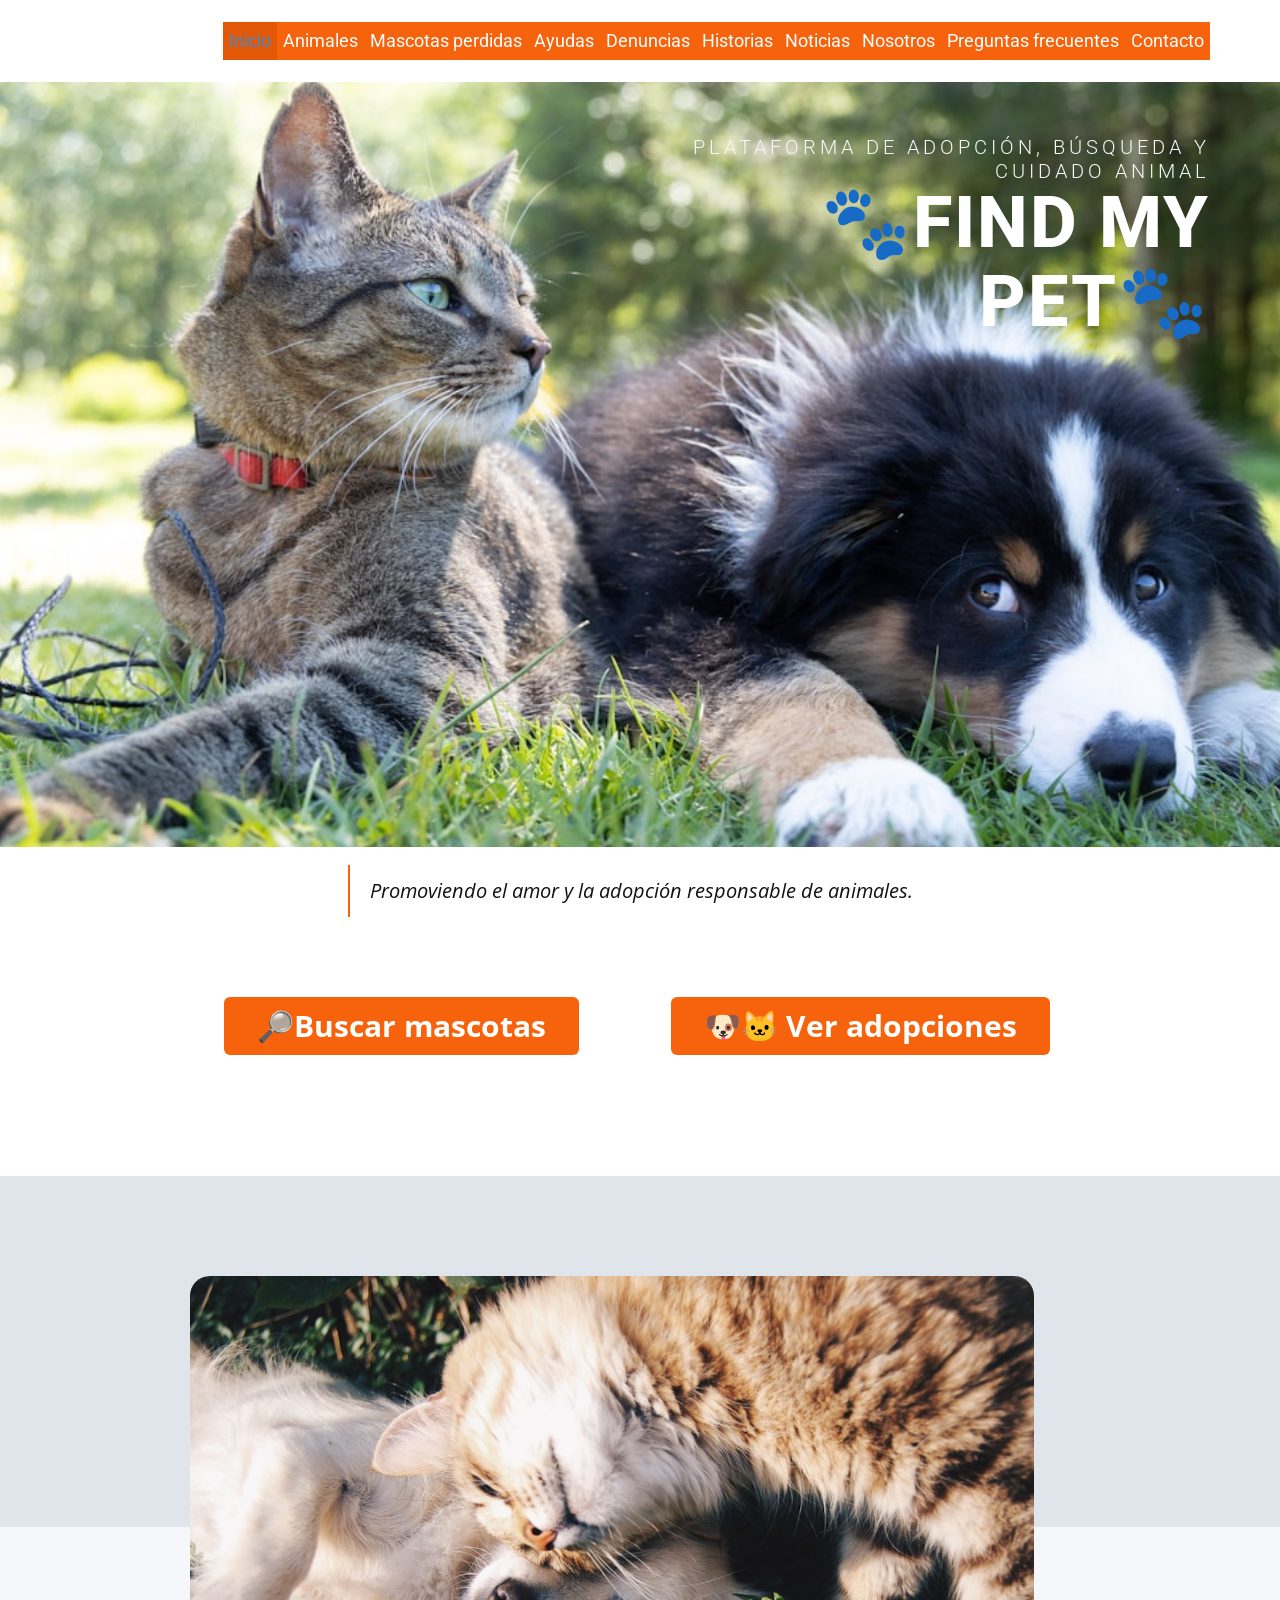
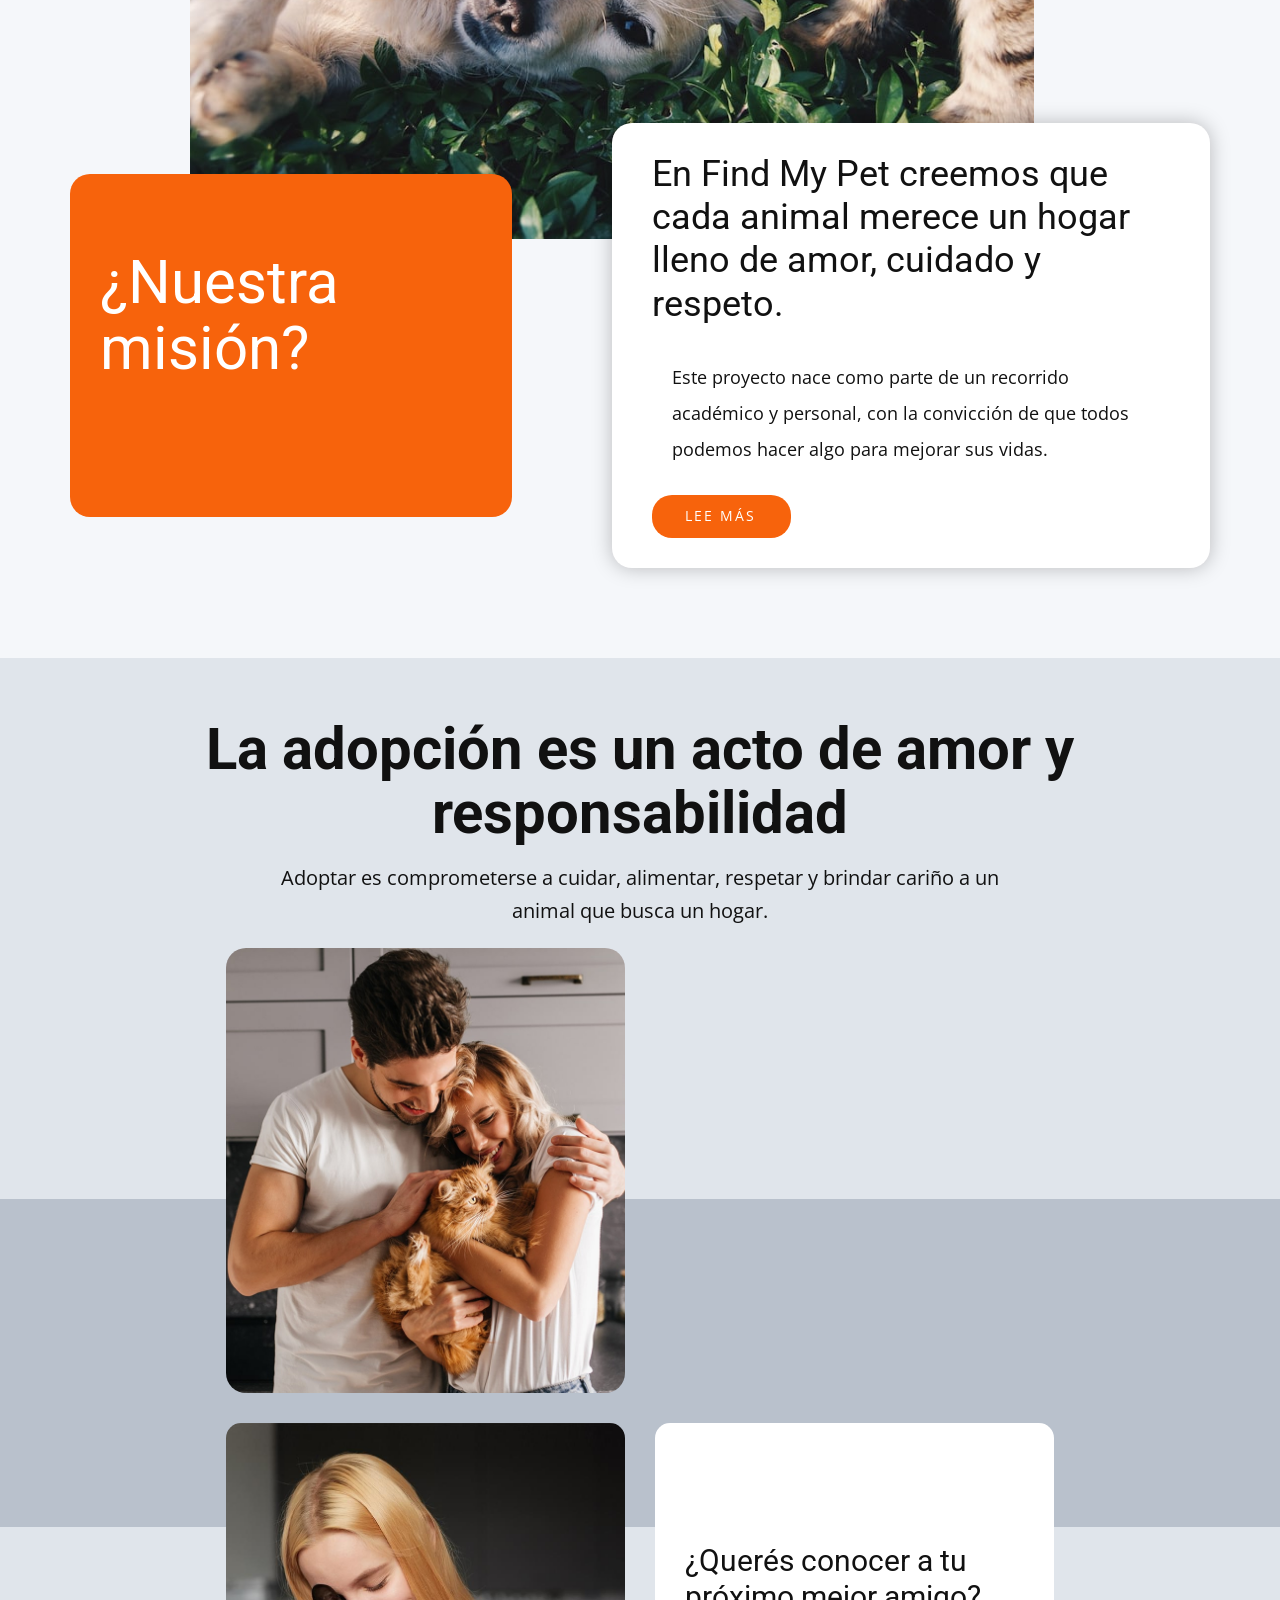
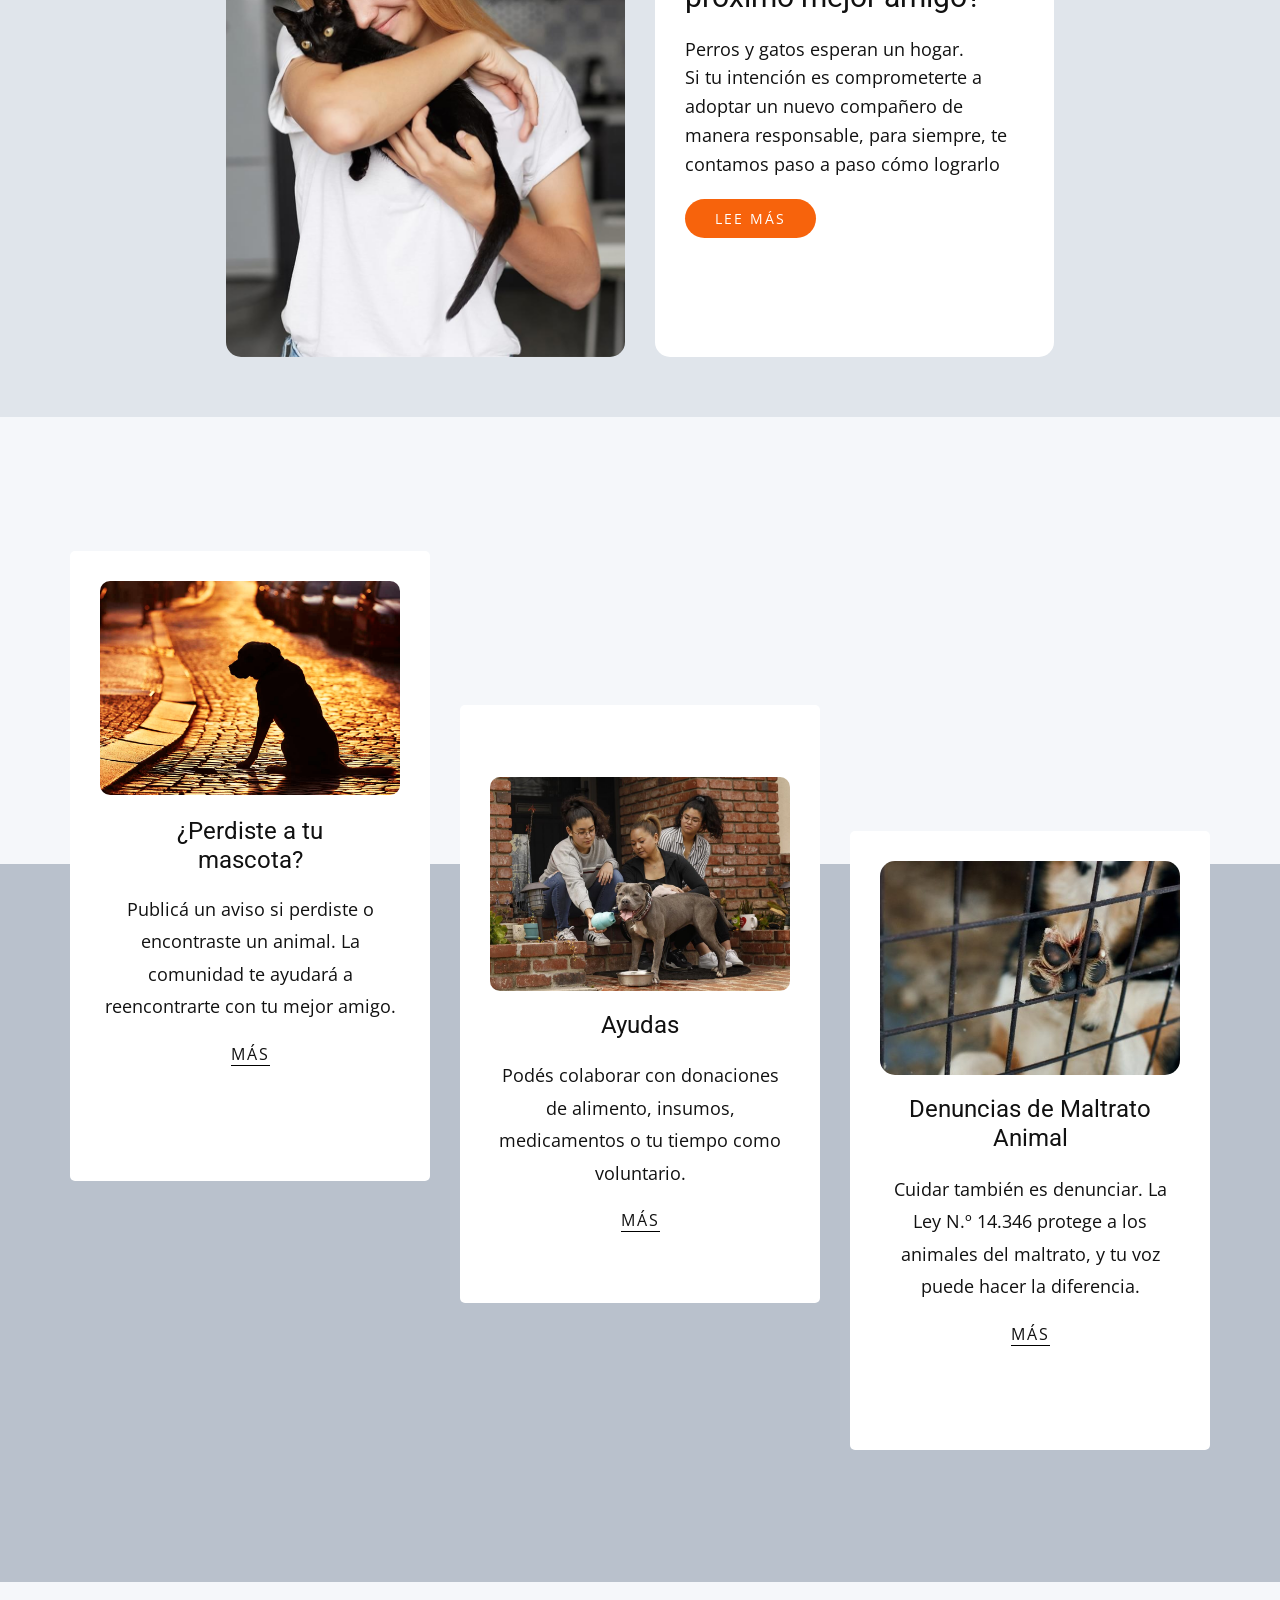
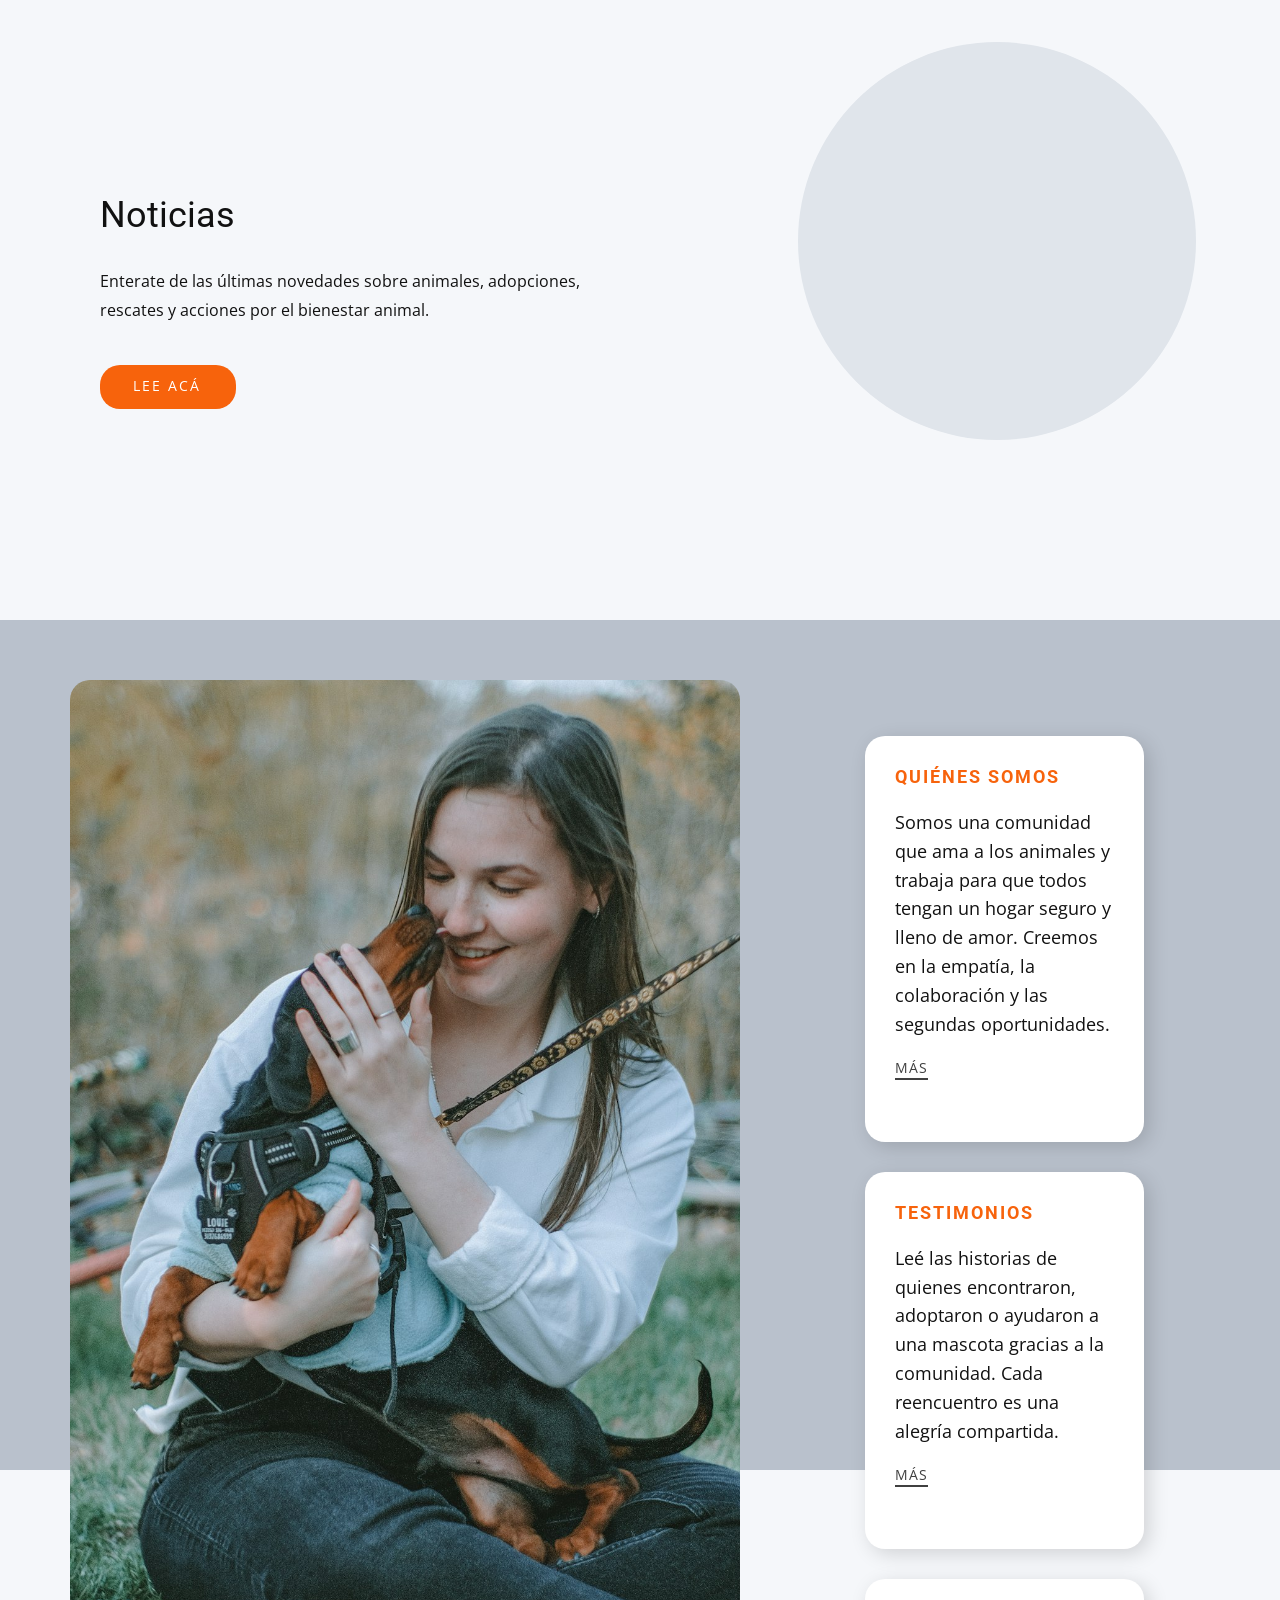
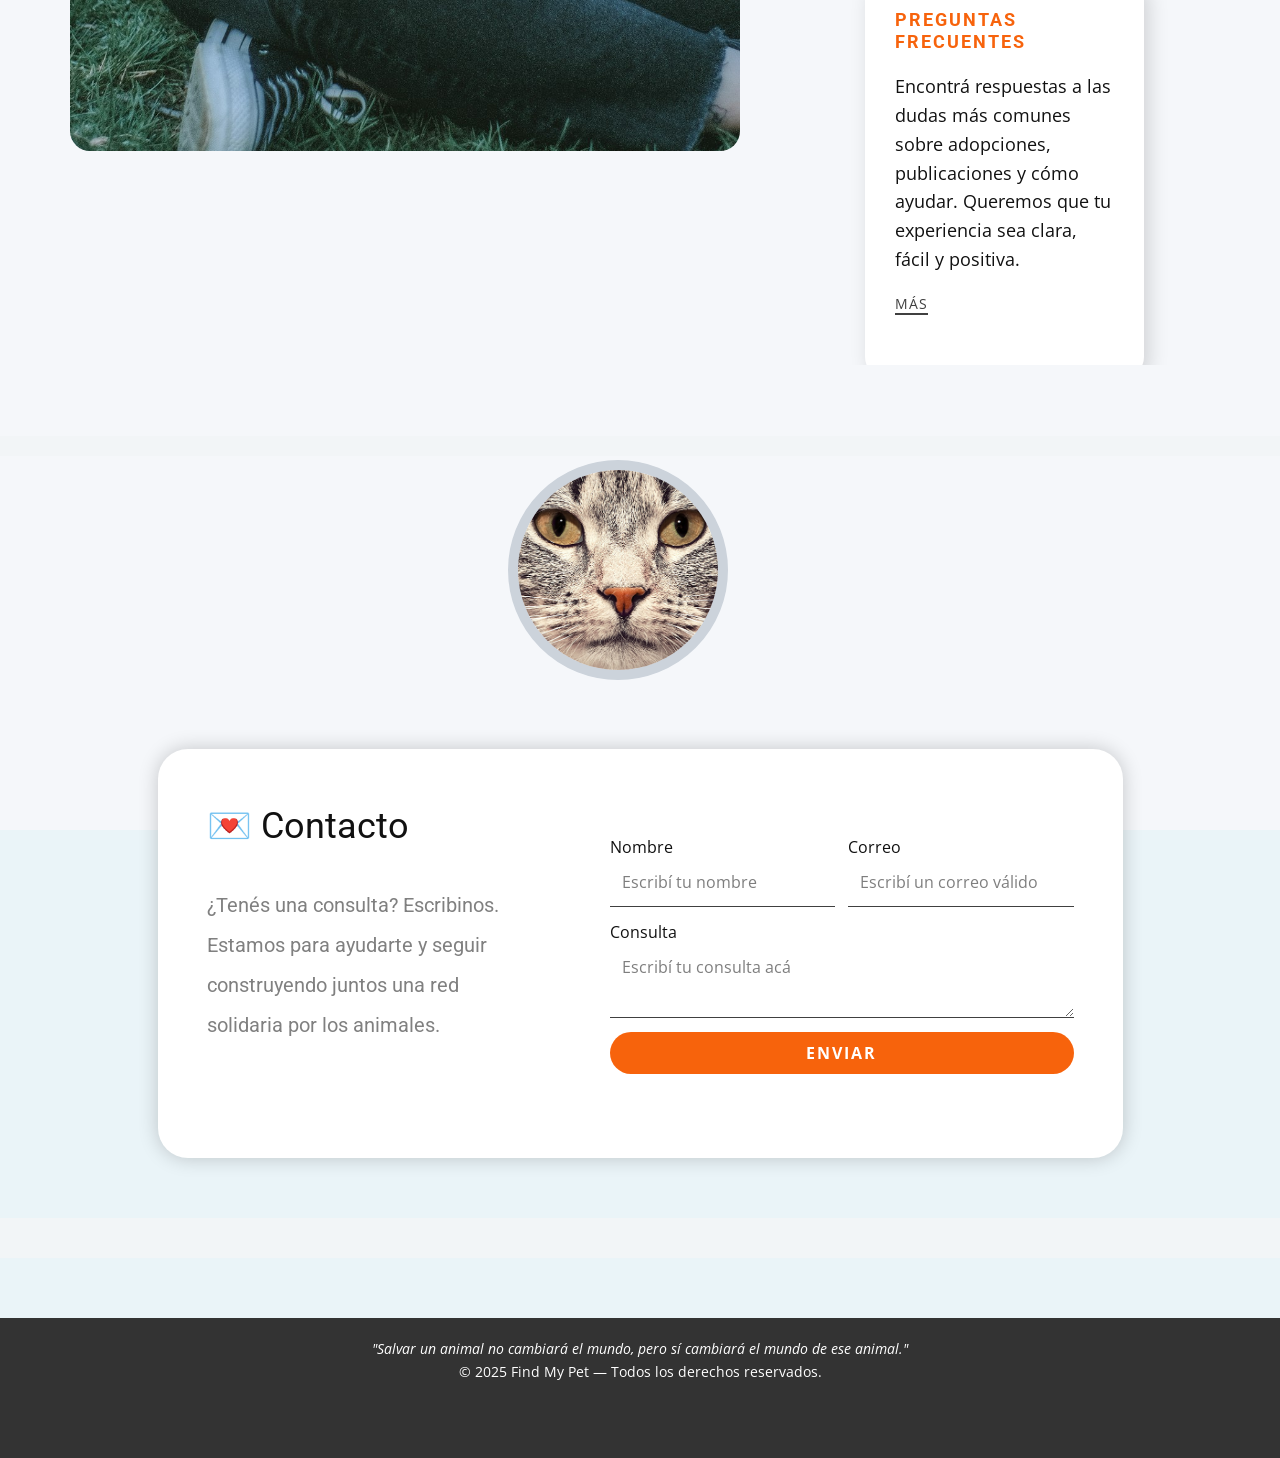
<file: index.html>
<!DOCTYPE html>
<html lang="es" style="font-size: 16px;">

<head>
  <meta name="viewport" content="width=device-width, initial-scale=1.0">
  <meta charset="utf-8">

  <!-- METADATOS SEO Y AUTORÍA -->
  <meta name="author" content="Fiorella Daniela Lorenzo">
  <meta name="description" content="Find My Pet es una plataforma dedicada a la adopción responsable, búsqueda y ayuda de animales. Promovemos el amor, el cuidado y la empatía hacia los animales.">
  <meta name="keywords" content="adopción, mascotas, animales, rescate, adopta, refugio, perros, gatos, Find My Pet, adopciones, bienestar animal">
  <title>Find My Pet</title>

  <!-- CONTROL DE INDEXACIÓN Y COMPATIBILIDAD -->
  <meta name="robots" content="index, follow">
  <meta http-equiv="X-UA-Compatible" content="IE=edge">
  <meta name="googlebot" content="index, follow">
  <meta name="notranslate" content="yes">
  <meta name="google-site-verification" content="codigo-de-verificacion-aqui">
  <meta http-equiv="refresh" content="600">
  <meta name="rating" content="general">
  <meta name="application-name" content="Find My Pet">
  <meta name="content-language" content="es">

<!-- RRSS (Open Graph y Twitter Cards) -->
  <meta property="og:title" content="Find My Pet - Adopciones y rescates">
  <meta property="og:description" content="Adoptá, encontrá y ayudá animales desde nuestra comunidad solidaria.">
  <meta property="og:image" content="images/photo-1450778869180-41d0601e046e.jpeg">
  <meta property="og:url" content="https://findmypet.com">
  <meta property="og:type" content="website">

  <meta name="twitter:card" content="summary_large_image">
  <meta name="twitter:title" content="Find My Pet - Adopciones y rescates">
  <meta name="twitter:description" content="Plataforma solidaria para cuidar, adoptar y proteger animales.">
  <meta name="twitter:image" content="images/photo-1450778869180-41d0601e046e.jpeg">

  <meta name="theme-color" content="#478ac9">
  <meta name="generator" content="Nicepage 7.14.0, nicepage.com">

  <!-- CSS -->
  <link rel="stylesheet" href="css/nicepage.css" media="screen">
  <link rel="stylesheet" href="css/index.css" media="screen">

  <!-- JS -->
  <script class="u-script" type="text/javascript" src="js/jquery.js" defer></script>
  <script class="u-script" type="text/javascript" src="js/nicepage.js" defer></script>

  <meta name="generator" content="Nicepage 7.14.0, nicepage.com">

  <!-- FAVICON -->
  <link rel="icon" href="images/favicon.ico" type="image/ico">
  <link rel="shortcut icon" href="images/favicon.ico" type="image/ico">
  <link rel="apple-touch-icon" href="images/favicon.ico">

<!-- FUENTES -->
  <link rel="stylesheet" href="https://fonts.googleapis.com/css2?family=Roboto:wght@300;400;700&family=Open+Sans:wght@300;400;600;700&display=swap">
</head>

<body class="u-body u-clearfix u-xl-mode" data-lang="es"></body>

  <link id="u-page-google-font" rel="stylesheet"
        href="https://fonts.googleapis.com/css2?display=swap&family=Roboto:wght@300;400;700&family=Open+Sans:wght@300;400;600;700">
  
  <script type="application/ld+json">
  {
    "@context": "http://schema.org",
    "@type": "Organization",
    "name": "Find My Pet",
    "logo": "images/default-logo.png"
  }
  </script>

  <meta name="theme-color" content="#478ac9">
  <meta property="og:title" content="Find My Pet">
  <meta property="og:type" content="website">
  <meta name="referrer" content="origin">
  <meta data-intl-tel-input-cdn-path="intlTelInput/"></head>

<body data-home-page="Template-find-my-pet/Casa.html" data-home-page-title="Casa" class="u-body u-clearfix u-xl-mode" data-lang="es">

  <!-- ================= HEADER ================= -->
  <header class="u-clearfix u-header u-header" id="header">
    <div class="u-clearfix u-sheet u-sheet-1">
      <a href="#" class="u-image u-logo u-image-1">
      </a>

      <!-- NAVEGACIÓN PRINCIPAL -->
      <nav class="u-menu u-menu-one-level u-offcanvas u-menu-1" role="navigation" aria-label="Menú principal">
        <div class="menu-collapse" style="font-size: 1.125rem;">
          <a class="u-button-style u-custom-color u-hamburger-link u-nav-link" href="#" aria-label="Abrir menú" aria-controls="menu">
            <svg class="u-svg-link" viewBox="0 0 24 24">
              <use xlink:href="#menu-hamburger"></use>
            </svg>
            <svg class="u-svg-content" id="menu-hamburger" viewBox="0 0 16 16">
              <rect y="1" width="16" height="2"></rect>
              <rect y="7" width="16" height="2"></rect>
              <rect y="13" width="16" height="2"></rect>
            </svg>
          </a>
        </div>

        <!-- MENÚ PRINCIPAL -->
        <div class="u-custom-menu u-nav-container">
          <ul class="u-custom-font u-heading-font u-nav u-unstyled u-nav-1" role="menubar">
            <li role="none" class="u-nav-item"><a role="menuitem" class="u-button-style u-custom-color-1 u-nav-link u-text-active-palette-1-base u-text-hover-palette-4-base" href="index.html" style="padding: 10px 6px;">Inicio</a>
            </li><li role="none" class="u-nav-item"><a role="menuitem" class="u-button-style u-custom-color-1 u-nav-link u-text-active-palette-1-base u-text-hover-palette-4-base" href="adopciones.html" style="padding: 10px 6px;">Animales</a>
            </li><li role="none" class="u-nav-item"><a role="menuitem" class="u-button-style u-custom-color-1 u-nav-link u-text-active-palette-1-base u-text-hover-palette-4-base" href="perdidas.html" style="padding: 10px 6px;">Mascotas perdidas</a>
            </li><li role="none" class="u-nav-item"><a role="menuitem" class="u-button-style u-custom-color-1 u-nav-link u-text-active-palette-1-base u-text-hover-palette-4-base" href="ayuda.html" style="padding: 10px 6px;">Ayudas</a>
            </li><li role="none" class="u-nav-item"><a role="menuitem" class="u-button-style u-custom-color-1 u-nav-link u-text-active-palette-1-base u-text-hover-palette-4-base" href="denuncias.html" style="padding: 10px 6px;">Denuncias</a>
            </li><li role="none" class="u-nav-item"><a role="menuitem" class="u-button-style u-custom-color-1 u-nav-link u-text-active-palette-1-base u-text-hover-palette-4-base" href="historias.html" style="padding: 10px 6px;">Historias</a>
            </li><li role="none" class="u-nav-item"><a role="menuitem" class="u-button-style u-custom-color-1 u-nav-link u-text-active-palette-1-base u-text-hover-palette-4-base" href="noticias.html" style="padding: 10px 6px;">Noticias</a>
            </li><li role="none" class="u-nav-item"><a role="menuitem" class="u-button-style u-custom-color-1 u-nav-link u-text-active-palette-1-base u-text-hover-palette-4-base" href="quienes-somos.html" style="padding: 10px 6px;">Nosotros</a>
            </li><li role="none" class="u-nav-item"><a role="menuitem" class="u-button-style u-custom-color-1 u-nav-link u-text-active-palette-1-base u-text-hover-palette-4-base" href="faq.html" style="padding: 10px 6px;">Preguntas frecuentes</a>
            </li><li role="none" class="u-nav-item"><a role="menuitem" class="u-button-style u-custom-color-1 u-nav-link u-text-active-palette-1-base u-text-hover-palette-4-base" href="Contacto.html" style="padding: 10px 6px;">Contacto</a>
          </li></ul>
        </div>
      <div class="u-custom-menu u-nav-container-collapse" id="25de" role="region" aria-label="Menu panel">
            <div class="u-container-style u-custom-color-1 u-inner-container-layout u-opacity u-opacity-95 u-sidenav">
              <div class="u-inner-container-layout u-sidenav-overflow">
                <div class="u-menu-close" tabindex="-1" aria-label="Close menu"></div>
  
                <ul class="u-align-center u-custom-font u-heading-font u-nav u-popupmenu-items u-spacing-1 u-unstyled u-nav-2" role="menubar"><li role="none" class="u-nav-item"><a role="menuitem" class="u-button-style u-nav-link" href="index.html">Inicio</a>
</li><li role="none" class="u-nav-item"><a role="menuitem" class="u-button-style u-nav-link" href="adopciones.html">Animales</a>
</li><li role="none" class="u-nav-item"><a role="menuitem" class="u-button-style u-nav-link" href="perdidas.html">Mascotas perdidas</a>
</li><li role="none" class="u-nav-item"><a role="menuitem" class="u-button-style u-nav-link" href="ayuda.html">Ayudas</a>
</li><li role="none" class="u-nav-item"><a role="menuitem" class="u-button-style u-nav-link" href="denuncias.html">Denuncias</a>
</li><li role="none" class="u-nav-item"><a role="menuitem" class="u-button-style u-nav-link" href="historias.html">Historias</a>
</li><li role="none" class="u-nav-item"><a role="menuitem" class="u-button-style u-nav-link" href="noticias.html">Noticias</a>
</li><li role="none" class="u-nav-item"><a role="menuitem" class="u-button-style u-nav-link" href="quienes-somos.html">Quiénes somos</a>
</li><li role="none" class="u-nav-item"><a role="menuitem" class="u-button-style u-nav-link" href="faq.html">Preguntas frecuentes</a>
</li><li role="none" class="u-nav-item"><a role="menuitem" class="u-button-style u-nav-link" href="Contacto.html">Contacto</a>
</li></ul>
              </div>
            </div>
            <div class="u-grey-70 u-menu-overlay u-opacity u-opacity-70"></div>
          </div>
        </nav>
      </div></header>

      <!-- ================= MAIN ================= -->
       <main>

        <div itemscope itemtype="https://schema.org/Organization">
  <meta itemprop="name" content="Find My Pet Argentina">
  <meta itemprop="url" content="https://findmypet.com.ar">
  <meta itemprop="email" content="FindMyPetArgentina@gmail.com">
</div>


    <!-- HERO -->
    <section class="u-align-right u-clearfix u-image u-section-1" id="sec-d57f" data-image-width="1280" data-image-height="853">
      <div class="u-clearfix u-sheet u-sheet-1">
        <h5 class="u-text u-text-palette-5-light-3 u-text-1"> Plataforma de adopción, búsqueda y cuidado animal</h5>
        <h1 class="u-align-right u-text u-text-body-alt-color u-text-2"> 🐾Find My Pet🐾</h1>
      </div>
    </section>
    <section class="u-clearfix u-section-2" id="block-3">
      <div class="u-clearfix u-sheet u-sheet-1">
        <blockquote class="u-border-2 u-border-custom-color-1 u-text u-text-default u-text-1"> Promoviendo el amor y la adopción responsable de animales.</blockquote>
        <a href="perdidas.html" data-page-id="529900832" class="u-border-none u-btn u-btn-round u-button-style u-custom-color-1 u-hover-custom-color-1 u-radius u-text-active-palette-4-base u-btn-1" title="perdidas">🔎Buscar mascotas</a>
        <a href="adopciones.html" data-page-id="376621212" class="u-border-none u-btn u-btn-round u-button-style u-custom-color-1 u-hover-custom-color-1 u-radius u-text-active-palette-4-base u-btn-2" title="animales">🐶🐱 Ver adopciones </a>
      </div>
    </section>

    <!-- MISIÓN -->
    <section class="u-clearfix u-palette-5-light-3 u-section-3" id="sec-e9c3">
      <div class="u-expanded-width u-palette-5-light-2 u-shape u-shape-rectangle u-shape-1"></div>
      <img class="u-image u-image-round u-radius-20 u-image-1" src="images/photo-1450778869180-41d0601e046e.jpeg" alt="" data-image-width="1280" data-image-height="753">
      <div class="u-align-left u-container-align-left u-container-style u-custom-color-1 u-group u-radius-20 u-shape-round u-group-1">
        <div class="u-container-layout u-valign-middle-lg u-valign-middle-md u-valign-middle-sm u-valign-middle-xs u-container-layout-1">
          <h2 class="u-align-left u-text u-text-1"> ¿Nuestra misión?</h2>
        </div>
      </div>
      <div class="u-align-left u-container-align-left u-container-style u-group u-radius-20 u-shape-round u-white u-group-2">
        <div class="u-container-layout u-valign-middle u-container-layout-2">
          <h3 class="u-align-left u-text u-text-2"> En Find My Pet creemos que cada animal merece un hogar lleno de amor, cuidado y respeto.</h3>
          <ol class="u-align-left u-text u-text-3">Este proyecto nace como parte de un recorrido académico y personal, con la convicción de que todos podemos hacer algo para mejorar sus vidas. </ol>
          <a href="quienes-somos.html" data-page-id="84015511" class="u-active-palette-5-light-1 u-align-left u-border-none u-btn u-btn-round u-button-style u-custom-color-1 u-hover-palette-5-light-1 u-radius-20 u-btn-1" target="_blank" title="quiénes somos">Lee más </a>
        </div>
      </div>
    </section>
    <section class="u-align-center u-clearfix u-palette-5-light-2 u-valign-middle u-section-4" id="sec-4aca">
      <h2 class="u-align-center u-text u-text-default u-text-1"> La adopción es un acto de amor y responsabilidad</h2>
      <p class="u-align-center u-text u-text-2"> Adoptar es comprometerse a cuidar, alimentar, respetar y brindar cariño a un animal que busca un hogar.</p>
      <div class="u-expanded-width u-palette-5-base u-shape u-shape-rectangle u-shape-1"></div>
      <div class="data-layout-selected u-clearfix u-gutter-30 u-layout-wrap u-layout-wrap-1">
        <div class="u-gutter-0 u-layout">
          <div class="u-layout-col">
            <div class="u-size-30">
              <div class="u-layout-row">
                <div class="u-container-style u-image u-image-round u-layout-cell u-radius-35 u-size-30 u-image-1" data-image-width="900" data-image-height="900">
                  <div class="u-container-layout u-container-layout-1"></div>
                </div>
                <div class="u-container-style u-image u-image-round u-layout-cell u-radius-30 u-size-30 u-image-2" data-image-width="853" data-image-height="1280">
                  <div class="u-container-layout u-valign-top u-container-layout-2"></div>
                </div>
              </div>
            </div>
            <div class="u-size-30">
              <div class="u-layout-row">
                <div class="u-align-left u-container-align-left u-container-style u-image u-image-round u-layout-cell u-radius-30 u-size-30 u-image-3" data-image-width="862" data-image-height="1080">
                  <div class="u-container-layout u-container-layout-3"></div>
                </div>
                <div class="u-align-left u-container-align-left u-container-style u-layout-cell u-radius-30 u-size-30 u-white u-layout-cell-4">
                  <div class="u-container-layout u-valign-middle u-container-layout-4">
                    <h3 class="u-text u-text-default u-text-3"> ¿Querés conocer a tu próximo mejor amigo?</h3>
                    <p class="u-custom-font u-text u-text-font u-text-4"> Perros y gatos esperan un hogar.&nbsp;<br>Si tu intención es comprometerte a adoptar un nuevo compañero de manera responsable, para siempre, te contamos paso a paso cómo lograrlo
                    </p>
                    <a href="adopciones.html" data-page-id="376621212" class="u-active-palette-5-light-1 u-align-left u-btn u-btn-round u-button-style u-custom u-custom-color-1 u-hover-palette-5-light-1 u-radius-20 u-btn-1" data-animation-name="" data-animation-duration="0" data-animation-delay="0" data-animation-direction="" title="Adopciones">lee más </a>
                  </div>
                </div>
              </div>
            </div>
          </div>
        </div>
      </div>
    </section>
    <section class="u-clearfix u-palette-5-base u-section-5" id="sec-ffe8">
      <div class="u-border-no-bottom u-border-no-left u-border-no-right u-border-no-top u-expanded-width u-palette-5-light-3 u-shape u-shape-rectangle u-shape-1"></div>
      <div class="data-layout-selected u-clearfix u-gutter-30 u-layout-wrap u-layout-wrap-1" data-animation-name="" data-animation-duration="0" data-animation-delay="0" data-animation-direction="">
        <div class="u-gutter-0 u-layout">
          <div class="u-layout-row">
            <div class="u-size-20 u-size-30-md">
              <div class="u-layout-col">
                <div class="u-align-center u-container-align-center u-container-style u-layout-cell u-radius-20 u-shape-round u-size-30 u-white u-layout-cell-1">
                  <div class="u-container-layout u-container-layout-1">
                    <img class="u-expanded-width u-image u-image-round u-radius-10 u-image-1" src="images/lost-dog-2021-08-26-22-38-46-utc.jpg" data-image-width="1200" data-image-height="800">
                    <h4 class="u-text u-text-default u-text-1">¿Perdiste a tu mascota? </h4>
                    <p class="u-text u-text-2"> Publicá un aviso si perdiste o encontraste un animal. La comunidad te ayudará a reencontrarte con tu mejor amigo. </p>
                    <a href="perdidas.html" data-page-id="529900832" class="u-active-none u-align-center u-border-1 u-border-active-grey-60 u-border-black u-border-hover-grey-60 u-border-no-left u-border-no-right u-border-no-top u-btn u-button-style u-hover-none u-none u-text-body-color u-btn-1" title="Perdidas o búsquedas">más </a>
                  </div>
                </div>
                <div class="u-container-style u-layout-cell u-size-30 u-layout-cell-2">
                  <div class="u-container-layout u-valign-top u-container-layout-2"></div>
                </div>
              </div>
            </div>
            <div class="u-size-20 u-size-30-md">
              <div class="u-layout-col">
                <div class="u-container-style u-layout-cell u-size-20 u-layout-cell-3">
                  <div class="u-container-layout u-container-layout-3"></div>
                </div>
                <div class="u-align-center u-container-align-center u-container-style u-layout-cell u-radius-20 u-shape-round u-size-20 u-white u-layout-cell-4">
                  <div class="u-container-layout u-valign-middle u-container-layout-4">
                    <img class="u-expanded-width u-image u-image-round u-radius-10 u-image-2" src="images/la-photos-1staff-515673-me-0331-coronavirus-pet-adoptions-05-cmc.jpg" data-image-width="1200" data-image-height="800">
                    <h4 class="u-text u-text-default u-text-3">Ayudas </h4>
                    <p class="u-text u-text-4"> P​odés colaborar con donaciones de alimento, insumos, medicamentos o tu tiempo como voluntario.</p>
                    <a href="ayuda.html" data-page-id="79879512" class="u-active-none u-align-center u-border-1 u-border-active-grey-60 u-border-black u-border-hover-grey-60 u-border-no-left u-border-no-right u-border-no-top u-btn u-button-style u-hover-none u-none u-text-body-color u-btn-2" title="Ayudas/donaciones">más </a>
                  </div>
                </div>
                <div class="u-container-style u-layout-cell u-size-20 u-layout-cell-5">
                  <div class="u-container-layout u-container-layout-5"></div>
                </div>
              </div>
            </div>
            <div class="u-size-20 u-size-60-md">
              <div class="u-layout-col">
                <div class="u-container-style u-layout-cell u-size-30 u-layout-cell-6">
                  <div class="u-container-layout u-valign-top u-container-layout-6"></div>
                </div>
                <div class="u-align-center u-container-align-center u-container-style u-layout-cell u-radius-20 u-shape-round u-size-30 u-white u-layout-cell-7">
                  <div class="u-container-layout u-container-layout-7">
                    <img class="u-expanded-width u-image u-image-round u-radius-15 u-image-3" src="images/IMG_20240806_101051_870-640x360.jpg" data-image-width="1200" data-image-height="675">
                    <h4 class="u-text u-text-default u-text-5"> Denuncias de Maltrato Animal</h4>
                    <p class="u-text u-text-6"> Cuidar también es denunciar. La Ley N.º 14.346 protege a los animales del maltrato, y tu voz puede hacer la diferencia.</p>
                    <a href="denuncias.html" data-page-id="260257457" class="u-active-none u-align-center u-border-1 u-border-active-grey-60 u-border-black u-border-hover-grey-60 u-border-no-left u-border-no-right u-border-no-top u-btn u-button-style u-hover-none u-none u-text-body-color u-btn-3" title="Denuncias">más </a>
                  </div>
                </div>
              </div>
            </div>
          </div>
        </div>
      </div>
    </section>
    <section class="u-align-center u-clearfix u-container-align-center u-palette-5-light-3 u-section-6" id="sec-aac4">
      <div class="u-clearfix u-sheet u-valign-middle u-sheet-1">
        <div class="data-layout-selected u-clearfix u-expanded-width u-layout-wrap u-layout-wrap-1">
          <div class="u-layout">
            <div class="u-layout-row">
              <div class="u-container-align-left u-container-style u-layout-cell u-left-cell u-size-30 u-layout-cell-1">
                <div class="u-container-layout u-valign-middle u-container-layout-1">
                  <h3 class="u-align-left u-text u-text-1"> Noticias</h3>
                  <p class="u-align-left u-text u-text-2">Enterate de las últimas novedades sobre animales, adopciones, rescates y acciones por el bienestar animal. </p>
                  <a href="noticias.html" data-page-id="23875494" class="u-active-palette-5-light-1 u-align-left u-border-none u-btn u-btn-round u-button-style u-custom-color-1 u-hover-palette-5-light-1 u-radius-20 u-btn-1" title="Noticias">lee acá </a>
                </div>
              </div>
              <div class="u-container-style u-layout-cell u-right-cell u-size-30 u-layout-cell-2">
                <div class="u-container-layout u-valign-middle-sm u-valign-middle-xs u-container-layout-2">
                  <div class="u-palette-5-light-2 u-shape u-shape-circle u-shape-1"></div>
                  <div alt="" class="u-image u-image-circle u-image-1" data-image-width="1280" data-image-height="960"></div>
                </div>
              </div>
            </div>
          </div>
        </div>
      </div>
    </section>
    <section class="u-align-center u-clearfix u-palette-5-light-3 u-section-7" id="sec-8d9b">
      <div class="u-expanded-width u-palette-5-base u-shape u-shape-rectangle u-shape-1"></div>
      <img class="u-image u-image-round u-radius-20 u-image-1" src="images/photo-1619451683243-b629e920805d.jpeg" data-image-width="727" data-image-height="1280">
      <div class="u-layout-grid u-list u-list-1">
        <div class="u-repeater u-repeater-1">
          <div class="u-align-left u-container-align-left u-container-style u-list-item u-radius-20 u-repeater-item u-shape-round u-video-cover u-white u-list-item-1">
            <div class="u-container-layout u-similar-container u-container-layout-1">
              <h4 class="u-align-left u-text u-text-custom-color-1 u-text-1">Quiénes somos </h4>
              <p class="u-align-left u-text u-text-2">Somos una comunidad que ama a los animales y trabaja para que todos tengan un hogar seguro y lleno de amor. Creemos en la empatía, la colaboración y las segundas oportunidades. </p>
              <a href="quienes-somos.html" data-page-id="84015511" class="u-align-left u-border-2 u-border-active-palette-5-base u-border-grey-75 u-border-hover-palette-5-base u-border-no-left u-border-no-right u-border-no-top u-btn u-button-style u-none u-btn-1" title="Quiénes somos">MÁS </a>
            </div>
          </div>
          <div class="u-align-left u-container-align-left u-container-style u-list-item u-radius-20 u-repeater-item u-shape-round u-white u-list-item-2">
            <div class="u-container-layout u-similar-container u-container-layout-2">
              <h4 class="u-align-left u-text u-text-custom-color-1 u-text-3">TESTIMONIOS </h4>
              <p class="u-align-left u-text u-text-4">Leé las historias de quienes encontraron, adoptaron o ayudaron a una mascota gracias a la comunidad. Cada reencuentro es una alegría compartida. </p>
              <a href="historias.html" data-page-id="51706550" class="u-align-left u-border-2 u-border-active-palette-5-base u-border-grey-75 u-border-hover-palette-5-base u-border-no-left u-border-no-right u-border-no-top u-btn u-button-style u-none u-btn-2" title="Historias">MÁS </a>
            </div>
          </div>
          <div class="u-align-left u-container-align-left u-container-style u-list-item u-radius-20 u-repeater-item u-shape-round u-video-cover u-white u-list-item-3">
            <div class="u-container-layout u-similar-container u-container-layout-3">
              <h4 class="u-align-left u-text u-text-custom-color-1 u-text-5">PREGUNTAS FRECUENTES </h4>
              <p class="u-align-left u-text u-text-6">Encontrá respuestas a las dudas más comunes sobre adopciones, publicaciones y cómo ayudar. Queremos que tu experiencia sea clara, fácil y positiva. </p>
              <a href="faq.html" data-page-id="89629798" class="u-align-left u-border-2 u-border-active-palette-5-base u-border-grey-75 u-border-hover-palette-5-base u-border-no-left u-border-no-right u-border-no-top u-btn u-button-style u-none u-btn-3" title="Preguntas frecuentes">MÁS </a>
            </div>
          </div>
        </div>
          </div> 
  </section> 

  <!--  PREGUNTAS FRECUENTES -->
  <section class="u-section-faq">
     <div class="u-container">
    <!-- contenido del FAQ -->
  </div>
</section>

    <!-- ================= CONTACTO ================= -->
<section class="u-align-center u-clearfix u-palette-5-base u-section-8" id="sec-3909">

  <!--  FORMULARIO SUPERIOR (Formspree) -->
  <div class="u-form u-form-1">
    <form action="https://formspree.io/f/xzzklgjr" method="POST" class="u-clearfix u-form-horizontal u-form-spacing-13 u-inner-form" style="padding: 11px;">
      <div class="u-form-email u-form-group u-label-none">
        <label for="email-6564" class="u-label u-label-1">Email</label>
        <input type="email" placeholder="Ingresá tu correo electrónico" id="email-6564" name="email"
          class="u-border-white u-input u-input-rectangle u-radius-50 u-input-1" required>
      </div>
      <div class="u-align-left u-form-group u-form-submit u-label-none">
        <button type="submit"
          class="u-active-palette-5-light-1 u-border-2 u-border-active-palette-5-light-1 u-border-hover-palette-5-light-1 u-border-palette-5-dark-1 u-btn u-btn-round u-btn-submit u-button-style u-hover-palette-5-light-1 u-palette-5-dark-1 u-radius-50 u-text-active-palette-5-base u-text-hover-palette-5-base u-btn-1">
          Enviar
        </button>
      </div>
      <div class="u-form-send-message u-form-send-success">¡Gracias! Tu mensaje fue enviado.</div>
      <div class="u-form-send-error u-form-send-message">❌ No se pudo enviar tu mensaje. Por favor, intentá nuevamente.</div>
    </form>
  </div>

  <!-- IMAGEN REDONDA GATO -->
  <div class="u-container-style u-expanded-width u-group u-palette-5-light-3 u-group-1">
    <div class="u-container-layout u-container-layout-1">
      <img class="u-border-10 u-border-palette-5-light-1 u-image u-image-circle u-image-1" src="images/jhjh.jpg" alt="Mascota feliz" data-image-width="600" data-image-height="437">
    </div>
  </div>

  <!--  BLOQUE PRINCIPAL DE CONTACTO -->
  <div class="u-container-style u-group u-radius-30 u-shape-round u-white u-group-2">
    <div class="u-container-layout u-container-layout-2">
      <h3 class="u-text u-text-default u-text-2"> 💌 Contacto</h3>

      <div class="u-form u-form-2">
        <form action="https://formspree.io/f/xzzklgjr" method="POST"
          class="u-clearfix u-form-spacing-13 u-form-vertical u-inner-form" style="padding: 0px;" name="form-2">
          <div class="u-form-group u-form-name u-form-partition-factor-2">
            <label for="name-da97" class="u-label">Nombre</label>
            <input type="text" placeholder="Escribí tu nombre" id="name-da97" name="name"
              class="u-border-grey-75 u-border-no-left u-border-no-right u-border-no-top u-input u-input-rectangle" required>
          </div>

          <div class="u-form-email u-form-group u-form-partition-factor-2">
            <label for="email-da97" class="u-label">Correo</label>
            <input type="email" placeholder="Escribí un correo válido" id="email-da97" name="email"
              class="u-border-grey-75 u-border-no-left u-border-no-right u-border-no-top u-input u-input-rectangle" required>
          </div>

          <div class="u-form-group u-form-message u-form-group-5">
            <label for="phone-10f2" class="u-label">Consulta</label>
            <textarea placeholder="​Escribí tu consulta acá" id="phone-10f2" name="message"
              class="u-border-grey-75 u-border-no-left u-border-no-right u-border-no-top u-input u-input-rectangle" required></textarea>
          </div>

          <div class="u-form-group u-form-submit">
            <button type="submit"
              class="u-active-palette-5-dark-1 u-border-none u-btn u-btn-round u-btn-submit u-button-style u-custom-color-1 u-hover-palette-5-dark-1 u-radius-50 u-text-body-alt-color u-btn-3">
              ENVIAR
            </button>
          </div>

          <div class="u-form-send-message u-form-send-success">✅ ¡Gracias! Tu mensaje fue enviado. </div>
          <div class="u-form-send-error u-form-send-message">❌ No se pudo enviar tu mensaje. Por favor, corrige los errores y volvé a intentarlo. </div>
        </form>
      </div>

      <p class="u-custom-font u-heading-font u-text u-text-grey-50 u-text-3">
        ¿Tenés una consulta? Escribinos. Estamos para ayudarte y seguir construyendo juntos una red solidaria por los animales.
      </p>

      <!-- ICONOS SOCIALES -->
      <div class="u-social-icons u-social-icons-1">
        <a class="u-social-url" target="_blank" href="#"><span
            class="u-icon u-icon-circle u-social-facebook u-social-icon u-text-palette-5-base u-icon-1"></span></a>
        <a class="u-social-url" target="_blank" href="#"><span
            class="u-icon u-icon-circle u-social-twitter u-social-icon u-text-palette-5-base u-icon-2"></span></a>
        <a class="u-social-url" target="_blank" href="#"><span
            class="u-icon u-icon-circle u-social-instagram u-social-icon u-text-palette-5-base u-icon-3"></span></a>
        <a class="u-social-url" target="_blank" href="#"><span
            class="u-icon u-icon-circle u-social-google u-social-icon u-text-palette-5-base u-icon-4"></span></a>
      </div>
    </div>
  </div>
</section>
    </main>

    
    <!-- ================= FOOTER ================= -->
    <footer class="u-align-center u-clearfix u-container-align-center u-footer u-grey-80" id="footer">
    <div class="u-sheet u-sheet-1">
      <p class="u-small-text u-text u-text-variant">
        <span style="font-style: italic;">"Salvar un animal no cambiará el mundo, pero sí cambiará el mundo de ese animal."</span><br>
        © 2025 Find My Pet — Todos los derechos reservados.
      </p>
    </div>
  </footer>

<script>
document.addEventListener("DOMContentLoaded", function() {
  const form = document.querySelector("form[action*='formspree.io']");
  if (!form) return;

  const successMsg = form.querySelector(".u-form-send-success");
  const errorMsg = form.querySelector(".u-form-send-error");

  form.addEventListener("submit", async function(e) {
    e.preventDefault();

    //  Mensajes previos
    if (successMsg) successMsg.style.display = "none";
    if (errorMsg) errorMsg.style.display = "none";

    const formData = new FormData(form);

    try {
      const response = await fetch(form.action, {
        method: "POST",
        body: formData,
        headers: { Accept: "application/json" },
      });

      if (response.ok) {
        form.reset();

        if (successMsg) {
          successMsg.style.display = "block";
          successMsg.textContent = "✅ ¡Gracias! Tu mensaje fue enviado correctamente 🐾";
          successMsg.style.color = "#1c4966";
          successMsg.style.textAlign = "center";
          successMsg.style.fontWeight = "600";
          successMsg.style.marginTop = "10px";
        } else {
          alert("✅ ¡Gracias! Tu mensaje fue enviado correctamente 🐾");
        }
      } else {
        if (errorMsg) {
          errorMsg.style.display = "block";
          errorMsg.textContent = "❌ No se pudo enviar tu mensaje. Intentalo nuevamente.";
          errorMsg.style.color = "#c0392b";
          errorMsg.style.textAlign = "center";
          errorMsg.style.fontWeight = "600";
          errorMsg.style.marginTop = "10px";
        } else {
          alert("❌ Error al enviar el mensaje.");
        }
      }
    } catch (err) {
      if (errorMsg) {
        errorMsg.style.display = "block";
        errorMsg.textContent = "⚠️ Error de conexión. Intentalo otra vez.";
        errorMsg.style.color = "#c0392b";
        errorMsg.style.textAlign = "center";
        errorMsg.style.fontWeight = "600";
        errorMsg.style.marginTop = "10px";
      } else {
        alert("⚠️ Error de conexión. Intentalo otra vez.");
      }
    }
  });
});
</script>

<!-- Google tag (gtag.js) -->
<script async src="https://www.googletagmanager.com/gtag/js?id=G-XXXXXXXXXX"></script>
<script>
window.dataLayer = window.dataLayer || [];
function gtag(){dataLayer.push(arguments);}
gtag('js', new Date());
gtag('config', 'G-XXXXXXXXXX');
</script>

<button id="btnTop" title="Volver arriba">⬆️</button>
<script>
const btn = document.getElementById("btnTop");
window.addEventListener("scroll",()=>btn.style.display=window.scrollY>200?"block":"none");
btn.addEventListener("click",()=>window.scrollTo({top:0,behavior:"smooth"}));
</script>


</body>
</html>
</file>
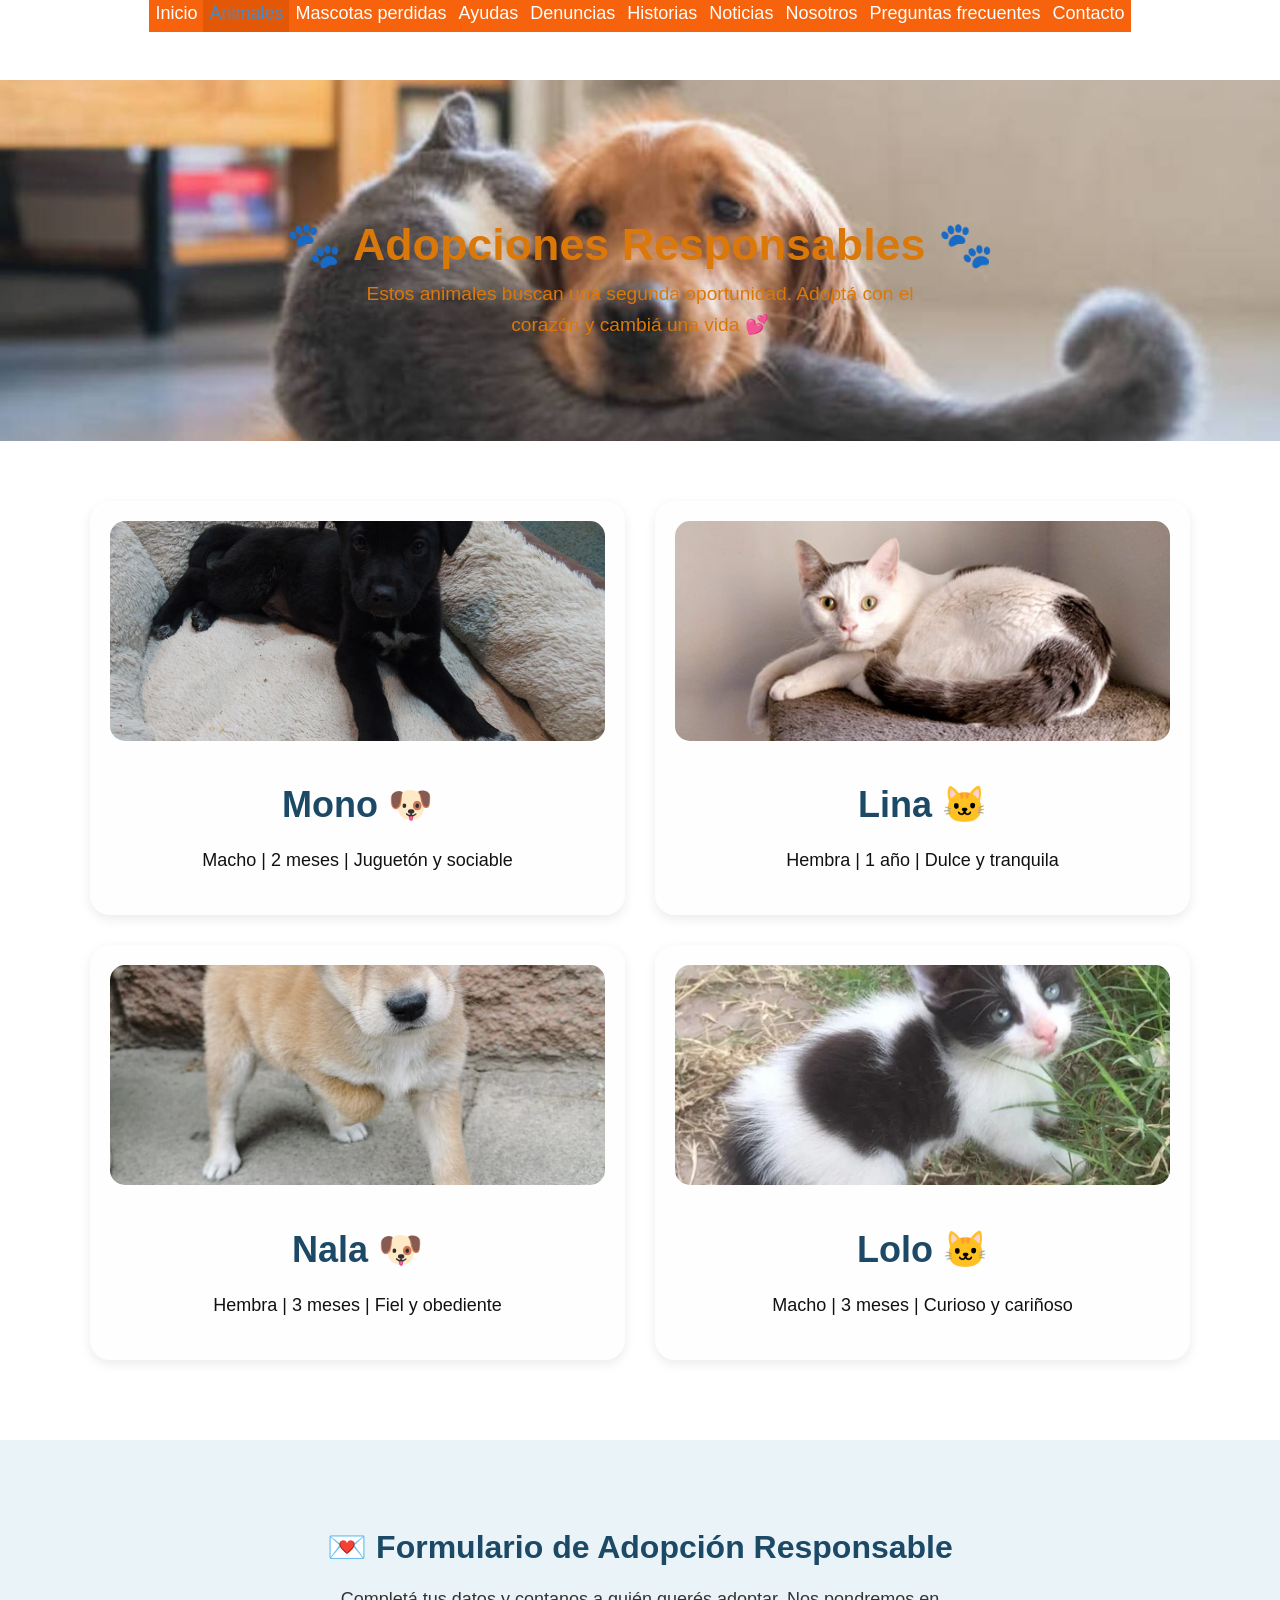
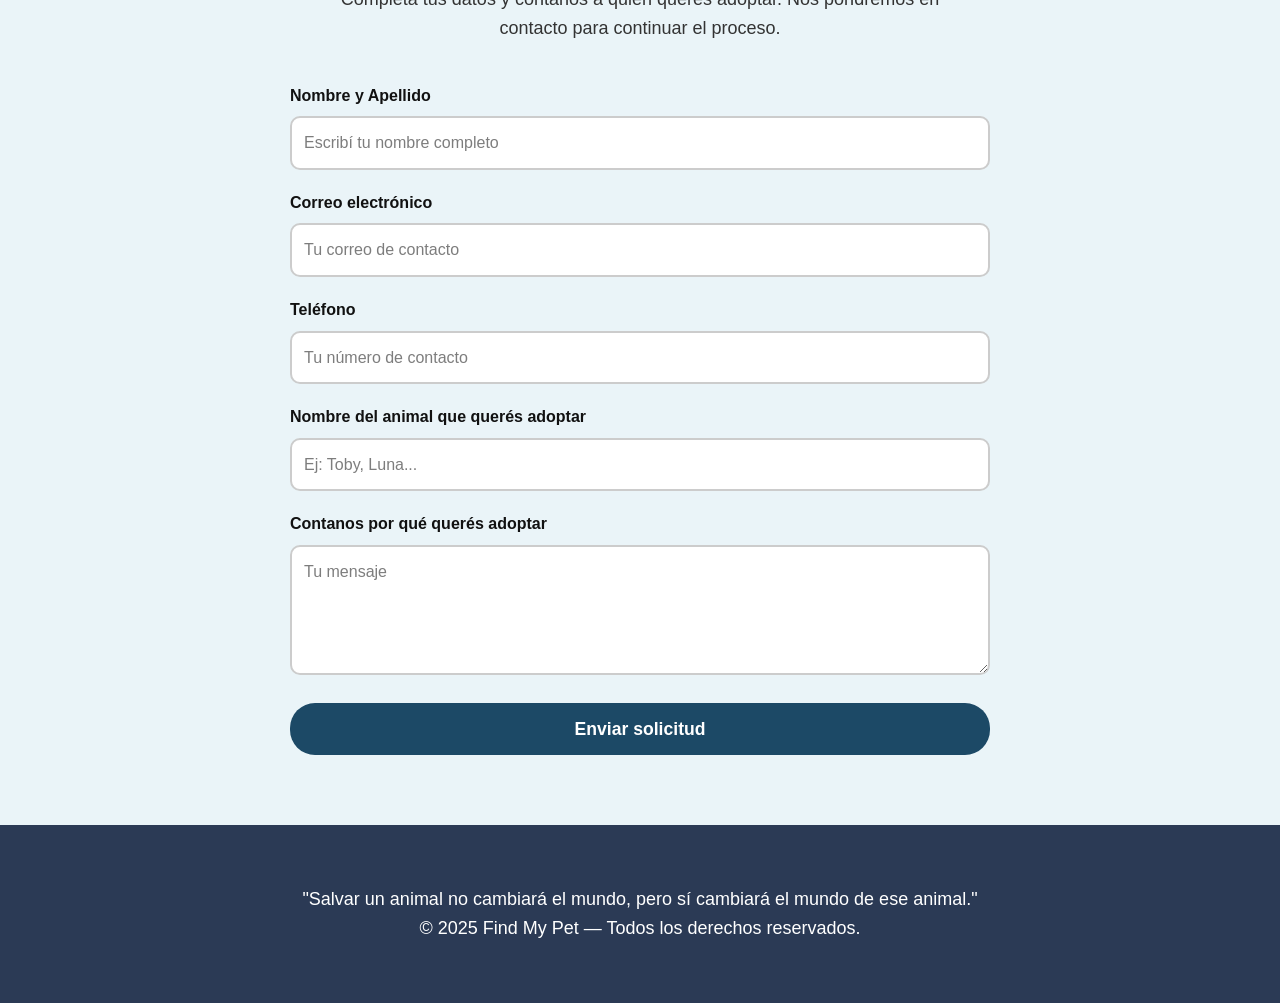
<file: adopciones.html>
<!DOCTYPE html>
<html lang="es">
<head>
  <meta charset="UTF-8">
  <meta name="viewport" content="width=device-width, initial-scale=1.0">
  <title>Adopciones - Find My Pet</title>
  <meta name="description" content="Adoptá un nuevo amigo: conocé animales que buscan un hogar en Find My Pet.">

  <!-- CSS -->
  <link rel="stylesheet" href="css/nicepage.css">
  <link rel="stylesheet" href="css/adopciones.css">
  <link rel="icon" type="image/ico" href="images/favicon.ico">
 
 <!-- JS -->
  <script src="js/jquery.js" defer></script>
  <script src="js/nicepage.js" defer></script>
</head>

<body class="u-body u-xl-mode" data-lang="es">

 <!-- HEADER -->
  <header class="u-clearfix u-header" id="header">
    <div class="u-clearfix u-sheet u-sheet-1">
      <div class="u-placeholder-logo"></div>

      
      <!-- NAVEGACIÓN PRINCIPAL -->
      <nav class="u-menu u-menu-one-level u-offcanvas u-menu-1" role="navigation" aria-label="Menú principal">
        <div class="menu-collapse" style="font-size: 1.125rem;">
          <a class="u-button-style u-custom-color u-hamburger-link u-nav-link" href="#" aria-label="Abrir menú" aria-controls="menu">
            <svg class="u-svg-link" viewBox="0 0 24 24">
              <use xlink:href="#menu-hamburger"></use>
            </svg>
            <svg class="u-svg-content" id="menu-hamburger" viewBox="0 0 16 16">
              <rect y="1" width="16" height="2"></rect>
              <rect y="7" width="16" height="2"></rect>
              <rect y="13" width="16" height="2"></rect>
            </svg>
          </a>
        </div>

        <!-- MENÚ PRINCIPAL -->
        <div class="u-custom-menu u-nav-container">
          <ul class="u-custom-font u-heading-font u-nav u-unstyled u-nav-1" role="menubar">
            <li role="none" class="u-nav-item"><a role="menuitem" class="u-button-style u-custom-color-1 u-nav-link u-text-active-palette-1-base u-text-hover-palette-4-base" href="index.html" style="padding: 10px 6px;">Inicio</a>
            </li><li role="none" class="u-nav-item"><a role="menuitem" class="u-button-style u-custom-color-1 u-nav-link u-text-active-palette-1-base u-text-hover-palette-4-base" href="adopciones.html" style="padding: 10px 6px;">Animales</a>
            </li><li role="none" class="u-nav-item"><a role="menuitem" class="u-button-style u-custom-color-1 u-nav-link u-text-active-palette-1-base u-text-hover-palette-4-base" href="perdidas.html" style="padding: 10px 6px;">Mascotas perdidas</a>
            </li><li role="none" class="u-nav-item"><a role="menuitem" class="u-button-style u-custom-color-1 u-nav-link u-text-active-palette-1-base u-text-hover-palette-4-base" href="ayuda.html" style="padding: 10px 6px;">Ayudas</a>
            </li><li role="none" class="u-nav-item"><a role="menuitem" class="u-button-style u-custom-color-1 u-nav-link u-text-active-palette-1-base u-text-hover-palette-4-base" href="denuncias.html" style="padding: 10px 6px;">Denuncias</a>
            </li><li role="none" class="u-nav-item"><a role="menuitem" class="u-button-style u-custom-color-1 u-nav-link u-text-active-palette-1-base u-text-hover-palette-4-base" href="historias.html" style="padding: 10px 6px;">Historias</a>
            </li><li role="none" class="u-nav-item"><a role="menuitem" class="u-button-style u-custom-color-1 u-nav-link u-text-active-palette-1-base u-text-hover-palette-4-base" href="noticias.html" style="padding: 10px 6px;">Noticias</a>
            </li><li role="none" class="u-nav-item"><a role="menuitem" class="u-button-style u-custom-color-1 u-nav-link u-text-active-palette-1-base u-text-hover-palette-4-base" href="quienes-somos.html" style="padding: 10px 6px;">Nosotros</a>
            </li><li role="none" class="u-nav-item"><a role="menuitem" class="u-button-style u-custom-color-1 u-nav-link u-text-active-palette-1-base u-text-hover-palette-4-base" href="faq.html" style="padding: 10px 6px;">Preguntas frecuentes</a>
            </li><li role="none" class="u-nav-item"><a role="menuitem" class="u-button-style u-custom-color-1 u-nav-link u-text-active-palette-1-base u-text-hover-palette-4-base" href="Contacto.html" style="padding: 10px 6px;">Contacto</a>
          </li></ul>
        </div>
      <div class="u-custom-menu u-nav-container-collapse" id="25de" role="region" aria-label="Menu panel">
            <div class="u-container-style u-custom-color-1 u-inner-container-layout u-opacity u-opacity-95 u-sidenav">
              <div class="u-inner-container-layout u-sidenav-overflow">
                <div class="u-menu-close" tabindex="-1" aria-label="Close menu"></div>
  
                <ul class="u-align-center u-custom-font u-heading-font u-nav u-popupmenu-items u-spacing-1 u-unstyled u-nav-2" role="menubar"><li role="none" class="u-nav-item"><a role="menuitem" class="u-button-style u-nav-link" href="index.html">Inicio</a>
</li><li role="none" class="u-nav-item"><a role="menuitem" class="u-button-style u-nav-link" href="adopciones.html">Animales</a>
</li><li role="none" class="u-nav-item"><a role="menuitem" class="u-button-style u-nav-link" href="perdidas.html">Mascotas perdidas</a>
</li><li role="none" class="u-nav-item"><a role="menuitem" class="u-button-style u-nav-link" href="ayuda.html">Ayudas</a>
</li><li role="none" class="u-nav-item"><a role="menuitem" class="u-button-style u-nav-link" href="denuncias.html">Denuncias</a>
</li><li role="none" class="u-nav-item"><a role="menuitem" class="u-button-style u-nav-link" href="historias.html">Historias</a>
</li><li role="none" class="u-nav-item"><a role="menuitem" class="u-button-style u-nav-link" href="noticias.html">Noticias</a>
</li><li role="none" class="u-nav-item"><a role="menuitem" class="u-button-style u-nav-link" href="quienes-somos.html">Nosotros</a>
</li><li role="none" class="u-nav-item"><a role="menuitem" class="u-button-style u-nav-link" href="faq.html">Preguntas frecuentes</a>
</li><li role="none" class="u-nav-item"><a role="menuitem" class="u-button-style u-nav-link" href="Contacto.html">Contacto</a>
</li></ul>
              </div>
            </div>
            <div class="u-grey-70 u-menu-overlay u-opacity u-opacity-70"></div>
          </div>
        </nav>
      </div></header>

      <!-- ================= MAIN ================= -->
       <main>

  <!-- 🔹 HERO -->
  <section class="u-section-hero">
    <h1>🐾 Adopciones Responsables 🐾</h1>
    <p>Estos animales buscan una segunda oportunidad.  
    Adoptá con el corazón y cambiá una vida 💕</p>
  </section>

  <!-- LISTADO DE ANIMALES -->
  <section class="u-section-adopciones">
    <div class="adopciones-grid">

      <div class="animal-card">
        <img src="images/perru.jpg" alt="Mono">
        <h3>Mono 🐶</h3>
        <p>Macho | 2 meses | Juguetón y sociable</p>
      </div>

      <div class="animal-card">
        <img src="images/gati.jpg" alt="Lina">
        <h3>Lina 🐱</h3>
        <p>Hembra | 1 año | Dulce y tranquila</p>
      </div>

      <div class="animal-card">
        <img src="images/perru1.jpg" alt="Nala">
        <h3>Nala 🐶</h3>
        <p>Hembra | 3 meses | Fiel y obediente</p>
      </div>

      <div class="animal-card">
        <img src="images/gati1.webp" alt="Lolo">
        <h3>Lolo 🐱</h3>
        <p>Macho | 3 meses | Curioso y cariñoso</p>
      </div>

    </div>
  </section>

  <!-- 🔹 FORMULARIO DE ADOPCIÓN -->
  <section class="u-section-form">
    <div class="u-container">
      <h2>💌 Formulario de Adopción Responsable</h2>
      <p>Completá tus datos y contanos a quién querés adoptar. Nos pondremos en contacto para continuar el proceso.</p>

      <form action="https://formspree.io/f/xzzklgjr" method="POST" class="form-adopcion">
        <div class="form-group">
          <label for="nombre">Nombre y Apellido</label>
          <input type="text" id="nombre" name="nombre" placeholder="Escribí tu nombre completo" required>
        </div>

        <div class="form-group">
          <label for="email">Correo electrónico</label>
          <input type="email" id="email" name="email" placeholder="Tu correo de contacto" required>
        </div>

        <div class="form-group">
          <label for="telefono">Teléfono</label>
          <input type="tel" id="telefono" name="telefono" placeholder="Tu número de contacto" required>
        </div>

        <div class="form-group">
          <label for="animal">Nombre del animal que querés adoptar</label>
          <input type="text" id="animal" name="animal" placeholder="Ej: Toby, Luna..." required>
        </div>

        <div class="form-group">
          <label for="mensaje">Contanos por qué querés adoptar</label>
          <textarea id="mensaje" name="mensaje" rows="4" placeholder="Tu mensaje" required></textarea>
        </div>

        <button type="submit" class="btn-enviar">Enviar solicitud</button>
      </form>
    </div>
  </section>

  <!-- 🔹 FOOTER -->
  <footer class="u-footer">
    <p>"Salvar un animal no cambiará el mundo, pero sí cambiará el mundo de ese animal."<br>
    © 2025 Find My Pet — Todos los derechos reservados.</p>
  </footer>

</body>
</html>
</file>
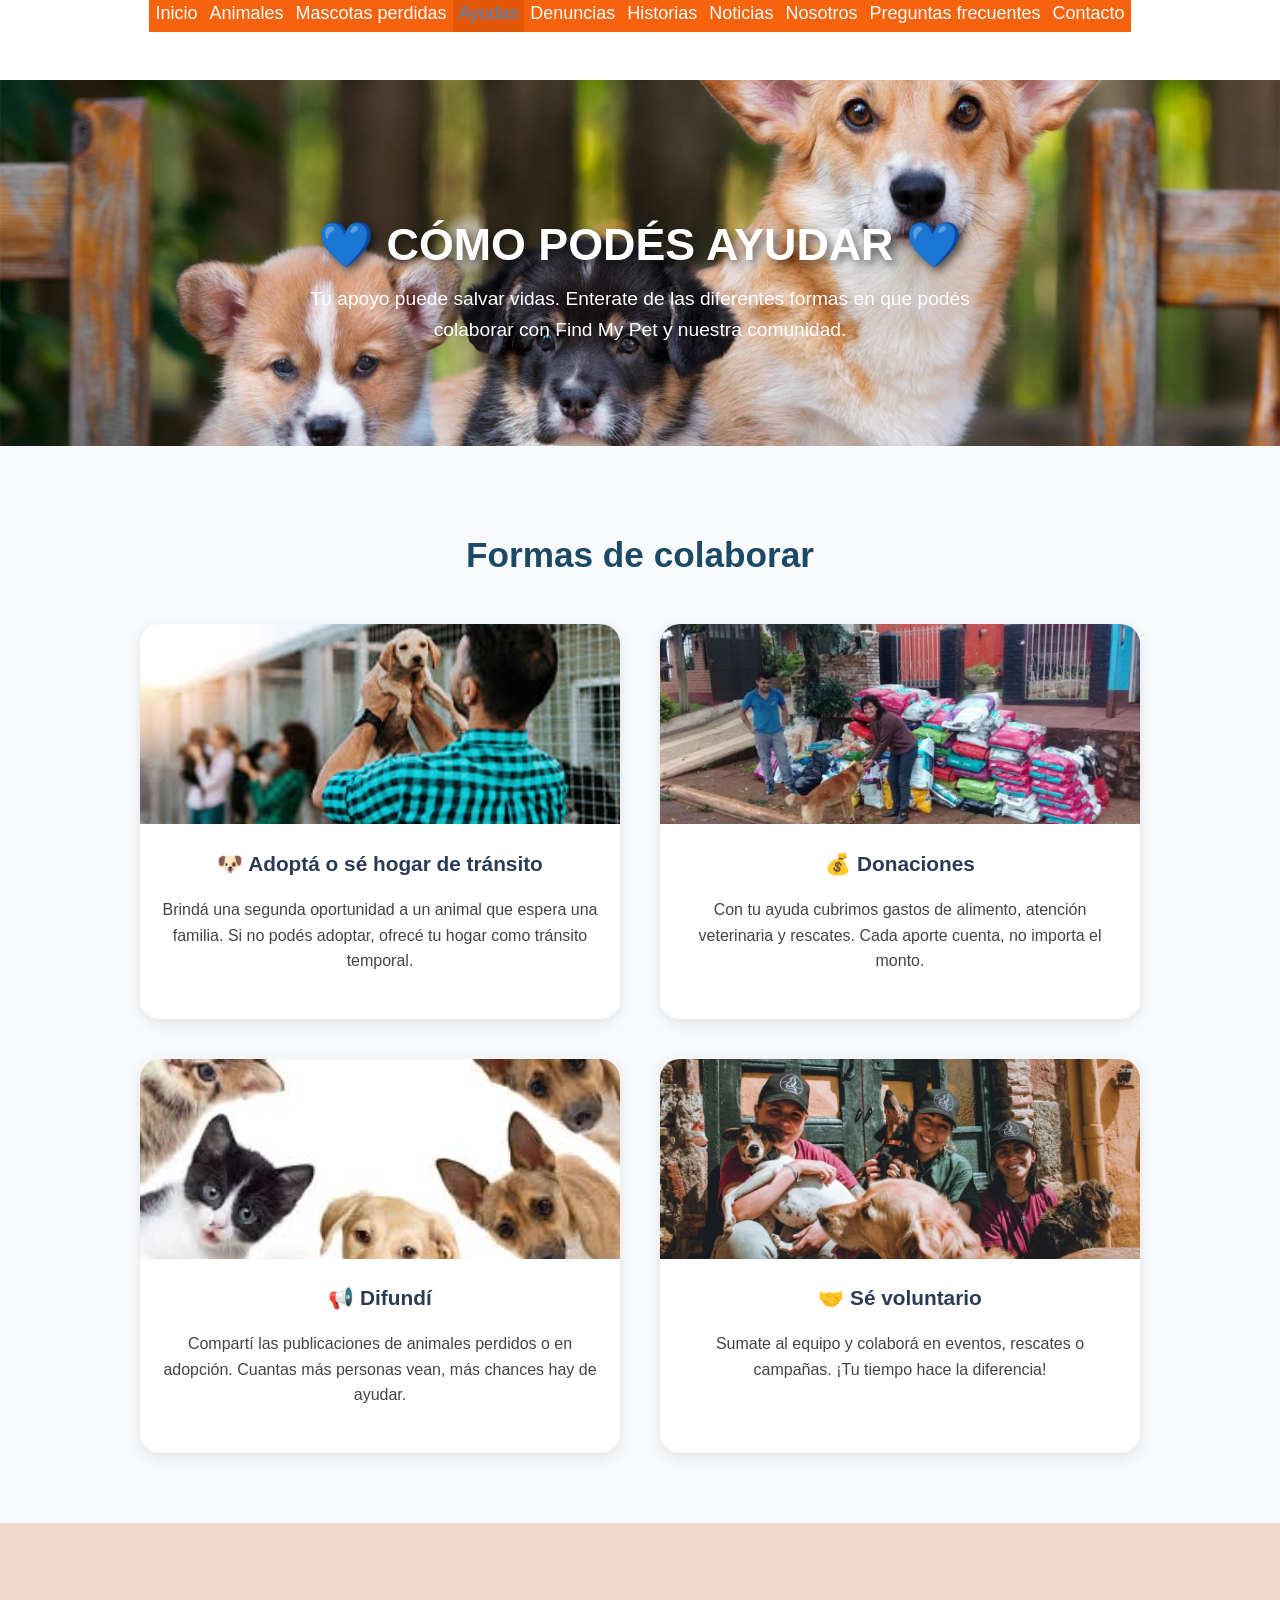
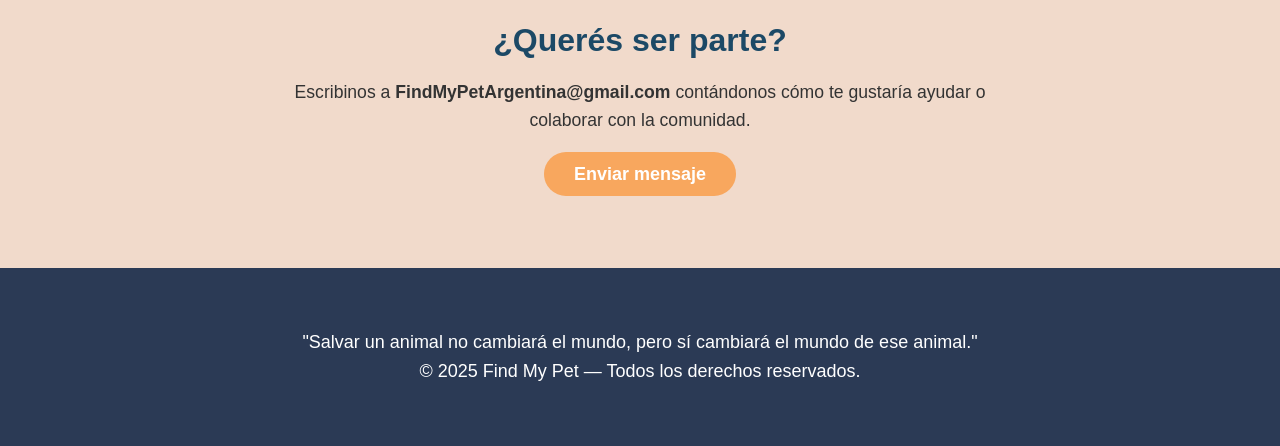
<file: ayuda.html>
<!DOCTYPE html>
<html lang="es">
<head>
  <meta charset="UTF-8">
  <meta name="viewport" content="width=device-width, initial-scale=1.0">
  <meta name="description" content="Denunciá casos de maltrato o abandono animal. Información sobre la Ley 14.346 y cómo actuar.">
  <title>Cómo ayudar - Find My Pet</title>

    <!-- CSS -->
  <link rel="stylesheet" href="css/nicepage.css">
  <link rel="stylesheet" href="css/ayuda.css">
  <link rel="icon" type="image/ico" href="images/favicon.ico">
 
 <!-- JS -->
  <script src="js/jquery.js" defer></script>
  <script src="js/nicepage.js" defer></script>
</head>

<body class="u-body u-xl-mode" data-lang="es">

  <!-- HEADER -->
  <header class="u-clearfix u-header" id="header">
  <div class="u-clearfix u-sheet u-sheet-1">
    <a href="index.html" class="u-image u-logo"></a>

      
      <!-- NAVEGACIÓN PRINCIPAL -->
      <nav class="u-menu u-menu-one-level u-offcanvas u-menu-1" role="navigation" aria-label="Menú principal">
        <div class="menu-collapse" style="font-size: 1.125rem;">
          <a class="u-button-style u-custom-color u-hamburger-link u-nav-link" href="#" aria-label="Abrir menú" aria-controls="menu">
            <svg class="u-svg-link" viewBox="0 0 24 24">
              <use xlink:href="#menu-hamburger"></use>
            </svg>
            <svg class="u-svg-content" id="menu-hamburger" viewBox="0 0 16 16">
              <rect y="1" width="16" height="2"></rect>
              <rect y="7" width="16" height="2"></rect>
              <rect y="13" width="16" height="2"></rect>
            </svg>
          </a>
        </div>

        <!-- MENÚ PRINCIPAL -->
        <div class="u-custom-menu u-nav-container">
          <ul class="u-custom-font u-heading-font u-nav u-unstyled u-nav-1" role="menubar">
            <li role="none" class="u-nav-item"><a role="menuitem" class="u-button-style u-custom-color-1 u-nav-link u-text-active-palette-1-base u-text-hover-palette-4-base" href="index.html" style="padding: 10px 6px;">Inicio</a>
            </li><li role="none" class="u-nav-item"><a role="menuitem" class="u-button-style u-custom-color-1 u-nav-link u-text-active-palette-1-base u-text-hover-palette-4-base" href="adopciones.html" style="padding: 10px 6px;">Animales</a>
            </li><li role="none" class="u-nav-item"><a role="menuitem" class="u-button-style u-custom-color-1 u-nav-link u-text-active-palette-1-base u-text-hover-palette-4-base" href="perdidas.html" style="padding: 10px 6px;">Mascotas perdidas</a>
            </li><li role="none" class="u-nav-item"><a role="menuitem" class="u-button-style u-custom-color-1 u-nav-link u-text-active-palette-1-base u-text-hover-palette-4-base" href="ayuda.html" style="padding: 10px 6px;">Ayudas</a>
            </li><li role="none" class="u-nav-item"><a role="menuitem" class="u-button-style u-custom-color-1 u-nav-link u-text-active-palette-1-base u-text-hover-palette-4-base" href="denuncias.html" style="padding: 10px 6px;">Denuncias</a>
            </li><li role="none" class="u-nav-item"><a role="menuitem" class="u-button-style u-custom-color-1 u-nav-link u-text-active-palette-1-base u-text-hover-palette-4-base" href="historias.html" style="padding: 10px 6px;">Historias</a>
            </li><li role="none" class="u-nav-item"><a role="menuitem" class="u-button-style u-custom-color-1 u-nav-link u-text-active-palette-1-base u-text-hover-palette-4-base" href="noticias.html" style="padding: 10px 6px;">Noticias</a>
            </li><li role="none" class="u-nav-item"><a role="menuitem" class="u-button-style u-custom-color-1 u-nav-link u-text-active-palette-1-base u-text-hover-palette-4-base" href="quienes-somos.html" style="padding: 10px 6px;">Nosotros</a>
            </li><li role="none" class="u-nav-item"><a role="menuitem" class="u-button-style u-custom-color-1 u-nav-link u-text-active-palette-1-base u-text-hover-palette-4-base" href="faq.html" style="padding: 10px 6px;">Preguntas frecuentes</a>
            </li><li role="none" class="u-nav-item"><a role="menuitem" class="u-button-style u-custom-color-1 u-nav-link u-text-active-palette-1-base u-text-hover-palette-4-base" href="Contacto.html" style="padding: 10px 6px;">Contacto</a>
          </li></ul>
        </div>
      <div class="u-custom-menu u-nav-container-collapse" id="25de" role="region" aria-label="Menu panel">
            <div class="u-container-style u-custom-color-1 u-inner-container-layout u-opacity u-opacity-95 u-sidenav">
              <div class="u-inner-container-layout u-sidenav-overflow">
                <div class="u-menu-close" tabindex="-1" aria-label="Close menu"></div>
  
                <ul class="u-align-center u-custom-font u-heading-font u-nav u-popupmenu-items u-spacing-1 u-unstyled u-nav-2" role="menubar"><li role="none" class="u-nav-item"><a role="menuitem" class="u-button-style u-nav-link" href="index.html">Inicio</a>
</li><li role="none" class="u-nav-item"><a role="menuitem" class="u-button-style u-nav-link" href="adopciones.html">Animales</a>
</li><li role="none" class="u-nav-item"><a role="menuitem" class="u-button-style u-nav-link" href="perdidas.html">Mascotas perdidas</a>
</li><li role="none" class="u-nav-item"><a role="menuitem" class="u-button-style u-nav-link" href="ayuda.html">Ayudas</a>
</li><li role="none" class="u-nav-item"><a role="menuitem" class="u-button-style u-nav-link" href="denuncias.html">Denuncias</a>
</li><li role="none" class="u-nav-item"><a role="menuitem" class="u-button-style u-nav-link" href="historias.html">Historias</a>
</li><li role="none" class="u-nav-item"><a role="menuitem" class="u-button-style u-nav-link" href="noticias.html">Noticias</a>
</li><li role="none" class="u-nav-item"><a role="menuitem" class="u-button-style u-nav-link" href="quienes-somos.html">Quiénes somos</a>
</li><li role="none" class="u-nav-item"><a role="menuitem" class="u-button-style u-nav-link" href="faq.html">Preguntas frecuentes</a>
</li><li role="none" class="u-nav-item"><a role="menuitem" class="u-button-style u-nav-link" href="Contacto.html">Contacto</a>
</li></ul>
              </div>
            </div>
            <div class="u-grey-70 u-menu-overlay u-opacity u-opacity-70"></div>
          </nav>
  </div>
</header>

      <!-- ================= MAIN ================= -->
       <main>

  <!-- HERO -->
  <section class="u-section-hero-ayudas">
    <div class="u-sheet-1">
      <h1>💙 Cómo podés ayudar 💙</h1>
      <p>Tu apoyo puede salvar vidas. Enterate de las diferentes formas en que podés colaborar con Find My Pet y nuestra comunidad.</p>
    </div>
  </section>

  <!-- FORMAS DE AYUDAR -->
  <section class="u-section-ayudas">
    <div class="u-container">
      <h2>Formas de colaborar</h2>
      <div class="ayudas-lista">

        <div class="ayuda-card">
          <img src="images/adopcion.jpg" alt="Adoptá">
          <h3>🐶 Adoptá o sé hogar de tránsito</h3>
          <p>Brindá una segunda oportunidad a un animal que espera una familia. Si no podés adoptar, ofrecé tu hogar como tránsito temporal.</p>
        </div>

        <div class="ayuda-card">
          <img src="images/donacion.jpg" alt="Donaciones">
          <h3>💰 Donaciones</h3>
          <p>Con tu ayuda cubrimos gastos de alimento, atención veterinaria y rescates. Cada aporte cuenta, no importa el monto.</p>
        </div>

        <div class="ayuda-card">
          <img src="images/difusion.jpg" alt="Difusión">
          <h3>📢 Difundí</h3>
          <p>Compartí las publicaciones de animales perdidos o en adopción. Cuantas más personas vean, más chances hay de ayudar.</p>
        </div>

        <div class="ayuda-card">
          <img src="images/voluntariado.jpg" alt="Voluntariado">
          <h3>🤝 Sé voluntario</h3>
          <p>Sumate al equipo y colaborá en eventos, rescates o campañas. ¡Tu tiempo hace la diferencia!</p>
        </div>

      </div>
    </div>
  </section>

  <!-- 🔹 CONTACTO FINAL -->
  <section class="u-section-contacto">
    <h2>¿Querés ser parte?</h2>
    <p>Escribinos a <strong>FindMyPetArgentina@gmail.com</strong> contándonos cómo te gustaría ayudar o colaborar con la comunidad.</p>
    <a href="mailto:FindMyPetArgentina@gmail.com" class="u-btn-enviar">Enviar mensaje</a>
  </section>

 <!-- 🔹 FOOTER -->
  <footer class="u-align-center u-clearfix u-grey-80 u-footer">
    <div class="u-sheet">
      <p>"Salvar un animal no cambiará el mundo, pero sí cambiará el mundo de ese animal."<br>
      © 2025 Find My Pet — Todos los derechos reservados.</p>
    </div>
  </footer>

</body>
</html>
</file>
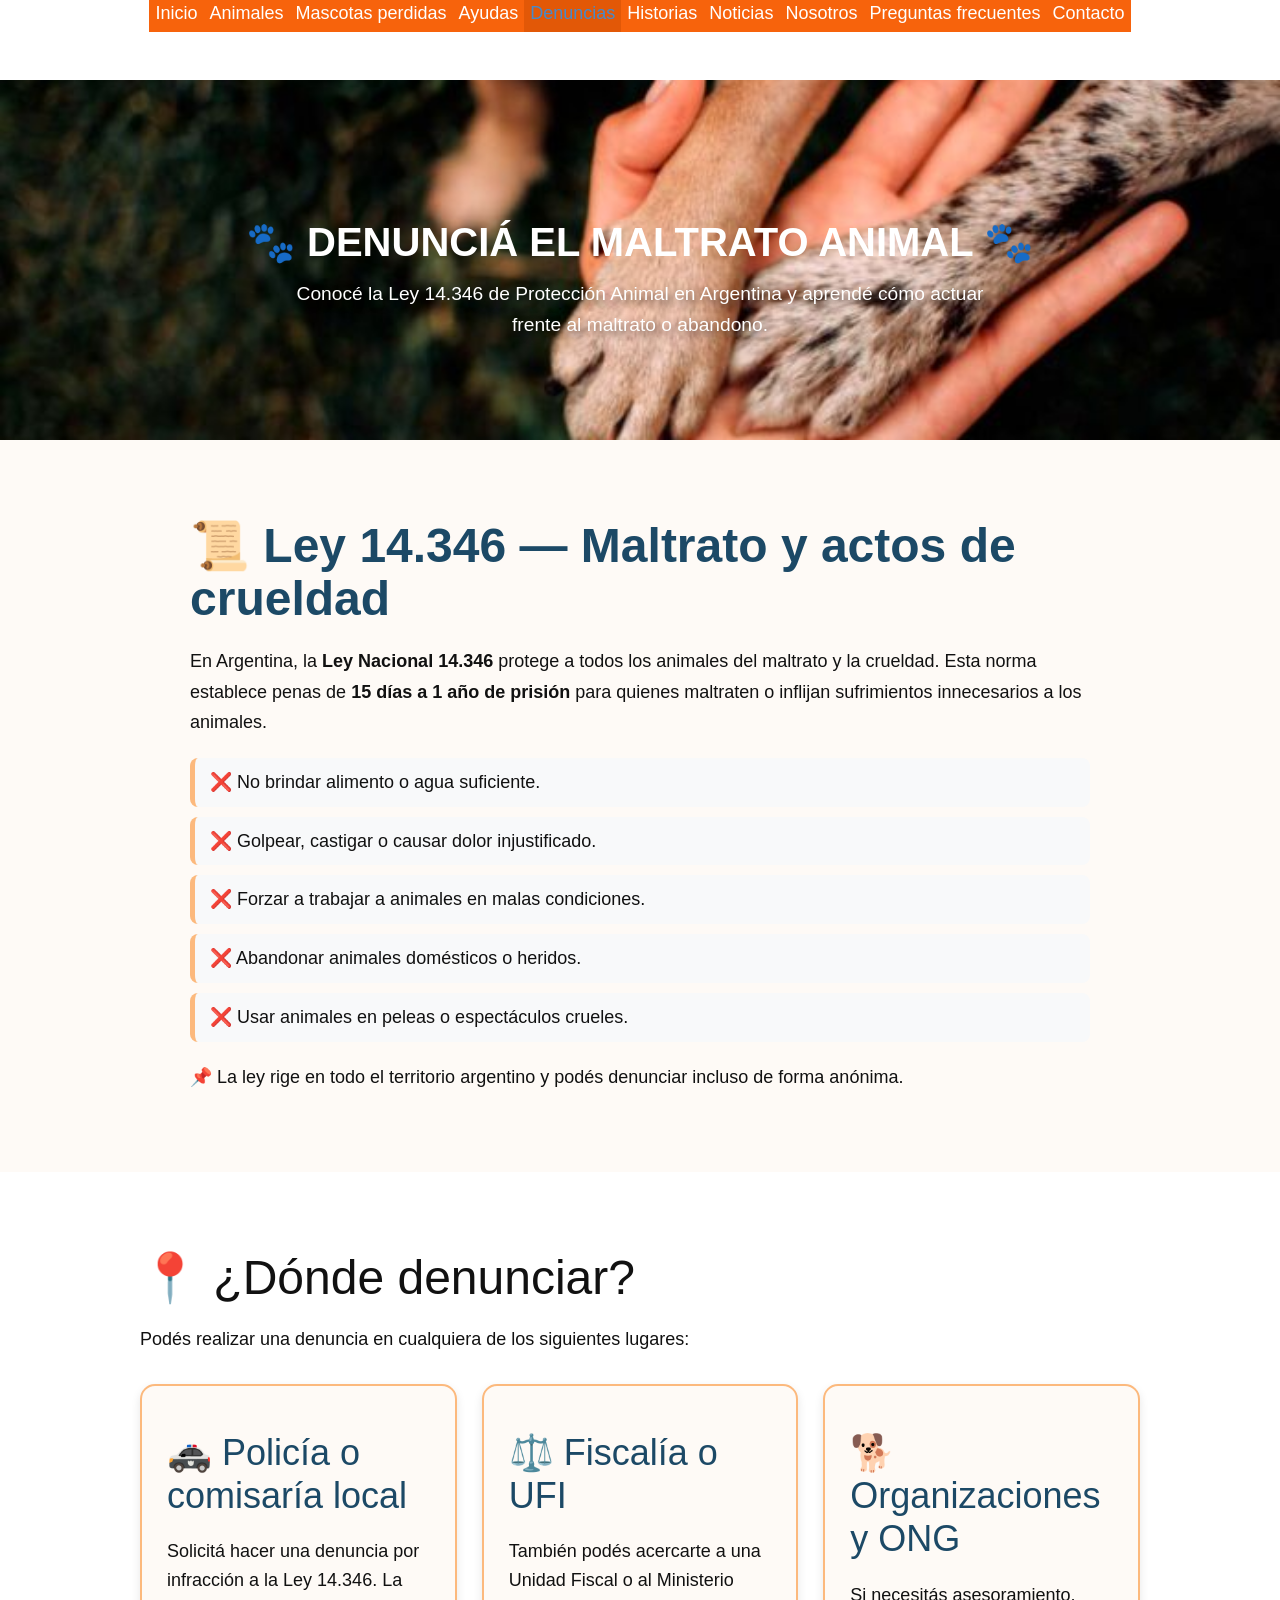
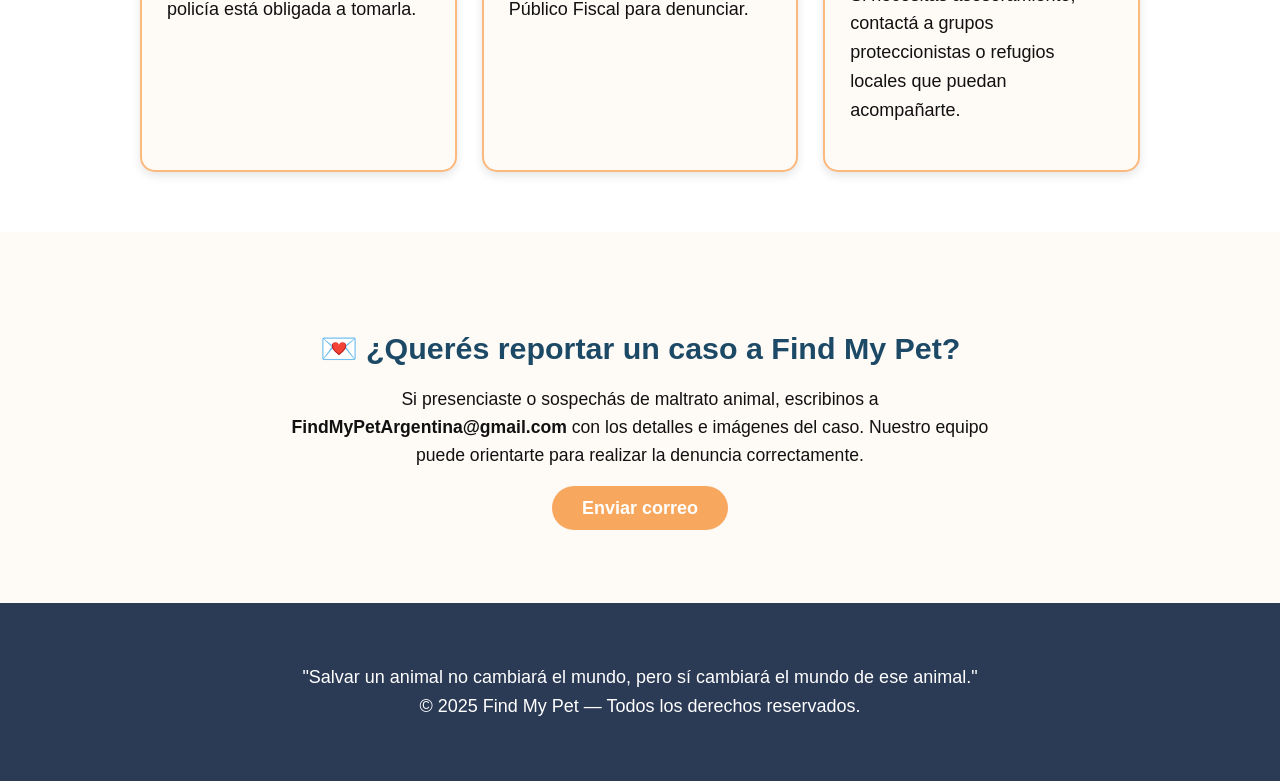
<file: denuncias.html>
<!DOCTYPE html>
<html lang="es">
<head>
  <meta charset="UTF-8">
  <meta name="viewport" content="width=device-width, initial-scale=1.0">
  <meta name="description" content="Denunciá casos de maltrato o abandono animal. Información sobre la Ley 14.346 y cómo actuar.">
  <title>Denuncias - Find My Pet</title>

    <!-- CSS -->
  <link rel="stylesheet" href="css/nicepage.css">
  <link rel="stylesheet" href="css/denuncias.css">
  <link rel="icon" type="image/ico" href="images/favicon.ico">
 
 <!-- JS -->
  <script src="js/jquery.js" defer></script>
  <script src="js/nicepage.js" defer></script>
</head>

<body class="u-body u-xl-mode" data-lang="es">

  <!-- HEADER -->
  <header class="u-clearfix u-header" id="header">
  <div class="u-clearfix u-sheet u-sheet-1">
    <a href="index.html" class="u-image u-logo"></a>
      
      <!-- NAVEGACIÓN PRINCIPAL -->
      <nav class="u-menu u-menu-one-level u-offcanvas u-menu-1" role="navigation" aria-label="Menú principal">
        <div class="menu-collapse" style="font-size: 1.125rem;">
          <a class="u-button-style u-custom-color u-hamburger-link u-nav-link" href="#" aria-label="Abrir menú" aria-controls="menu">
            <svg class="u-svg-link" viewBox="0 0 24 24">
              <use xlink:href="#menu-hamburger"></use>
            </svg>
            <svg class="u-svg-content" id="menu-hamburger" viewBox="0 0 16 16">
              <rect y="1" width="16" height="2"></rect>
              <rect y="7" width="16" height="2"></rect>
              <rect y="13" width="16" height="2"></rect>
            </svg>
          </a>
        </div>

        <!-- MENÚ PRINCIPAL -->
        <div class="u-custom-menu u-nav-container">
          <ul class="u-custom-font u-heading-font u-nav u-unstyled u-nav-1" role="menubar">
            <li role="none" class="u-nav-item"><a role="menuitem" class="u-button-style u-custom-color-1 u-nav-link u-text-active-palette-1-base u-text-hover-palette-4-base" href="index.html" style="padding: 10px 6px;">Inicio</a>
            </li><li role="none" class="u-nav-item"><a role="menuitem" class="u-button-style u-custom-color-1 u-nav-link u-text-active-palette-1-base u-text-hover-palette-4-base" href="adopciones.html" style="padding: 10px 6px;">Animales</a>
            </li><li role="none" class="u-nav-item"><a role="menuitem" class="u-button-style u-custom-color-1 u-nav-link u-text-active-palette-1-base u-text-hover-palette-4-base" href="perdidas.html" style="padding: 10px 6px;">Mascotas perdidas</a>
            </li><li role="none" class="u-nav-item"><a role="menuitem" class="u-button-style u-custom-color-1 u-nav-link u-text-active-palette-1-base u-text-hover-palette-4-base" href="ayuda.html" style="padding: 10px 6px;">Ayudas</a>
            </li><li role="none" class="u-nav-item"><a role="menuitem" class="u-button-style u-custom-color-1 u-nav-link u-text-active-palette-1-base u-text-hover-palette-4-base" href="denuncias.html" style="padding: 10px 6px;">Denuncias</a>
            </li><li role="none" class="u-nav-item"><a role="menuitem" class="u-button-style u-custom-color-1 u-nav-link u-text-active-palette-1-base u-text-hover-palette-4-base" href="historias.html" style="padding: 10px 6px;">Historias</a>
            </li><li role="none" class="u-nav-item"><a role="menuitem" class="u-button-style u-custom-color-1 u-nav-link u-text-active-palette-1-base u-text-hover-palette-4-base" href="noticias.html" style="padding: 10px 6px;">Noticias</a>
            </li><li role="none" class="u-nav-item"><a role="menuitem" class="u-button-style u-custom-color-1 u-nav-link u-text-active-palette-1-base u-text-hover-palette-4-base" href="quienes-somos.html" style="padding: 10px 6px;">Nosotros</a>
            </li><li role="none" class="u-nav-item"><a role="menuitem" class="u-button-style u-custom-color-1 u-nav-link u-text-active-palette-1-base u-text-hover-palette-4-base" href="faq.html" style="padding: 10px 6px;">Preguntas frecuentes</a>
            </li><li role="none" class="u-nav-item"><a role="menuitem" class="u-button-style u-custom-color-1 u-nav-link u-text-active-palette-1-base u-text-hover-palette-4-base" href="Contacto.html" style="padding: 10px 6px;">Contacto</a>
          </li></ul>
        </div>
      <div class="u-custom-menu u-nav-container-collapse" id="25de" role="region" aria-label="Menu panel">
            <div class="u-container-style u-custom-color-1 u-inner-container-layout u-opacity u-opacity-95 u-sidenav">
              <div class="u-inner-container-layout u-sidenav-overflow">
                <div class="u-menu-close" tabindex="-1" aria-label="Close menu"></div>
  
                <ul class="u-align-center u-custom-font u-heading-font u-nav u-popupmenu-items u-spacing-1 u-unstyled u-nav-2" role="menubar"><li role="none" class="u-nav-item"><a role="menuitem" class="u-button-style u-nav-link" href="index.html">Inicio</a>
</li><li role="none" class="u-nav-item"><a role="menuitem" class="u-button-style u-nav-link" href="adopciones.html">Animales</a>
</li><li role="none" class="u-nav-item"><a role="menuitem" class="u-button-style u-nav-link" href="perdidas.html">Mascotas perdidas</a>
</li><li role="none" class="u-nav-item"><a role="menuitem" class="u-button-style u-nav-link" href="ayuda.html">Ayudas</a>
</li><li role="none" class="u-nav-item"><a role="menuitem" class="u-button-style u-nav-link" href="denuncias.html">Denuncias</a>
</li><li role="none" class="u-nav-item"><a role="menuitem" class="u-button-style u-nav-link" href="historias.html">Historias</a>
</li><li role="none" class="u-nav-item"><a role="menuitem" class="u-button-style u-nav-link" href="noticias.html">Noticias</a>
</li><li role="none" class="u-nav-item"><a role="menuitem" class="u-button-style u-nav-link" href="quienes-somos.html">Nosotros</a>
</li><li role="none" class="u-nav-item"><a role="menuitem" class="u-button-style u-nav-link" href="faq.html">Preguntas frecuentes</a>
</li><li role="none" class="u-nav-item"><a role="menuitem" class="u-button-style u-nav-link" href="Contacto.html">Contacto</a>
</li></ul>
              </div>
            </div>
            <div class="u-grey-70 u-menu-overlay u-opacity u-opacity-70"></div>
          </div>
        </nav>
      </div></header>

      <!-- ================= MAIN ================= -->
       <main>

  <!-- HERO -->
  <section class="u-section-hero">
    <h1>🐾 Denunciá el maltrato animal 🐾</h1>
    <p>Conocé la Ley 14.346 de Protección Animal en Argentina y aprendé cómo actuar frente al maltrato o abandono.</p>
  </section>

  <!-- LEY DE MALTRATO -->
  <section class="u-section-ley">
    <div class="u-container">
      <h2>📜 Ley 14.346 — Maltrato y actos de crueldad</h2>
      <p>
        En Argentina, la <strong>Ley Nacional 14.346</strong> protege a todos los animales del maltrato y la crueldad.  
        Esta norma establece penas de <strong>15 días a 1 año de prisión</strong> para quienes maltraten o inflijan sufrimientos innecesarios a los animales.
      </p>
      <ul>
        <li>❌ No brindar alimento o agua suficiente.</li>
        <li>❌ Golpear, castigar o causar dolor injustificado.</li>
        <li>❌ Forzar a trabajar a animales en malas condiciones.</li>
        <li>❌ Abandonar animales domésticos o heridos.</li>
        <li>❌ Usar animales en peleas o espectáculos crueles.</li>
      </ul>
      <p>📌 La ley rige en todo el territorio argentino y podés denunciar incluso de forma anónima.</p>
    </div>
  </section>

  <!-- DÓNDE DENUNCIAR -->
  <section class="u-section-denunciar">
    <div class="u-container">
      <h2>📍 ¿Dónde denunciar?</h2>
      <p>Podés realizar una denuncia en cualquiera de los siguientes lugares:</p>
      <div class="denuncias-lista">
        <div class="denuncia-card">
          <h3>🚓 Policía o comisaría local</h3>
          <p>Solicitá hacer una denuncia por infracción a la Ley 14.346. La policía está obligada a tomarla.</p>
        </div>
        <div class="denuncia-card">
          <h3>⚖️ Fiscalía o UFI</h3>
          <p>También podés acercarte a una Unidad Fiscal o al Ministerio Público Fiscal para denunciar.</p>
        </div>
        <div class="denuncia-card">
          <h3>🐕 Organizaciones y ONG</h3>
          <p>Si necesitás asesoramiento, contactá a grupos proteccionistas o refugios locales que puedan acompañarte.</p>
        </div>
      </div>
    </div>
  </section>

  <!-- CONTACTO -->
  <section class="u-section-contacto">
    <div class="u-container">
      <h2>💌 ¿Querés reportar un caso a Find My Pet?</h2>
      <p>
        Si presenciaste o sospechás de maltrato animal, escribinos a  
        <strong>FindMyPetArgentina@gmail.com</strong> con los detalles e imágenes del caso.  
        Nuestro equipo puede orientarte para realizar la denuncia correctamente.
      </p>
      <a href="mailto:FindMyPetArgentina@gmail.com" class="u-btn-enviar">Enviar correo</a>
    </div>
  </section>

  <!-- FOOTER -->
  <footer class="u-align-center u-clearfix u-grey-80 u-footer">
    <div class="u-sheet">
      <p>"Salvar un animal no cambiará el mundo, pero sí cambiará el mundo de ese animal."<br>
      © 2025 Find My Pet — Todos los derechos reservados.</p>
    </div>
  </footer>

</body>
</html>
</file>
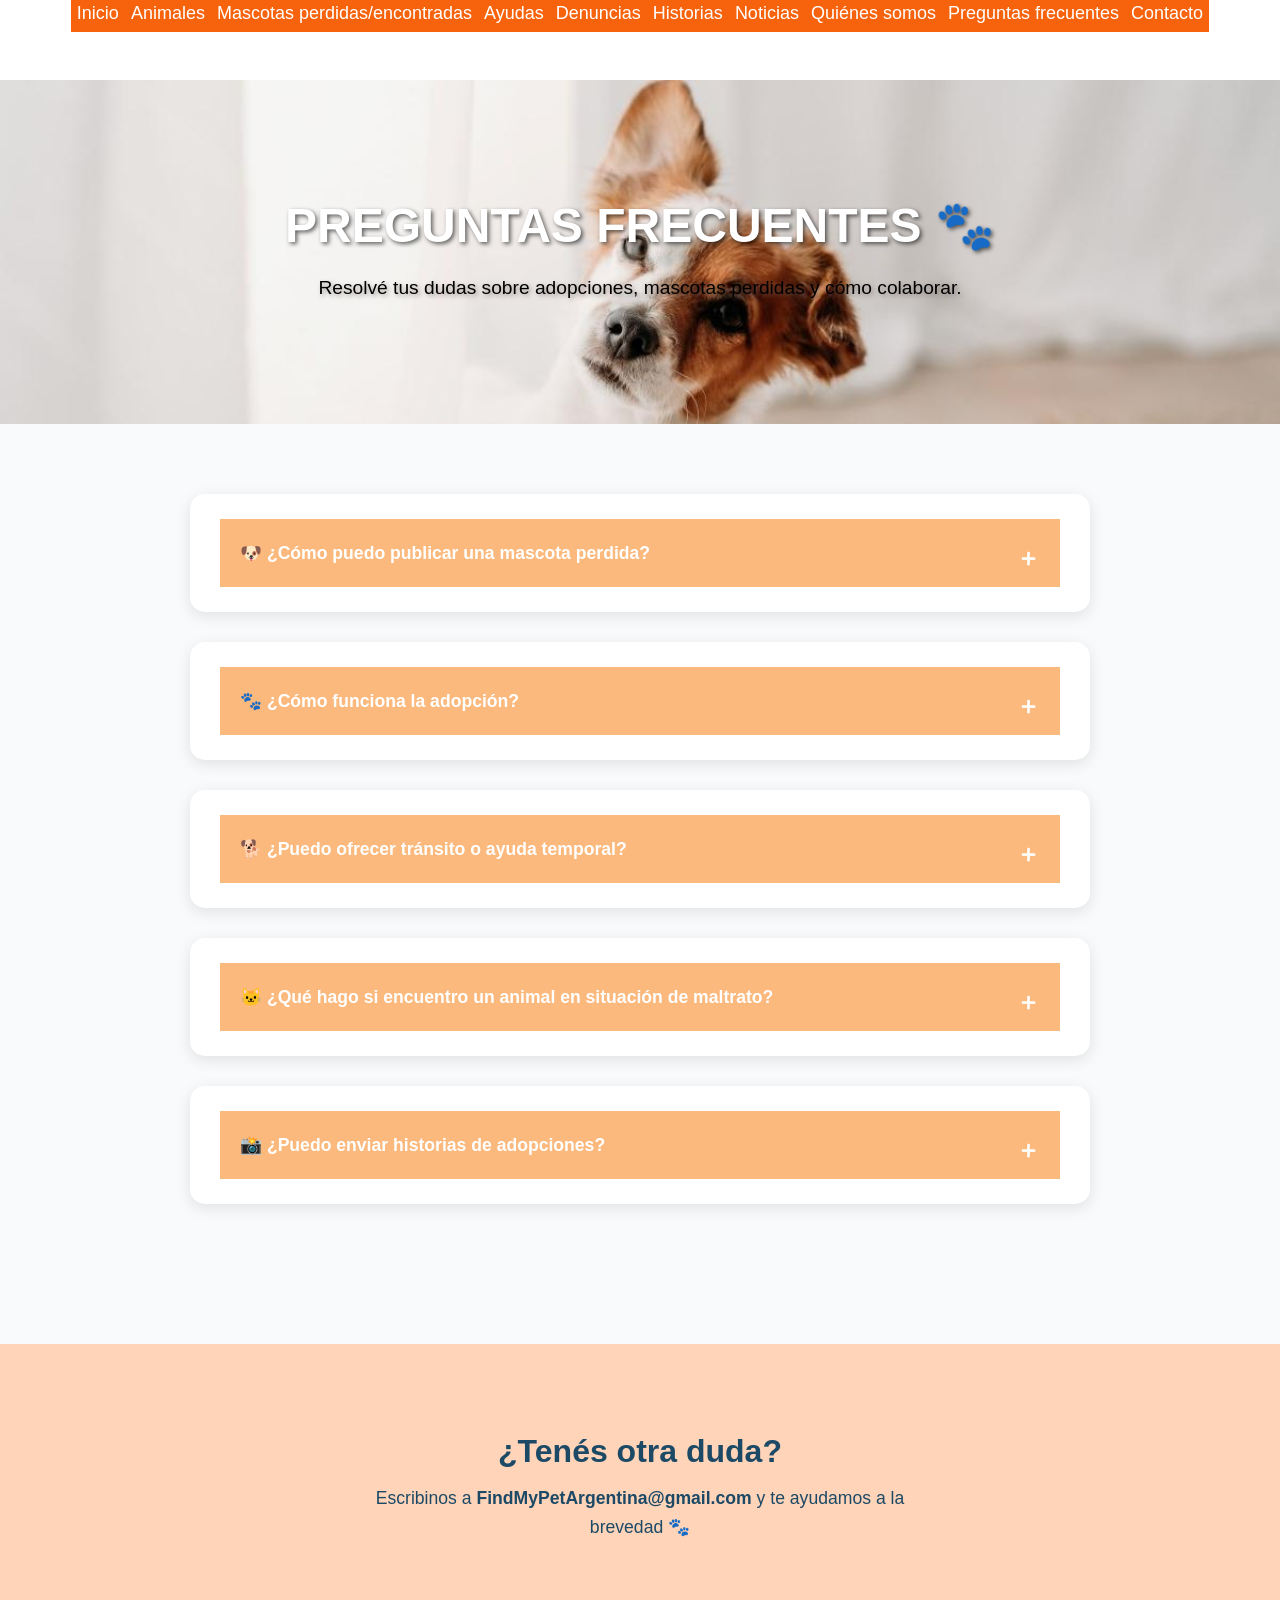
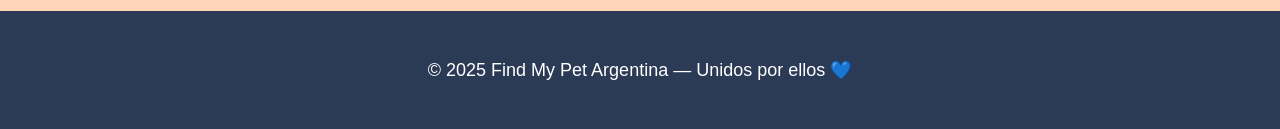
<file: faq.html>
<!DOCTYPE html>
<html lang="es">
<head>
  <meta charset="UTF-8">
  <meta name="viewport" content="width=device-width, initial-scale=1.0">
  <meta name="description" content="Resolvé tus dudas sobre adopciones, mascotas perdidas y cómo colaborar, entre otras.">
  <title>Preguntas Frecuentes - Find My Pet</title>

    <!-- CSS -->
  <link rel="stylesheet" href="css/nicepage.css">
  <link rel="stylesheet" href="css/faq.css">
  <link rel="icon" type="image/ico" href="images/favicon.ico">
 
 <!-- JS -->
  <script src="js/jquery.js" defer></script>
  <script src="js/faq.js"></script>
  <script src="js/nicepage.js" defer></script>
</head>

<body class="u-body u-xl-mode" data-lang="es">

  <!-- HEADER -->
  <header class="u-clearfix u-header" id="header">
  <div class="u-clearfix u-sheet u-sheet-1">
    <a href="index.html" class="u-image u-logo"></a>
      
      <!-- NAVEGACIÓN PRINCIPAL -->
      <nav class="u-menu u-menu-one-level u-offcanvas u-menu-1" role="navigation" aria-label="Menú principal">
        <div class="menu-collapse" style="font-size: 1.125rem;">
          <a class="u-button-style u-custom-color u-hamburger-link u-nav-link" href="#" aria-label="Abrir menú" aria-controls="menu">
            <svg class="u-svg-link" viewBox="0 0 24 24">
              <use xlink:href="#menu-hamburger"></use>
            </svg>
            <svg class="u-svg-content" id="menu-hamburger" viewBox="0 0 16 16">
              <rect y="1" width="16" height="2"></rect>
              <rect y="7" width="16" height="2"></rect>
              <rect y="13" width="16" height="2"></rect>
            </svg>
          </a>
        </div>

        <!-- MENÚ PRINCIPAL -->
        <div class="u-custom-menu u-nav-container">
          <ul class="u-custom-font u-heading-font u-nav u-unstyled u-nav-1" role="menubar">
            <li role="none" class="u-nav-item"><a role="menuitem" class="u-button-style u-custom-color-1 u-nav-link u-text-active-palette-1-base u-text-hover-palette-4-base" href="index.html" style="padding: 10px 6px;">Inicio</a>
            </li><li role="none" class="u-nav-item"><a role="menuitem" class="u-button-style u-custom-color-1 u-nav-link u-text-active-palette-1-base u-text-hover-palette-4-base" href="Template-find-my-pet/adopciones.html" style="padding: 10px 6px;">Animales</a>
            </li><li role="none" class="u-nav-item"><a role="menuitem" class="u-button-style u-custom-color-1 u-nav-link u-text-active-palette-1-base u-text-hover-palette-4-base" href="Template-find-my-pet/perdidas.html" style="padding: 10px 6px;">Mascotas perdidas/encontradas</a>
            </li><li role="none" class="u-nav-item"><a role="menuitem" class="u-button-style u-custom-color-1 u-nav-link u-text-active-palette-1-base u-text-hover-palette-4-base" href="Template-find-my-pet/ayuda.html" style="padding: 10px 6px;">Ayudas</a>
            </li><li role="none" class="u-nav-item"><a role="menuitem" class="u-button-style u-custom-color-1 u-nav-link u-text-active-palette-1-base u-text-hover-palette-4-base" href="Template-find-my-pet/denuncias.html" style="padding: 10px 6px;">Denuncias</a>
            </li><li role="none" class="u-nav-item"><a role="menuitem" class="u-button-style u-custom-color-1 u-nav-link u-text-active-palette-1-base u-text-hover-palette-4-base" href="Template-find-my-pet/historias.html" style="padding: 10px 6px;">Historias</a>
            </li><li role="none" class="u-nav-item"><a role="menuitem" class="u-button-style u-custom-color-1 u-nav-link u-text-active-palette-1-base u-text-hover-palette-4-base" href="Template-find-my-pet/noticias.html" style="padding: 10px 6px;">Noticias</a>
            </li><li role="none" class="u-nav-item"><a role="menuitem" class="u-button-style u-custom-color-1 u-nav-link u-text-active-palette-1-base u-text-hover-palette-4-base" href="Template-find-my-pet/quienes-somos.html" style="padding: 10px 6px;">Quiénes somos</a>
            </li><li role="none" class="u-nav-item"><a role="menuitem" class="u-button-style u-custom-color-1 u-nav-link u-text-active-palette-1-base u-text-hover-palette-4-base" href="Template-find-my-pet/faq.html" style="padding: 10px 6px;">Preguntas frecuentes</a>
            </li><li role="none" class="u-nav-item"><a role="menuitem" class="u-button-style u-custom-color-1 u-nav-link u-text-active-palette-1-base u-text-hover-palette-4-base" href="Template-find-my-pet/Contacto.html" style="padding: 10px 6px;">Contacto</a>
          </li></ul>
        </div>
      <div class="u-custom-menu u-nav-container-collapse" id="25de" role="region" aria-label="Menu panel">
            <div class="u-container-style u-custom-color-1 u-inner-container-layout u-opacity u-opacity-95 u-sidenav">
              <div class="u-inner-container-layout u-sidenav-overflow">
                <div class="u-menu-close" tabindex="-1" aria-label="Close menu"></div>
  
                <ul class="u-align-center u-custom-font u-heading-font u-nav u-popupmenu-items u-spacing-1 u-unstyled u-nav-2" role="menubar"><li role="none" class="u-nav-item"><a role="menuitem" class="u-button-style u-nav-link" href="index.html">Inicio</a>
</li><li role="none" class="u-nav-item"><a role="menuitem" class="u-button-style u-nav-link" href="adopciones.html">Animales</a>
</li><li role="none" class="u-nav-item"><a role="menuitem" class="u-button-style u-nav-link" href="perdidas.html">Mascotas perdidas</a>
</li><li role="none" class="u-nav-item"><a role="menuitem" class="u-button-style u-nav-link" href="ayuda.html">Ayudas</a>
</li><li role="none" class="u-nav-item"><a role="menuitem" class="u-button-style u-nav-link" href="denuncias.html">Denuncias</a>
</li><li role="none" class="u-nav-item"><a role="menuitem" class="u-button-style u-nav-link" href="historias.html">Historias</a>
</li><li role="none" class="u-nav-item"><a role="menuitem" class="u-button-style u-nav-link" href="noticias.html">Noticias</a>
</li><li role="none" class="u-nav-item"><a role="menuitem" class="u-button-style u-nav-link" href="quienes-somos.html">Nosotros</a>
</li><li role="none" class="u-nav-item"><a role="menuitem" class="u-button-style u-nav-link" href="faq.html">Preguntas frecuentes</a>
</li><li role="none" class="u-nav-item"><a role="menuitem" class="u-button-style u-nav-link" href="Contacto.html">Contacto</a>
</li></ul>
              </div>
            </div>
            <div class="u-grey-70 u-menu-overlay u-opacity u-opacity-70"></div>
          </div>
        </nav>
      </div></header>

      <!-- ================= MAIN ================= -->
       <main>

  <!-- HERO -->
  <section class="u-section-hero">
    <h1>Preguntas Frecuentes 🐾</h1>
    <p>Resolvé tus dudas sobre adopciones, mascotas perdidas y cómo colaborar.</p>
  </section>

  <!-- PREGUNTAS FRECUENTES -->
  <section class="u-section-faq">
    <div class="u-container">

      <div class="faq-item">
        <button class="faq-question">🐶 ¿Cómo puedo publicar una mascota perdida?</button>
        <div class="faq-answer">
          <p>Podés enviarnos los datos e imágenes del animal a <strong>FindMyPetArgentina@gmail.com</strong> o usar la sección “Perdidos/Encontrados”. Incluí ubicación, descripción y una foto clara.</p>
        </div>
      </div>

      <div class="faq-item">
        <button class="faq-question">🐾 ¿Cómo funciona la adopción?</button>
        <div class="faq-answer">
          <p>En la sección <strong>Adopciones</strong> vas a encontrar animales que buscan hogar. Podés ponerte en contacto directamente con las personas o refugios que publican el aviso.</p>
        </div>
      </div>

      <div class="faq-item">
        <button class="faq-question">🐕 ¿Puedo ofrecer tránsito o ayuda temporal?</button>
        <div class="faq-answer">
          <p>¡Sí! En la sección <strong>Cómo Ayudar</strong> podés encontrar distintas formas de colaborar, como ofrecer tránsito, donar alimento o difundir casos.</p>
        </div>
      </div>

      <div class="faq-item">
        <button class="faq-question">🐱 ¿Qué hago si encuentro un animal en situación de maltrato?</button>
        <div class="faq-answer">
          <p>Revisá la sección <strong>Denuncias</strong> donde explicamos cómo y dónde hacer la denuncia según la Ley 14.346 de Maltrato Animal en Argentina.</p>
        </div>
      </div>

      <div class="faq-item">
        <button class="faq-question">📸 ¿Puedo enviar historias de adopciones?</button>
        <div class="faq-answer">
          <p>¡Por supuesto! Nos encanta compartir finales felices. Mandanos tu historia e imágenes al correo de Find My Pet.</p>
        </div>
      </div>

    </div>
  </section>

  <!-- CONTACTO -->
  <section class="u-section-contacto">
    <h2>¿Tenés otra duda?</h2>
    <p>Escribinos a <strong>FindMyPetArgentina@gmail.com</strong> y te ayudamos a la brevedad 🐾</p>
  </section>

  <!-- FOOTER -->
  <footer>
    <p>© 2025 Find My Pet Argentina — Unidos por ellos 💙</p>
  </footer>

</body>
</html>
</file>
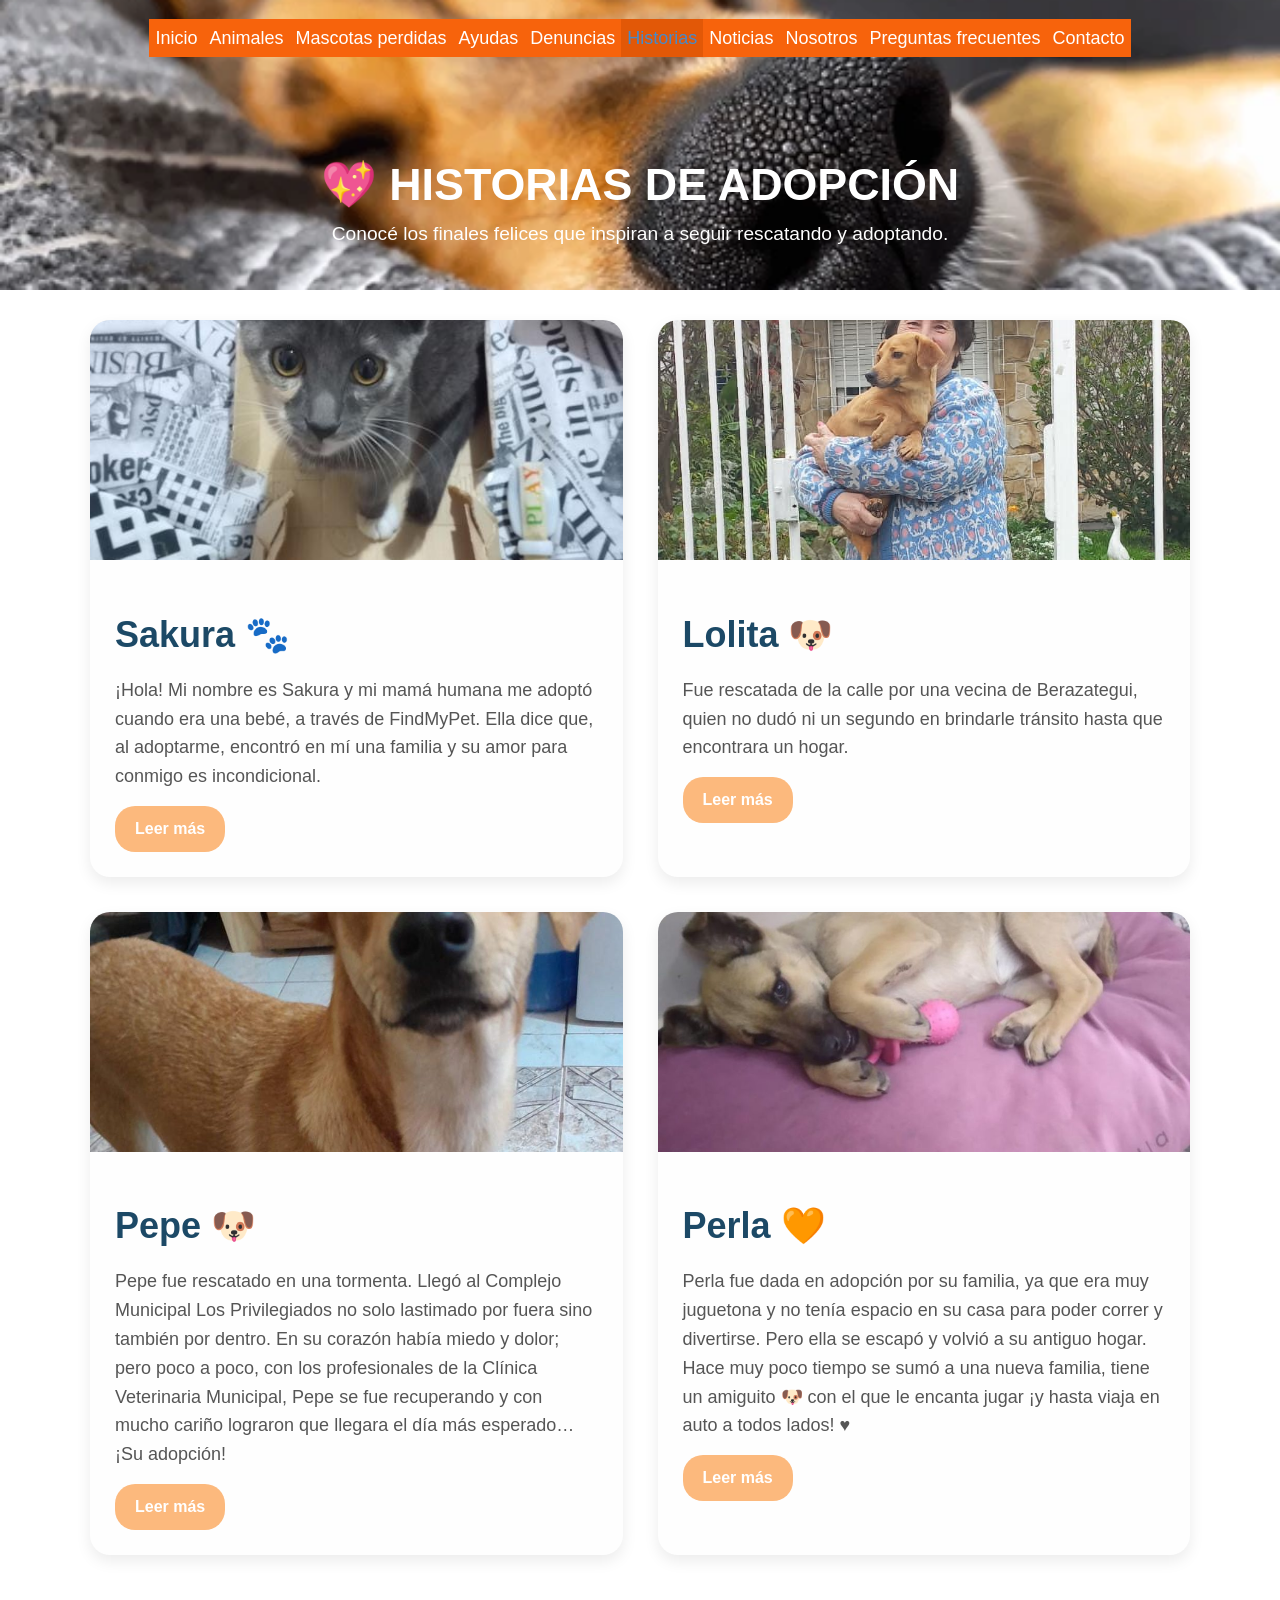
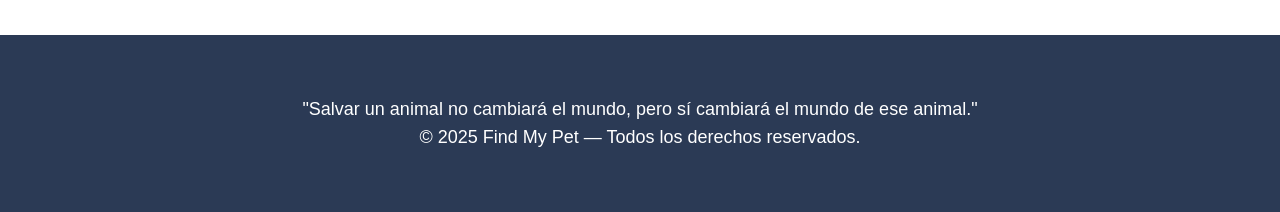
<file: historias.html>
<!DOCTYPE html>
<html lang="es">
<head>
  <meta charset="UTF-8">
  <meta name="viewport" content="width=device-width, initial-scale=1.0">
  <meta name="description" content="Conocé historias reales de rescate y adopción. Finales felices que inspiran.">
  <title>Historias - Find My Pet</title>

  <!-- CSS -->
  <link rel="stylesheet" href="css/nicepage.css">
  <link rel="stylesheet" href="css/historias.css">
  <link rel="icon" type="image/ico" href="images/favicon.ico">
</head>

<!-- JS -->
  <script src="js/jquery.js" defer></script>
  <script src="js/nicepage.js" defer></script>
</head>

 <!-- HEADER -->
  <header class="u-clearfix u-header" id="header">
    <div class="u-clearfix u-sheet u-sheet-1">

<body class="u-body u-xl-mode" data-lang="es"></body>

<body>

<!-- NAVEGACIÓN PRINCIPAL -->
      <nav class="u-menu u-menu-one-level u-offcanvas u-menu-1" role="navigation" aria-label="Menú principal">
        <div class="menu-collapse" style="font-size: 1.125rem;">
          <a class="u-button-style u-custom-color u-hamburger-link u-nav-link" href="#" aria-label="Abrir menú" aria-controls="menu">
            <svg class="u-svg-link" viewBox="0 0 24 24">
              <use xlink:href="#menu-hamburger"></use>
            </svg>
            <svg class="u-svg-content" id="menu-hamburger" viewBox="0 0 16 16">
              <rect y="1" width="16" height="2"></rect>
              <rect y="7" width="16" height="2"></rect>
              <rect y="13" width="16" height="2"></rect>
            </svg>
          </a>
        </div>

        <!-- MENÚ PRINCIPAL -->
         <div class="u-custom-menu u-nav-container">
          <ul class="u-custom-font u-heading-font u-nav u-unstyled u-nav-1" role="menubar">
            <li role="none" class="u-nav-item"><a role="menuitem" class="u-button-style u-custom-color-1 u-nav-link u-text-active-palette-1-base u-text-hover-palette-4-base" href="index.html" style="padding: 10px 6px;">Inicio</a>
            </li><li role="none" class="u-nav-item"><a role="menuitem" class="u-button-style u-custom-color-1 u-nav-link u-text-active-palette-1-base u-text-hover-palette-4-base" href="adopciones.html" style="padding: 10px 6px;">Animales</a>
            </li><li role="none" class="u-nav-item"><a role="menuitem" class="u-button-style u-custom-color-1 u-nav-link u-text-active-palette-1-base u-text-hover-palette-4-base" href="perdidas.html" style="padding: 10px 6px;">Mascotas perdidas</a>
            </li><li role="none" class="u-nav-item"><a role="menuitem" class="u-button-style u-custom-color-1 u-nav-link u-text-active-palette-1-base u-text-hover-palette-4-base" href="ayuda.html" style="padding: 10px 6px;">Ayudas</a>
            </li><li role="none" class="u-nav-item"><a role="menuitem" class="u-button-style u-custom-color-1 u-nav-link u-text-active-palette-1-base u-text-hover-palette-4-base" href="denuncias.html" style="padding: 10px 6px;">Denuncias</a>
            </li><li role="none" class="u-nav-item"><a role="menuitem" class="u-button-style u-custom-color-1 u-nav-link u-text-active-palette-1-base u-text-hover-palette-4-base" href="historias.html" style="padding: 10px 6px;">Historias</a>
            </li><li role="none" class="u-nav-item"><a role="menuitem" class="u-button-style u-custom-color-1 u-nav-link u-text-active-palette-1-base u-text-hover-palette-4-base" href="noticias.html" style="padding: 10px 6px;">Noticias</a>
            </li><li role="none" class="u-nav-item"><a role="menuitem" class="u-button-style u-custom-color-1 u-nav-link u-text-active-palette-1-base u-text-hover-palette-4-base" href="quienes-somos.html" style="padding: 10px 6px;">Nosotros</a>
            </li><li role="none" class="u-nav-item"><a role="menuitem" class="u-button-style u-custom-color-1 u-nav-link u-text-active-palette-1-base u-text-hover-palette-4-base" href="faq.html" style="padding: 10px 6px;">Preguntas frecuentes</a>
            </li><li role="none" class="u-nav-item"><a role="menuitem" class="u-button-style u-custom-color-1 u-nav-link u-text-active-palette-1-base u-text-hover-palette-4-base" href="Contacto.html" style="padding: 10px 6px;">Contacto</a>
          </li></ul>
        </div>
      <div class="u-custom-menu u-nav-container-collapse" id="25de" role="region" aria-label="Menu panel">
            <div class="u-container-style u-custom-color-1 u-inner-container-layout u-opacity u-opacity-95 u-sidenav">
              <div class="u-inner-container-layout u-sidenav-overflow">
                <div class="u-menu-close" tabindex="-1" aria-label="Close menu"></div>
  
                <ul class="u-align-center u-custom-font u-heading-font u-nav u-popupmenu-items u-spacing-1 u-unstyled u-nav-2" role="menubar"><li role="none" class="u-nav-item"><a role="menuitem" class="u-button-style u-nav-link" href="index.html">Inicio</a>
</li><li role="none" class="u-nav-item"><a role="menuitem" class="u-button-style u-nav-link" href="adopciones.html">Animales</a>
</li><li role="none" class="u-nav-item"><a role="menuitem" class="u-button-style u-nav-link" href="perdidas.html">Mascotas perdidas</a>
</li><li role="none" class="u-nav-item"><a role="menuitem" class="u-button-style u-nav-link" href="ayuda.html">Ayudas</a>
</li><li role="none" class="u-nav-item"><a role="menuitem" class="u-button-style u-nav-link" href="denuncias.html">Denuncias</a>
</li><li role="none" class="u-nav-item"><a role="menuitem" class="u-button-style u-nav-link" href="historias.html">Historias</a>
</li><li role="none" class="u-nav-item"><a role="menuitem" class="u-button-style u-nav-link" href="noticias.html">Noticias</a>
</li><li role="none" class="u-nav-item"><a role="menuitem" class="u-button-style u-nav-link" href="quienes-somos.html">Nosotros</a>
</li><li role="none" class="u-nav-item"><a role="menuitem" class="u-button-style u-nav-link" href="faq.html">Preguntas frecuentes</a>
</li><li role="none" class="u-nav-item"><a role="menuitem" class="u-button-style u-nav-link" href="Contacto.html">Contacto</a>
</li></ul>
              </div>
            </div>
            <div class="u-grey-70 u-menu-overlay u-opacity u-opacity-70"></div>
          </div>
        </nav>
      </div></header>

  <!-- ================= MAIN ================= -->
  <main>

  <!-- HERO -->
  <section class="u-section-hero">
    <div class="u-container">
      <h1>💖 Historias de Adopción</h1>
      <p>Conocé los finales felices que inspiran a seguir rescatando y adoptando.</p>
    </div>
  </section>

  <!-- HISTORIAS -->
  <section class="u-section-historias">
    <div class="u-container">
      <div class="stories-grid">

        <!-- Historia 1 -->
        <article class="story-card">
          <img src="images/historia4.jpg" alt="Sakura">
          <div class="story-content">
            <h3>Sakura 🐾</h3>
            <p>¡Hola! Mi nombre es Sakura y mi mamá humana me adoptó cuando era una bebé, a través de FindMyPet.
Ella dice que, al adoptarme, encontró en mí una familia y su amor para conmigo es incondicional.</p>
            <button class="u-btn-leer">Leer más</button>
            <div class="story-hidden">
              <p>Me cuida, me mima, se preocupa por mí y hasta me extraña cuando se va a su trabajo, al igual que yo a ella, pero la espero todos los días con mucha alegría porque, para mí, ella lo es todo.🧡

Mi mamá es súper responsable y, como vivimos en un departamento, me saca a pasear con pretal. A mí eso me encanta, porque me siento segura. Además, lleva siempre mi ratoncito de juguete.😍

¡Gracias mamá humana! Gracias por adoptarme y cambiar mi vida, abrirme tu corazón y llenarme de amor. Por siempre juntas…🧡</p>
            </div>
          </div>
        </article>

        <!-- Historia 2 -->
        <article class="story-card">
          <img src="images/historia4a.jpg" alt="Lolita">
          <div class="story-content">
            <h3>Lolita 🐶</h3>
            <p>Fue rescatada de la calle por una vecina de Berazategui, quien no dudó ni un segundo en brindarle tránsito hasta que encontrara un hogar.</p>
            <button class="u-btn-leer">Leer más</button>
            <div class="story-hidden">
              <p>Luego llegó Flor, que la adoptó a través de FindMyPet.
Hoy en día ya es parte de su familia y está adaptada súper bien. 

¡Gracias Florencia por esta oportunidad para Lolita! 🧡</p>
            </div>
          </div>
        </article>

        <!-- Historia 3 -->
        <article class="story-card">
          <img src="images/historia4b.jpg" alt="Pepe">
          <div class="story-content">
            <h3>Pepe 🐶</h3>
            <p>Pepe fue rescatado en una tormenta. Llegó al Complejo Municipal Los Privilegiados no solo lastimado por fuera sino también por dentro. En su corazón había miedo y dolor; pero poco a poco, con los profesionales de la Clínica Veterinaria Municipal, Pepe se fue recuperando y con mucho cariño lograron que llegara el día más esperado… ¡Su adopción!</p>
            <button class="u-btn-leer">Leer más</button>
            <div class="story-hidden">
              <p>Ahora se encuentra con Haydé en un hogar donde recibe mucho amor, como se merece. 🧡

¡Gracias por darle esta oportunidad! ¡Que sean muy felices! 🧡</p>
            </div>
          </div>
        </article>

        <!-- Historia 4 -->
        <article class="story-card">
          <img src="images/historia4c.jpg" alt="Perla">
          <div class="story-content">
            <h3>Perla 🧡</h3>
            <p>Perla fue dada en adopción por su familia, ya que era muy juguetona y no tenía espacio en su casa para poder correr y divertirse. Pero ella se escapó y volvió a su antiguo hogar.
              Hace muy poco tiempo se sumó a una nueva familia, tiene un amiguito 🐶 con el que le encanta jugar ¡y hasta viaja en auto a todos lados! ♥
            </p>
            <button class="u-btn-leer">Leer más</button>
            <div class="story-hidden">
              <p>¡Gracias por compartir esta historia con nosotros! 🧡

Adoptemos, no compremos. Ellos nos necesitan y nosotros a ellos. La vida con un animal de compañía es más divertida y llena de amor. 🧡❤️</p>
            </div>
          </div>
        </article>

      </div>
    </div>
  </section>

  <!-- FOOTER -->
  <footer class="u-footer">
    <p>"Salvar un animal no cambiará el mundo, pero sí cambiará el mundo de ese animal."<br>© 2025 Find My Pet — Todos los derechos reservados.</p>
  </footer>

  <!-- JS -->
  <script>
    const buttons = document.querySelectorAll(".u-btn-leer");

    buttons.forEach(btn => {
      btn.addEventListener("click", () => {
        const hiddenText = btn.nextElementSibling;
        hiddenText.classList.toggle("active");

        if (hiddenText.classList.contains("active")) {
          btn.textContent = "Leer menos";
        } else {
          btn.textContent = "Leer más";
        }
      });
    });
  </script>

</body>
</html>
</file>
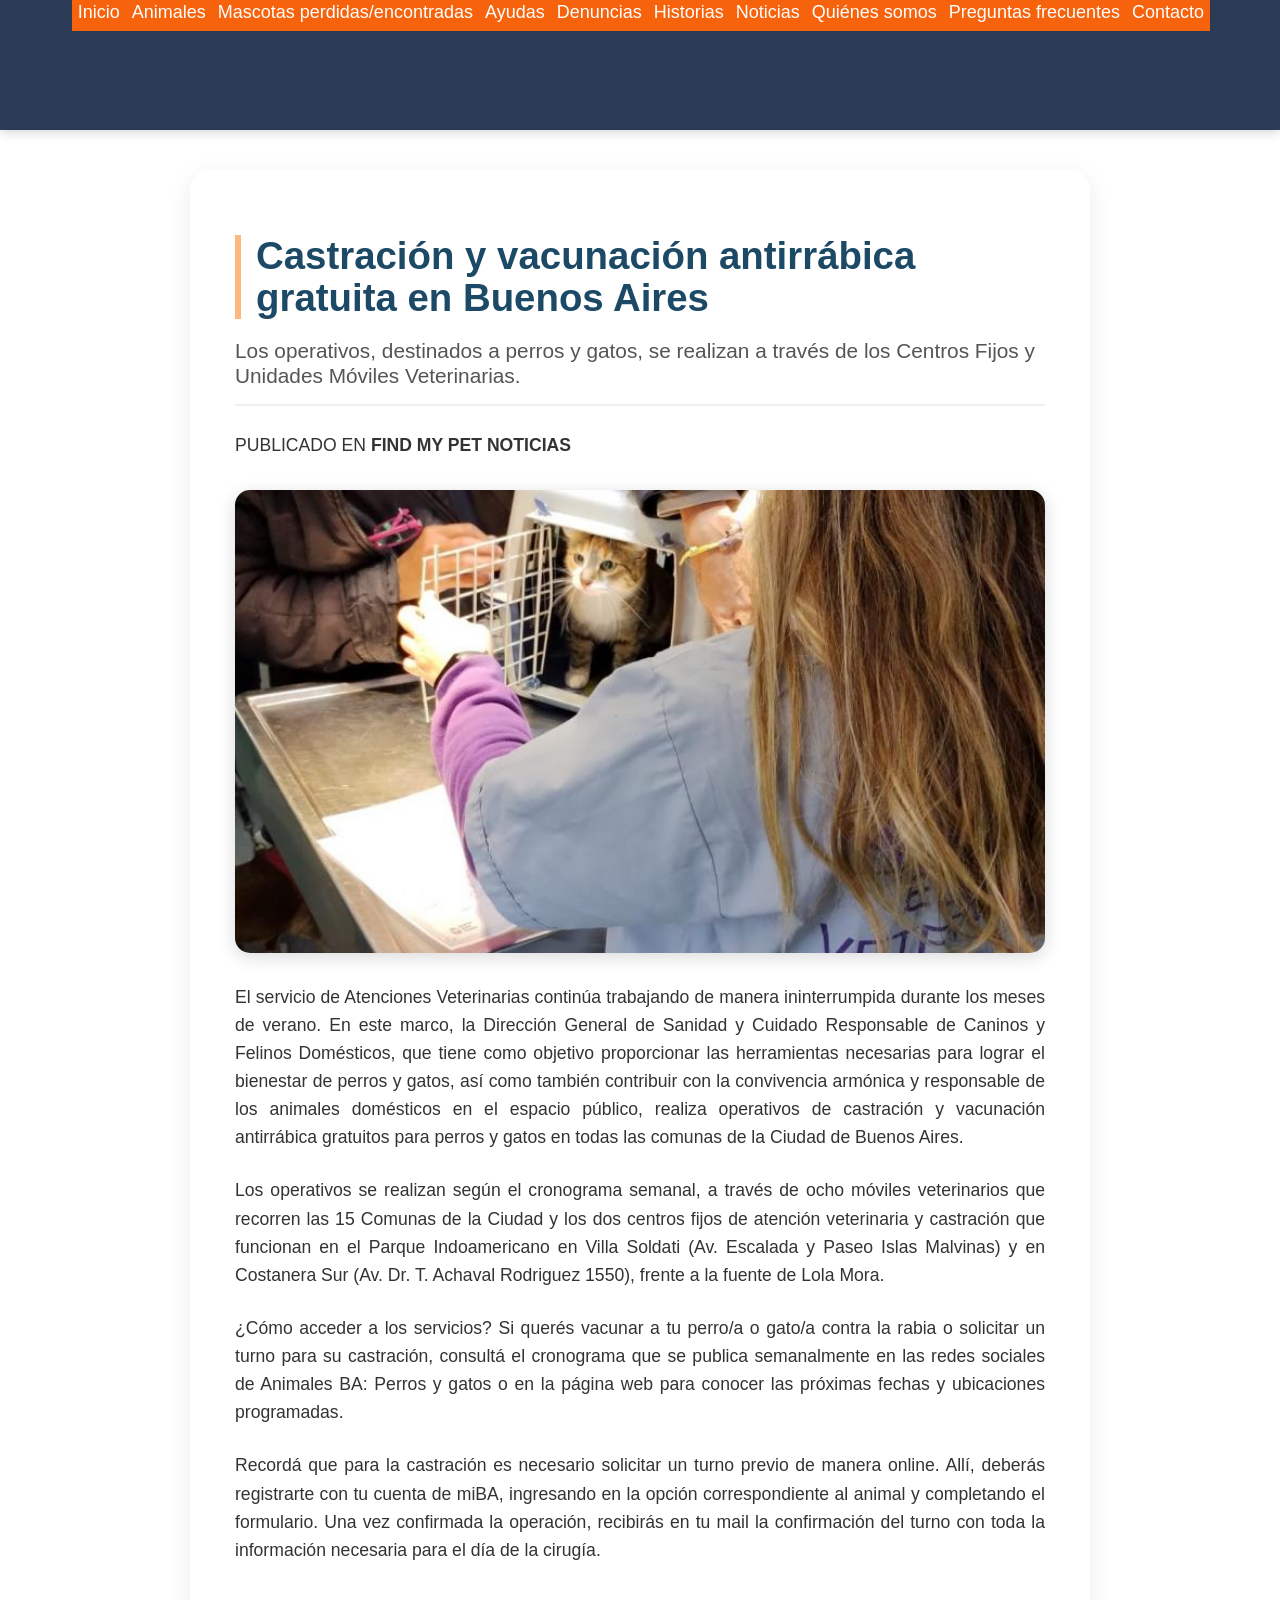
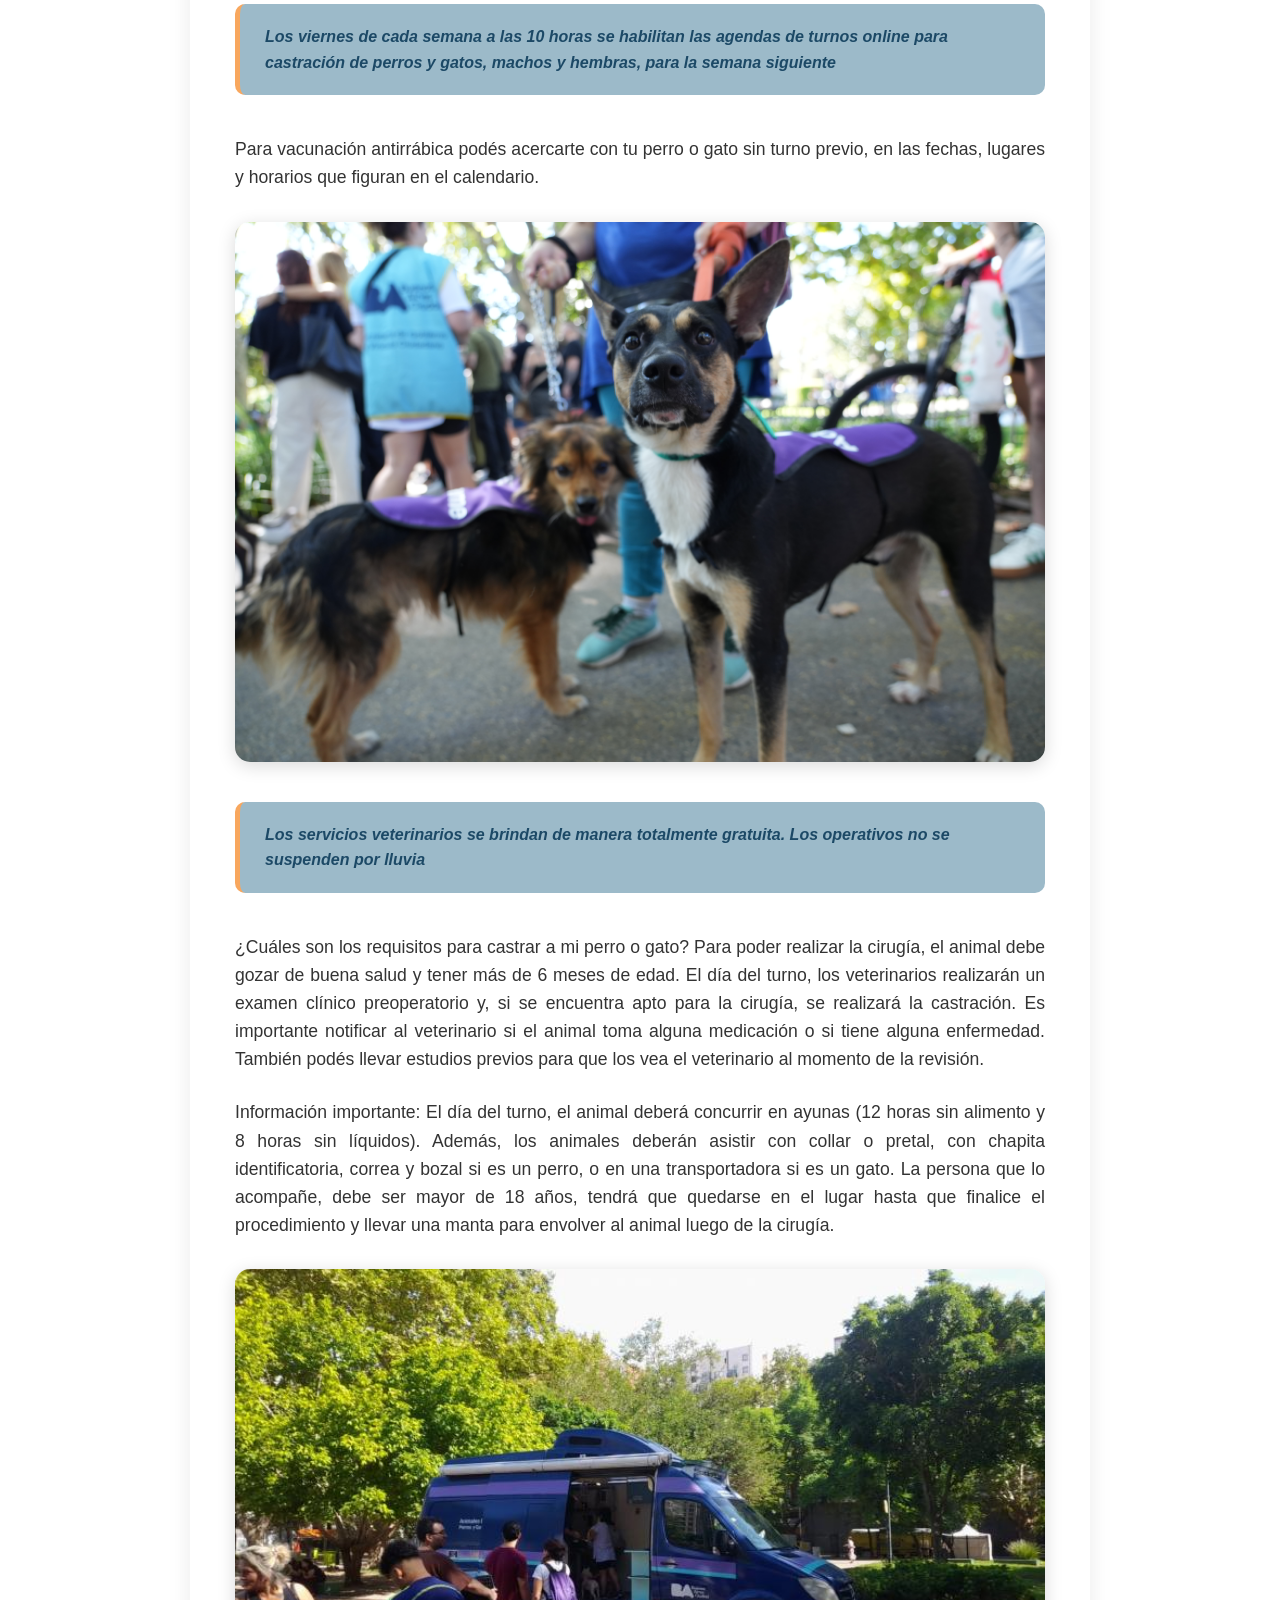
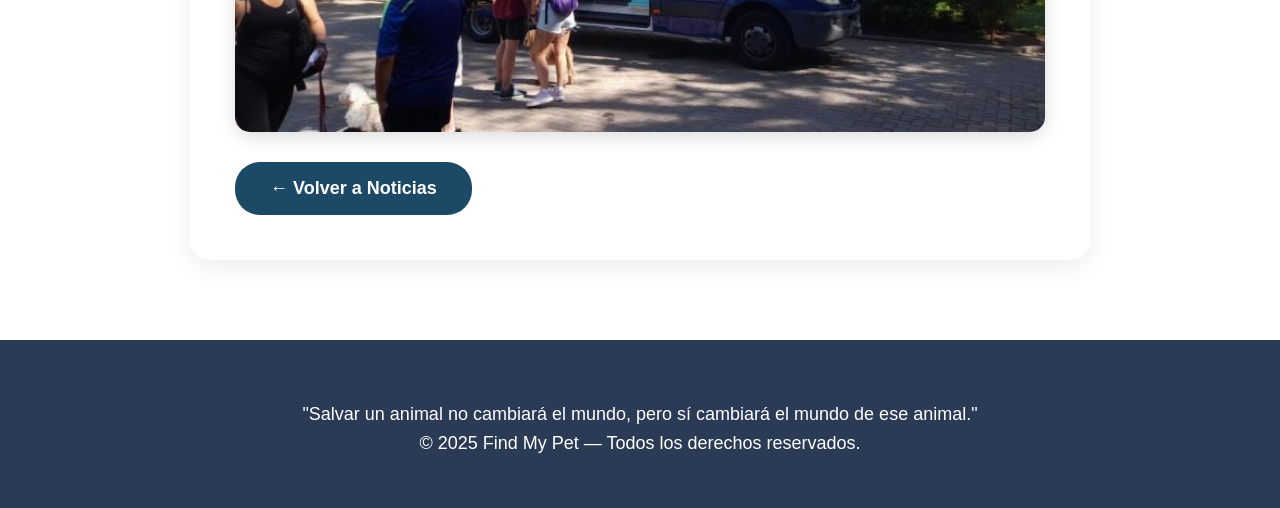
<file: noticia2.html>
<!DOCTYPE html>
<html lang="es">
<head>
  <meta charset="UTF-8">
  <meta name="viewport" content="width=device-width, initial-scale=1.0">
  <title>Castración y vacunación antirrábica gratuita en Buenos Aires - Find My Pet</title>
  
  <!-- CSS -->
  <link rel="stylesheet" href="css/nicepage.css">
  <link rel="stylesheet" href="css/noticia2.css">
  <link rel="icon" type="image/png" href="images/favicon.png">
 
 <!-- JS -->
  <script src="js/jquery.js" defer></script>
  <script src="js/nicepage.js" defer></script>
</head>

<body class="u-body u-xl-mode" data-lang="es">

  <!-- 🔹 HEADER -->
  <header class="u-clearfix u-header" id="header">
    <div class="u-clearfix u-sheet u-sheet-1">

<!-- Navegación principal -->
      <nav class="u-menu u-menu-one-level u-offcanvas u-menu-1" role="navigation" aria-label="Menú principal">
        <div class="menu-collapse" style="font-size: 1.125rem;">
          <a class="u-button-style u-custom-color u-hamburger-link u-nav-link" href="#" aria-label="Abrir menú" aria-controls="menu">
            <svg class="u-svg-link" viewBox="0 0 24 24">
              <use xlink:href="#menu-hamburger"></use>
            </svg>
            <svg class="u-svg-content" id="menu-hamburger" viewBox="0 0 16 16">
              <rect y="1" width="16" height="2"></rect>
              <rect y="7" width="16" height="2"></rect>
              <rect y="13" width="16" height="2"></rect>
            </svg>
          </a>
        </div>

      <!-- Menú principal -->
        <div class="u-custom-menu u-nav-container">
          <ul class="u-custom-font u-heading-font u-nav u-unstyled u-nav-1" role="menubar">
            <li role="none" class="u-nav-item"><a role="menuitem" class="u-button-style u-custom-color-1 u-nav-link u-text-active-palette-1-base u-text-hover-palette-4-base" href="index.html" style="padding: 10px 6px;">Inicio</a>
            </li><li role="none" class="u-nav-item"><a role="menuitem" class="u-button-style u-custom-color-1 u-nav-link u-text-active-palette-1-base u-text-hover-palette-4-base" href="Template-find-my-pet/adopciones.html" style="padding: 10px 6px;">Animales</a>
            </li><li role="none" class="u-nav-item"><a role="menuitem" class="u-button-style u-custom-color-1 u-nav-link u-text-active-palette-1-base u-text-hover-palette-4-base" href="Template-find-my-pet/perdidas.html" style="padding: 10px 6px;">Mascotas perdidas/encontradas</a>
            </li><li role="none" class="u-nav-item"><a role="menuitem" class="u-button-style u-custom-color-1 u-nav-link u-text-active-palette-1-base u-text-hover-palette-4-base" href="Template-find-my-pet/ayuda.html" style="padding: 10px 6px;">Ayudas</a>
            </li><li role="none" class="u-nav-item"><a role="menuitem" class="u-button-style u-custom-color-1 u-nav-link u-text-active-palette-1-base u-text-hover-palette-4-base" href="Template-find-my-pet/denuncias.html" style="padding: 10px 6px;">Denuncias</a>
            </li><li role="none" class="u-nav-item"><a role="menuitem" class="u-button-style u-custom-color-1 u-nav-link u-text-active-palette-1-base u-text-hover-palette-4-base" href="Template-find-my-pet/historias.html" style="padding: 10px 6px;">Historias</a>
            </li><li role="none" class="u-nav-item"><a role="menuitem" class="u-button-style u-custom-color-1 u-nav-link u-text-active-palette-1-base u-text-hover-palette-4-base" href="Template-find-my-pet/noticias.html" style="padding: 10px 6px;">Noticias</a>
            </li><li role="none" class="u-nav-item"><a role="menuitem" class="u-button-style u-custom-color-1 u-nav-link u-text-active-palette-1-base u-text-hover-palette-4-base" href="Template-find-my-pet/quienes-somos.html" style="padding: 10px 6px;">Quiénes somos</a>
            </li><li role="none" class="u-nav-item"><a role="menuitem" class="u-button-style u-custom-color-1 u-nav-link u-text-active-palette-1-base u-text-hover-palette-4-base" href="Template-find-my-pet/faq.html" style="padding: 10px 6px;">Preguntas frecuentes</a>
            </li><li role="none" class="u-nav-item"><a role="menuitem" class="u-button-style u-custom-color-1 u-nav-link u-text-active-palette-1-base u-text-hover-palette-4-base" href="Template-find-my-pet/Contacto.html" style="padding: 10px 6px;">Contacto</a>
          </li></ul>
        </div>
      <div class="u-custom-menu u-nav-container-collapse" id="25de" role="region" aria-label="Menu panel">
            <div class="u-container-style u-custom-color-1 u-inner-container-layout u-opacity u-opacity-95 u-sidenav">
              <div class="u-inner-container-layout u-sidenav-overflow">
                <div class="u-menu-close" tabindex="-1" aria-label="Close menu"></div>
  
                <ul class="u-align-center u-custom-font u-heading-font u-nav u-popupmenu-items u-spacing-1 u-unstyled u-nav-2" role="menubar"><li role="none" class="u-nav-item"><a role="menuitem" class="u-button-style u-nav-link" href="index.html">Inicio</a>
</li><li role="none" class="u-nav-item"><a role="menuitem" class="u-button-style u-nav-link" href="Template-find-my-pet/adopciones.html">Animales</a>
</li><li role="none" class="u-nav-item"><a role="menuitem" class="u-button-style u-nav-link" href="Template-find-my-pet/perdidas.html">Mascotas perdidas/encontradas</a>
</li><li role="none" class="u-nav-item"><a role="menuitem" class="u-button-style u-nav-link" href="Template-find-my-pet/ayuda.html">Ayudas</a>
</li><li role="none" class="u-nav-item"><a role="menuitem" class="u-button-style u-nav-link" href="Template-find-my-pet/denuncias.html">Denuncias</a>
</li><li role="none" class="u-nav-item"><a role="menuitem" class="u-button-style u-nav-link" href="Template-find-my-pet/historias.html">Historias</a>
</li><li role="none" class="u-nav-item"><a role="menuitem" class="u-button-style u-nav-link" href="Template-find-my-pet/noticias.html">Noticias</a>
</li><li role="none" class="u-nav-item"><a role="menuitem" class="u-button-style u-nav-link" href="Template-find-my-pet/quienes-somos.html">Quiénes somos</a>
</li><li role="none" class="u-nav-item"><a role="menuitem" class="u-button-style u-nav-link" href="Template-find-my-pet/faq.html">Preguntas frecuentes</a>
</li><li role="none" class="u-nav-item"><a role="menuitem" class="u-button-style u-nav-link" href="Template-find-my-pet/Contacto.html">Contacto</a>
</li></ul>
              </div>
            </div>
            <div class="u-grey-70 u-menu-overlay u-opacity u-opacity-70"></div>
          </div>
        </nav>
      </div></header>
    
  <!-- CONTENEDOR PRINCIPAL -->
  <main class="u-section-noticia">
    <div class="u-card-noticia">
      <h1>Castración y vacunación antirrábica gratuita en Buenos Aires</h1>
      <h3>Los operativos, destinados a perros y gatos, se realizan a través de los Centros Fijos y Unidades Móviles Veterinarias.</h3>
      <p class="u-meta">Publicado en <strong>Find My Pet Noticias</strong></p>

      <img src="images/noticia2.jpg" alt="Gato en jornada de castración y vacunación" class="u-img-noticia">

      <p>El servicio de Atenciones Veterinarias continúa trabajando de manera ininterrumpida durante los meses de verano. En este marco, la Dirección General de Sanidad y Cuidado Responsable de Caninos y Felinos Domésticos, que tiene como objetivo proporcionar las herramientas necesarias para lograr el bienestar de perros y gatos, así como también contribuir con la convivencia armónica y responsable de los animales domésticos en el espacio público, realiza operativos de castración y vacunación antirrábica gratuitos para perros y gatos en todas las comunas de la Ciudad de Buenos Aires.</p>

      <p>Los operativos se realizan según el cronograma semanal, a través de ocho móviles veterinarios que recorren las 15 Comunas de la Ciudad y los dos centros fijos de atención veterinaria y castración que funcionan en el Parque Indoamericano en Villa Soldati (Av. Escalada y Paseo Islas Malvinas) y en Costanera Sur (Av. Dr. T. Achaval Rodriguez 1550), frente a la fuente de Lola Mora.</p>

      <p>¿Cómo acceder a los servicios?
Si querés vacunar a tu perro/a o gato/a contra la rabia o solicitar un turno para su castración, consultá el cronograma que se publica semanalmente en las redes sociales de Animales BA: Perros y gatos o en la página web para conocer las próximas fechas y ubicaciones programadas.</p>

      <p>Recordá que para la castración es necesario solicitar un turno previo de manera online. Allí, deberás registrarte con tu cuenta de miBA, ingresando en la opción correspondiente al animal y completando el formulario. Una vez confirmada la operación, recibirás en tu mail la confirmación del turno con toda la información necesaria para el día de la cirugía.</p>

      <div class="u-quote">
        Los viernes de cada semana a las 10 horas se habilitan las agendas de turnos online para castración de perros y gatos, machos y hembras, para la semana siguiente
      </div>

      <p>Para vacunación antirrábica podés acercarte con tu perro o gato sin turno previo, en las fechas, lugares y horarios que figuran en el calendario. </p>

      <img src="images/bsasperros.jpg" alt="Perros en Buenos Aires" class="u-img-noticia">

      <div class="u-quote">
       Los servicios veterinarios se brindan de manera totalmente gratuita. Los operativos no se suspenden por lluvia
      </div>

      <p>¿Cuáles son los requisitos para castrar a mi perro o gato?
Para poder realizar la cirugía, el animal debe gozar de buena salud y tener más de 6 meses de edad. El día del turno, los veterinarios realizarán un examen clínico preoperatorio y, si se encuentra apto para la cirugía, se realizará la castración. Es importante notificar al veterinario si el animal toma alguna medicación o si tiene alguna enfermedad. También podés llevar estudios previos para que los vea el veterinario al momento de la revisión.</p>

      <p>Información importante: 
El día del turno, el animal deberá concurrir en ayunas (12 horas sin alimento y 8 horas sin líquidos). 
Además, los animales deberán asistir con collar o pretal, con chapita identificatoria, correa y bozal si es un perro, o en una transportadora si es un gato. 
La persona que lo acompañe, debe ser mayor de 18 años,  tendrá que quedarse en el lugar hasta que finalice el procedimiento y llevar una manta para envolver al animal luego de la cirugía.</p>

    <img src="images/operativo.jpg" alt="Operativo en Buenos Aires" class="u-img-noticia">

      <a href="noticias.html" class="u-btn-volver">← Volver a Noticias</a>
    </div>
  </main>

  <!-- FOOTER -->
  <footer class="u-footer">
    <p>"Salvar un animal no cambiará el mundo, pero sí cambiará el mundo de ese animal."<br>© 2025 Find My Pet — Todos los derechos reservados.</p>
  </footer>
</body>
</html>
</file>
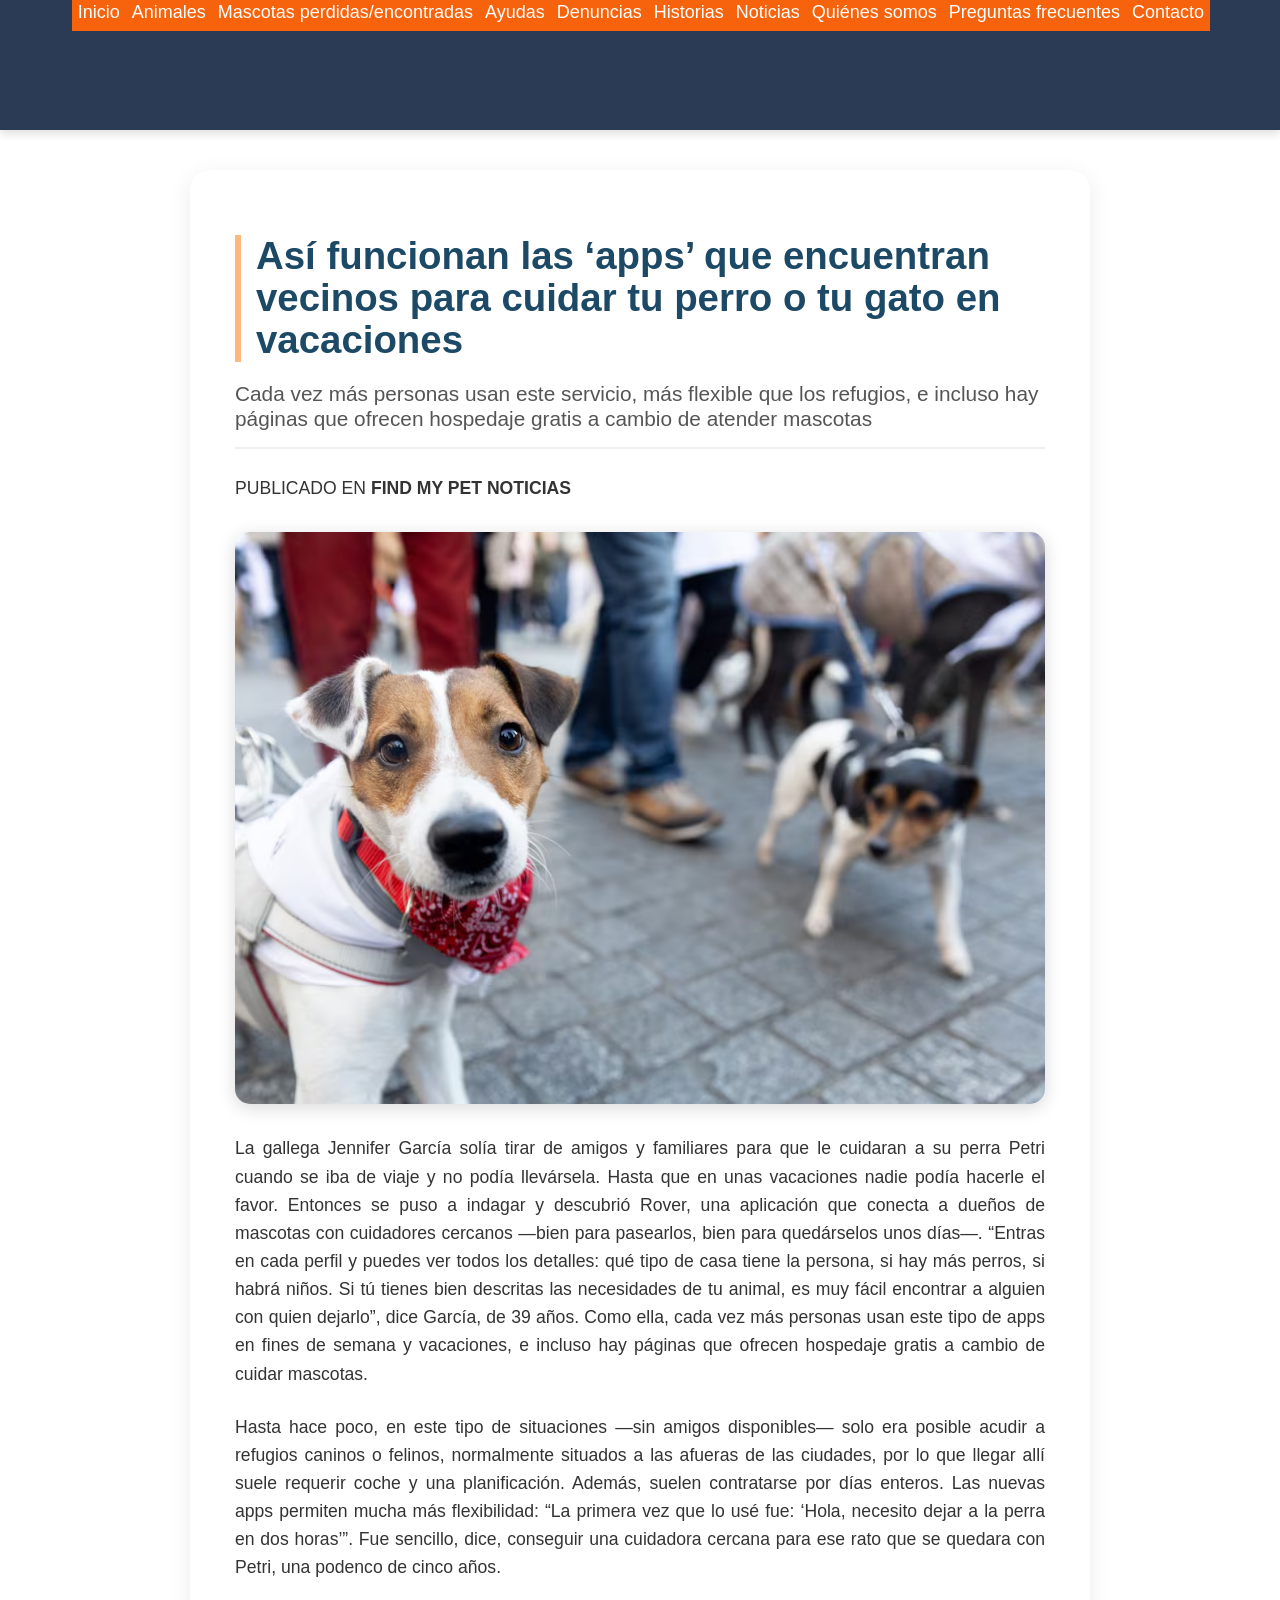
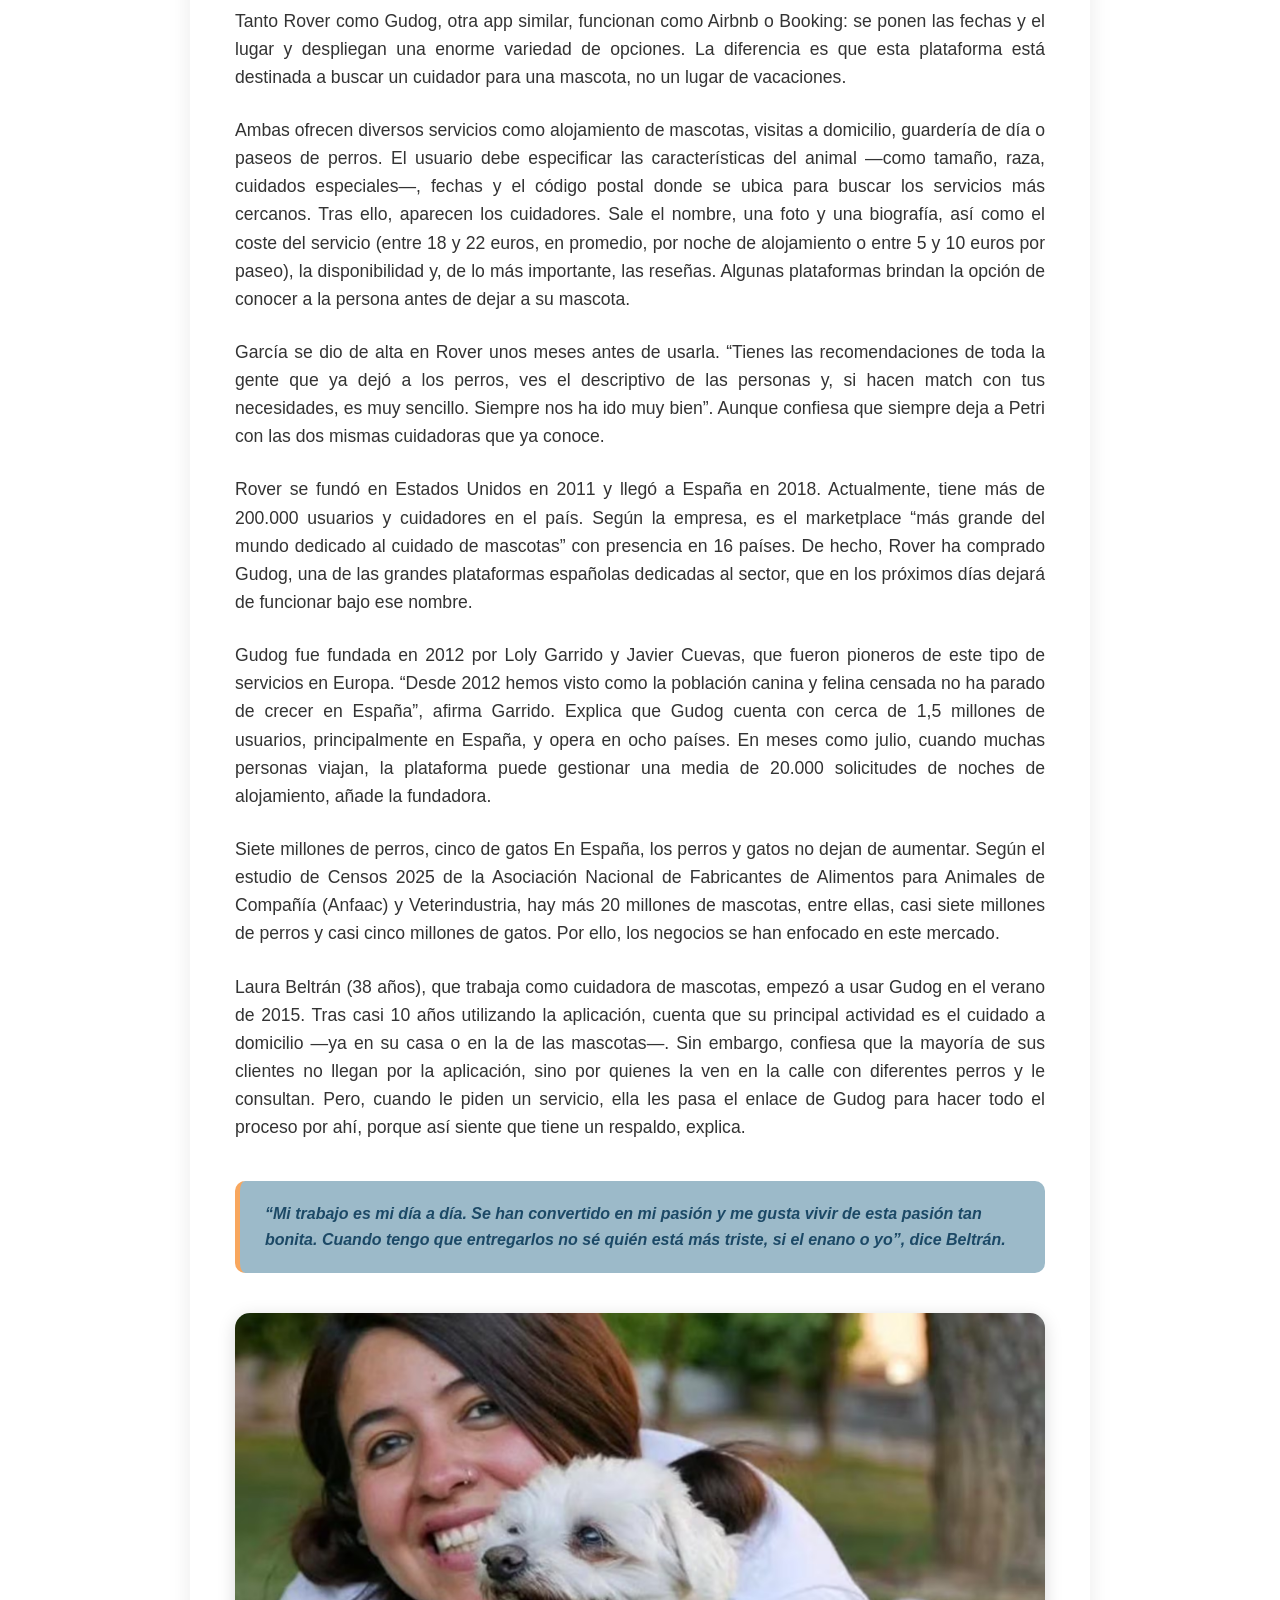
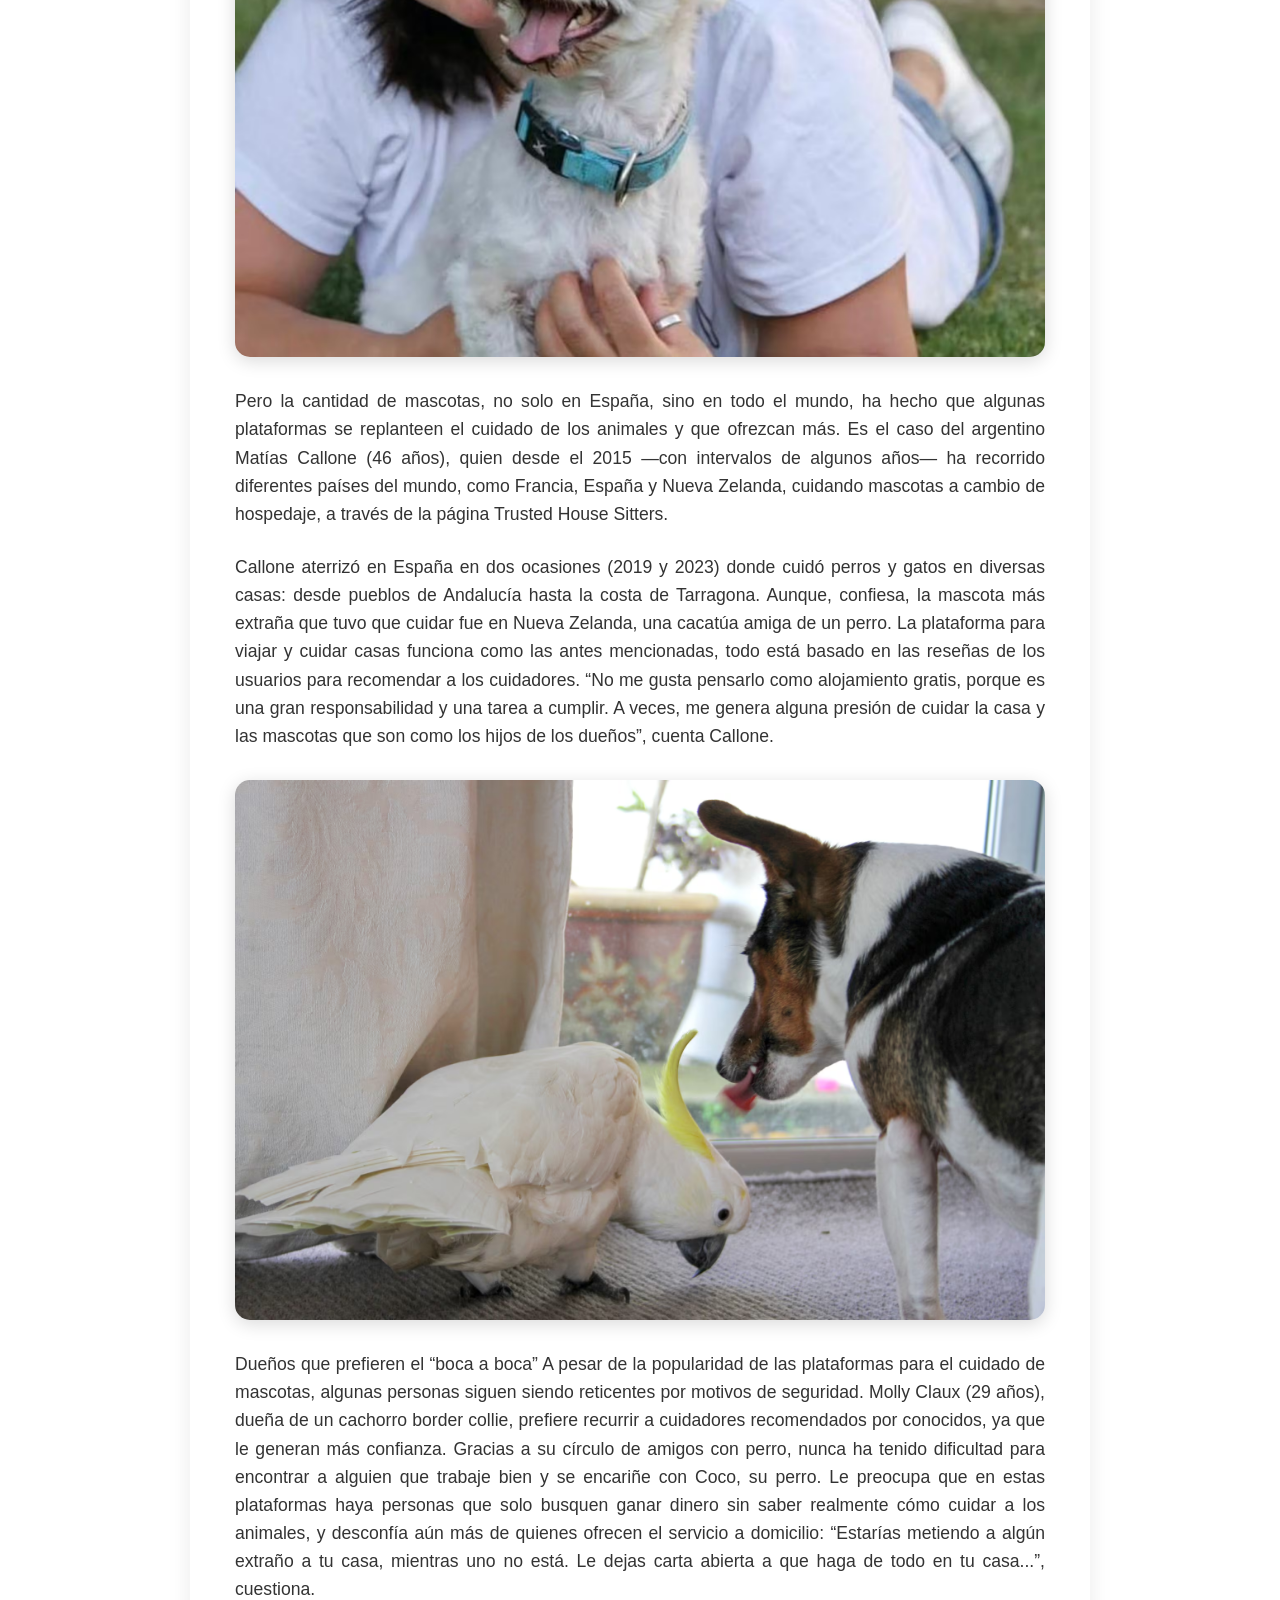
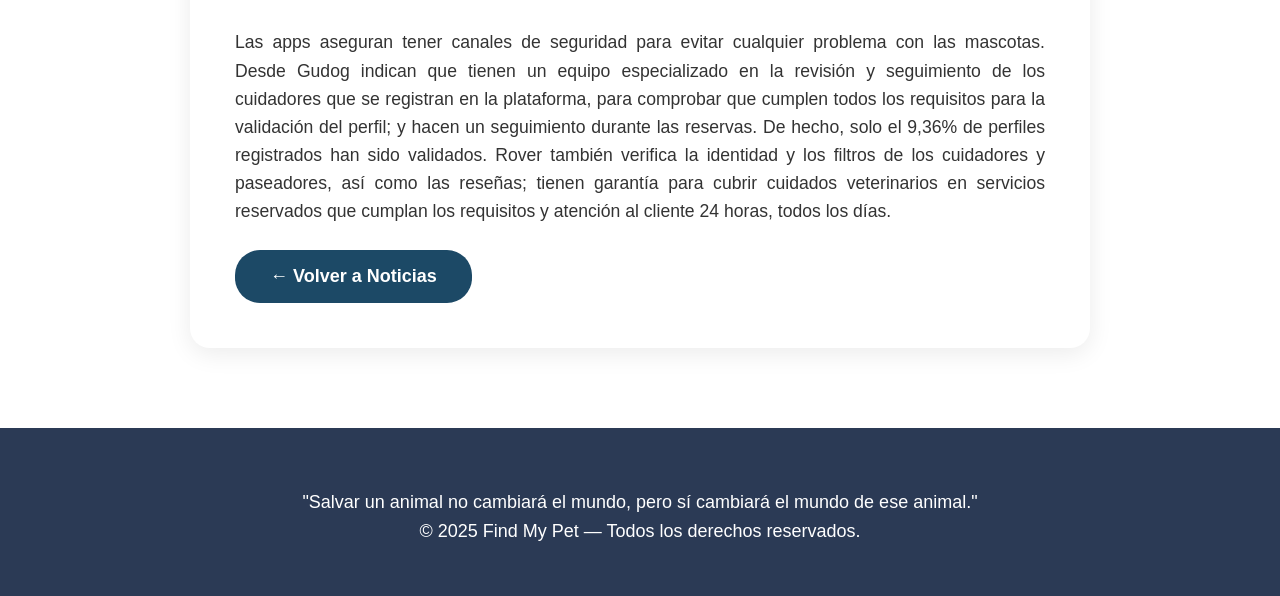
<file: noticia3.html>
<!DOCTYPE html>
<html lang="es">
<head>
  <meta charset="UTF-8">
  <meta name="viewport" content="width=device-width, initial-scale=1.0">
  <title>Así funcionan las ‘apps’ que encuentran vecinos para cuidar tu perro o tu gato en vacaciones - Find My Pet</title>
  
  <!-- CSS -->
  <link rel="stylesheet" href="css/nicepage.css">
  <link rel="stylesheet" href="css/noticia3.css">
  <link rel="icon" type="image/png" href="images/favicon.png">
 
 <!-- JS -->
  <script src="js/jquery.js" defer></script>
  <script src="js/nicepage.js" defer></script>
</head>

<body class="u-body u-xl-mode" data-lang="es">

  <!-- 🔹 HEADER -->
  <header class="u-clearfix u-header" id="header">
    <div class="u-clearfix u-sheet u-sheet-1">

<!-- Navegación principal -->
      <nav class="u-menu u-menu-one-level u-offcanvas u-menu-1" role="navigation" aria-label="Menú principal">
        <div class="menu-collapse" style="font-size: 1.125rem;">
          <a class="u-button-style u-custom-color u-hamburger-link u-nav-link" href="#" aria-label="Abrir menú" aria-controls="menu">
            <svg class="u-svg-link" viewBox="0 0 24 24">
              <use xlink:href="#menu-hamburger"></use>
            </svg>
            <svg class="u-svg-content" id="menu-hamburger" viewBox="0 0 16 16">
              <rect y="1" width="16" height="2"></rect>
              <rect y="7" width="16" height="2"></rect>
              <rect y="13" width="16" height="2"></rect>
            </svg>
          </a>
        </div>

      <!-- Menú principal -->
        <div class="u-custom-menu u-nav-container">
          <ul class="u-custom-font u-heading-font u-nav u-unstyled u-nav-1" role="menubar">
            <li role="none" class="u-nav-item"><a role="menuitem" class="u-button-style u-custom-color-1 u-nav-link u-text-active-palette-1-base u-text-hover-palette-4-base" href="index.html" style="padding: 10px 6px;">Inicio</a>
            </li><li role="none" class="u-nav-item"><a role="menuitem" class="u-button-style u-custom-color-1 u-nav-link u-text-active-palette-1-base u-text-hover-palette-4-base" href="Template-find-my-pet/adopciones.html" style="padding: 10px 6px;">Animales</a>
            </li><li role="none" class="u-nav-item"><a role="menuitem" class="u-button-style u-custom-color-1 u-nav-link u-text-active-palette-1-base u-text-hover-palette-4-base" href="Template-find-my-pet/perdidas.html" style="padding: 10px 6px;">Mascotas perdidas/encontradas</a>
            </li><li role="none" class="u-nav-item"><a role="menuitem" class="u-button-style u-custom-color-1 u-nav-link u-text-active-palette-1-base u-text-hover-palette-4-base" href="Template-find-my-pet/ayuda.html" style="padding: 10px 6px;">Ayudas</a>
            </li><li role="none" class="u-nav-item"><a role="menuitem" class="u-button-style u-custom-color-1 u-nav-link u-text-active-palette-1-base u-text-hover-palette-4-base" href="Template-find-my-pet/denuncias.html" style="padding: 10px 6px;">Denuncias</a>
            </li><li role="none" class="u-nav-item"><a role="menuitem" class="u-button-style u-custom-color-1 u-nav-link u-text-active-palette-1-base u-text-hover-palette-4-base" href="Template-find-my-pet/historias.html" style="padding: 10px 6px;">Historias</a>
            </li><li role="none" class="u-nav-item"><a role="menuitem" class="u-button-style u-custom-color-1 u-nav-link u-text-active-palette-1-base u-text-hover-palette-4-base" href="Template-find-my-pet/noticias.html" style="padding: 10px 6px;">Noticias</a>
            </li><li role="none" class="u-nav-item"><a role="menuitem" class="u-button-style u-custom-color-1 u-nav-link u-text-active-palette-1-base u-text-hover-palette-4-base" href="Template-find-my-pet/quienes-somos.html" style="padding: 10px 6px;">Quiénes somos</a>
            </li><li role="none" class="u-nav-item"><a role="menuitem" class="u-button-style u-custom-color-1 u-nav-link u-text-active-palette-1-base u-text-hover-palette-4-base" href="Template-find-my-pet/faq.html" style="padding: 10px 6px;">Preguntas frecuentes</a>
            </li><li role="none" class="u-nav-item"><a role="menuitem" class="u-button-style u-custom-color-1 u-nav-link u-text-active-palette-1-base u-text-hover-palette-4-base" href="Template-find-my-pet/Contacto.html" style="padding: 10px 6px;">Contacto</a>
          </li></ul>
        </div>
      <div class="u-custom-menu u-nav-container-collapse" id="25de" role="region" aria-label="Menu panel">
            <div class="u-container-style u-custom-color-1 u-inner-container-layout u-opacity u-opacity-95 u-sidenav">
              <div class="u-inner-container-layout u-sidenav-overflow">
                <div class="u-menu-close" tabindex="-1" aria-label="Close menu"></div>
  
                <ul class="u-align-center u-custom-font u-heading-font u-nav u-popupmenu-items u-spacing-1 u-unstyled u-nav-2" role="menubar"><li role="none" class="u-nav-item"><a role="menuitem" class="u-button-style u-nav-link" href="index.html">Inicio</a>
</li><li role="none" class="u-nav-item"><a role="menuitem" class="u-button-style u-nav-link" href="Template-find-my-pet/adopciones.html">Animales</a>
</li><li role="none" class="u-nav-item"><a role="menuitem" class="u-button-style u-nav-link" href="Template-find-my-pet/perdidas.html">Mascotas perdidas/encontradas</a>
</li><li role="none" class="u-nav-item"><a role="menuitem" class="u-button-style u-nav-link" href="Template-find-my-pet/ayuda.html">Ayudas</a>
</li><li role="none" class="u-nav-item"><a role="menuitem" class="u-button-style u-nav-link" href="Template-find-my-pet/denuncias.html">Denuncias</a>
</li><li role="none" class="u-nav-item"><a role="menuitem" class="u-button-style u-nav-link" href="Template-find-my-pet/historias.html">Historias</a>
</li><li role="none" class="u-nav-item"><a role="menuitem" class="u-button-style u-nav-link" href="Template-find-my-pet/noticias.html">Noticias</a>
</li><li role="none" class="u-nav-item"><a role="menuitem" class="u-button-style u-nav-link" href="Template-find-my-pet/quienes-somos.html">Quiénes somos</a>
</li><li role="none" class="u-nav-item"><a role="menuitem" class="u-button-style u-nav-link" href="Template-find-my-pet/faq.html">Preguntas frecuentes</a>
</li><li role="none" class="u-nav-item"><a role="menuitem" class="u-button-style u-nav-link" href="Template-find-my-pet/Contacto.html">Contacto</a>
</li></ul>
              </div>
            </div>
            <div class="u-grey-70 u-menu-overlay u-opacity u-opacity-70"></div>
          </div>
        </nav>
      </div></header>
    
  <!-- CONTENEDOR PRINCIPAL -->
  <main class="u-section-noticia">
    <div class="u-card-noticia">
      <h1>Así funcionan las ‘apps’ que encuentran vecinos para cuidar tu perro o tu gato en vacaciones</h1>
      <h3>Cada vez más personas usan este servicio, más flexible que los refugios, e incluso hay páginas que ofrecen hospedaje gratis a cambio de atender mascotas</h3>
      <p class="u-meta">Publicado en <strong>Find My Pet Noticias</strong></p>

      <img src="images/noticia3.avif" alt="Apps para cuidar mascotas" class="u-img-noticia">

      <p>La gallega Jennifer García solía tirar de amigos y familiares para que le cuidaran a su perra Petri cuando se iba de viaje y no podía llevársela. Hasta que en unas vacaciones nadie podía hacerle el favor. Entonces se puso a indagar y descubrió Rover, una aplicación que conecta a dueños de mascotas con cuidadores cercanos —bien para pasearlos, bien para quedárselos unos días—. “Entras en cada perfil y puedes ver todos los detalles: qué tipo de casa tiene la persona, si hay más perros, si habrá niños. Si tú tienes bien descritas las necesidades de tu animal, es muy fácil encontrar a alguien con quien dejarlo”, dice García, de 39 años. Como ella, cada vez más personas usan este tipo de apps en fines de semana y vacaciones, e incluso hay páginas que ofrecen hospedaje gratis a cambio de cuidar mascotas.</p>

      <p>Hasta hace poco, en este tipo de situaciones —sin amigos disponibles— solo era posible acudir a refugios caninos o felinos, normalmente situados a las afueras de las ciudades, por lo que llegar allí suele requerir coche y una planificación. Además, suelen contratarse por días enteros. Las nuevas apps permiten mucha más flexibilidad: “La primera vez que lo usé fue: ‘Hola, necesito dejar a la perra en dos horas’”. Fue sencillo, dice, conseguir una cuidadora cercana para ese rato que se quedara con Petri, una podenco de cinco años.</p>

      <p>Tanto Rover como Gudog, otra app similar, funcionan como Airbnb o Booking: se ponen las fechas y el lugar y despliegan una enorme variedad de opciones. La diferencia es que esta plataforma está destinada a buscar un cuidador para una mascota, no un lugar de vacaciones.</p>
  
      <p>Ambas ofrecen diversos servicios como alojamiento de mascotas, visitas a domicilio, guardería de día o paseos de perros. El usuario debe especificar las características del animal ―como tamaño, raza, cuidados especiales―, fechas y el código postal donde se ubica para buscar los servicios más cercanos. Tras ello, aparecen los cuidadores. Sale el nombre, una foto y una biografía, así como el coste del servicio (entre 18 y 22 euros, en promedio, por noche de alojamiento o entre 5 y 10 euros por paseo), la disponibilidad y, de lo más importante, las reseñas. Algunas plataformas brindan la opción de conocer a la persona antes de dejar a su mascota.</p>
 
      <p>García se dio de alta en Rover unos meses antes de usarla. “Tienes las recomendaciones de toda la gente que ya dejó a los perros, ves el descriptivo de las personas y, si hacen match con tus necesidades, es muy sencillo. Siempre nos ha ido muy bien”. Aunque confiesa que siempre deja a Petri con las dos mismas cuidadoras que ya conoce.</p>

      <p>Rover se fundó en Estados Unidos en 2011 y llegó a España en 2018. Actualmente, tiene más de 200.000 usuarios y cuidadores en el país. Según la empresa, es el marketplace “más grande del mundo dedicado al cuidado de mascotas” con presencia en 16 países. De hecho, Rover ha comprado Gudog, una de las grandes plataformas españolas dedicadas al sector, que en los próximos días dejará de funcionar bajo ese nombre.</p>

      <p>Gudog fue fundada en 2012 por Loly Garrido y Javier Cuevas, que fueron pioneros de este tipo de servicios en Europa. “Desde 2012 hemos visto como la población canina y felina censada no ha parado de crecer en España”, afirma Garrido. Explica que Gudog cuenta con cerca de 1,5 millones de usuarios, principalmente en España, y opera en ocho países. En meses como julio, cuando muchas personas viajan, la plataforma puede gestionar una media de 20.000 solicitudes de noches de alojamiento, añade la fundadora.</p>

      <p>Siete millones de perros, cinco de gatos
En España, los perros y gatos no dejan de aumentar. Según el estudio de Censos 2025 de la Asociación Nacional de Fabricantes de Alimentos para Animales de Compañía (Anfaac) y Veterindustria, hay más 20 millones de mascotas, entre ellas, casi siete millones de perros y casi cinco millones de gatos. Por ello, los negocios se han enfocado en este mercado.</p>

      <p>Laura Beltrán (38 años), que trabaja como cuidadora de mascotas, empezó a usar Gudog en el verano de 2015. Tras casi 10 años utilizando la aplicación, cuenta que su principal actividad es el cuidado a domicilio ―ya en su casa o en la de las mascotas―. Sin embargo, confiesa que la mayoría de sus clientes no llegan por la aplicación, sino por quienes la ven en la calle con diferentes perros y le consultan. Pero, cuando le piden un servicio, ella les pasa el enlace de Gudog para hacer todo el proceso por ahí, porque así siente que tiene un respaldo, explica.</p>

      <div class="u-quote">
        “Mi trabajo es mi día a día. Se han convertido en mi pasión y me gusta vivir de esta pasión tan bonita. Cuando tengo que entregarlos no sé quién está más triste, si el enano o yo”, dice Beltrán.
      </div>

      <img src="images/noticia33.avif" alt="Apps para cuidar mascotas" class="u-img-noticia">

      <p>Pero la cantidad de mascotas, no solo en España, sino en todo el mundo, ha hecho que algunas plataformas se replanteen el cuidado de los animales y que ofrezcan más. Es el caso del argentino Matías Callone (46 años), quien desde el 2015 ―con intervalos de algunos años― ha recorrido diferentes países del mundo, como Francia, España y Nueva Zelanda, cuidando mascotas a cambio de hospedaje, a través de la página Trusted House Sitters.</p>

      <p>Callone aterrizó en España en dos ocasiones (2019 y 2023) donde cuidó perros y gatos en diversas casas: desde pueblos de Andalucía hasta la costa de Tarragona. Aunque, confiesa, la mascota más extraña que tuvo que cuidar fue en Nueva Zelanda, una cacatúa amiga de un perro. La plataforma para viajar y cuidar casas funciona como las antes mencionadas, todo está basado en las reseñas de los usuarios para recomendar a los cuidadores. “No me gusta pensarlo como alojamiento gratis, porque es una gran responsabilidad y una tarea a cumplir. A veces, me genera alguna presión de cuidar la casa y las mascotas que son como los hijos de los dueños”, cuenta Callone.</p>

      <img src="images/noticia333.avif" alt="Apps para cuidar mascotas" class="u-img-noticia">

      <p>Dueños que prefieren el “boca a boca”
A pesar de la popularidad de las plataformas para el cuidado de mascotas, algunas personas siguen siendo reticentes por motivos de seguridad. Molly Claux (29 años), dueña de un cachorro border collie, prefiere recurrir a cuidadores recomendados por conocidos, ya que le generan más confianza. Gracias a su círculo de amigos con perro, nunca ha tenido dificultad para encontrar a alguien que trabaje bien y se encariñe con Coco, su perro. Le preocupa que en estas plataformas haya personas que solo busquen ganar dinero sin saber realmente cómo cuidar a los animales, y desconfía aún más de quienes ofrecen el servicio a domicilio: “Estarías metiendo a algún extraño a tu casa, mientras uno no está. Le dejas carta abierta a que haga de todo en tu casa...”, cuestiona.</p>

      <p>Las apps aseguran tener canales de seguridad para evitar cualquier problema con las mascotas. Desde Gudog indican que tienen un equipo especializado en la revisión y seguimiento de los cuidadores que se registran en la plataforma, para comprobar que cumplen todos los requisitos para la validación del perfil; y hacen un seguimiento durante las reservas. De hecho, solo el 9,36% de perfiles registrados han sido validados. Rover también verifica la identidad y los filtros de los cuidadores y paseadores, así como las reseñas; tienen garantía para cubrir cuidados veterinarios en servicios reservados que cumplan los requisitos y atención al cliente 24 horas, todos los días.</p>

      <a href="noticias.html" class="u-btn-volver">← Volver a Noticias</a>
    </div>
  </main>

  <!-- FOOTER -->
  <footer class="u-footer">
    <p>"Salvar un animal no cambiará el mundo, pero sí cambiará el mundo de ese animal."<br>© 2025 Find My Pet — Todos los derechos reservados.</p>
  </footer>
</body>
</html>
</file>
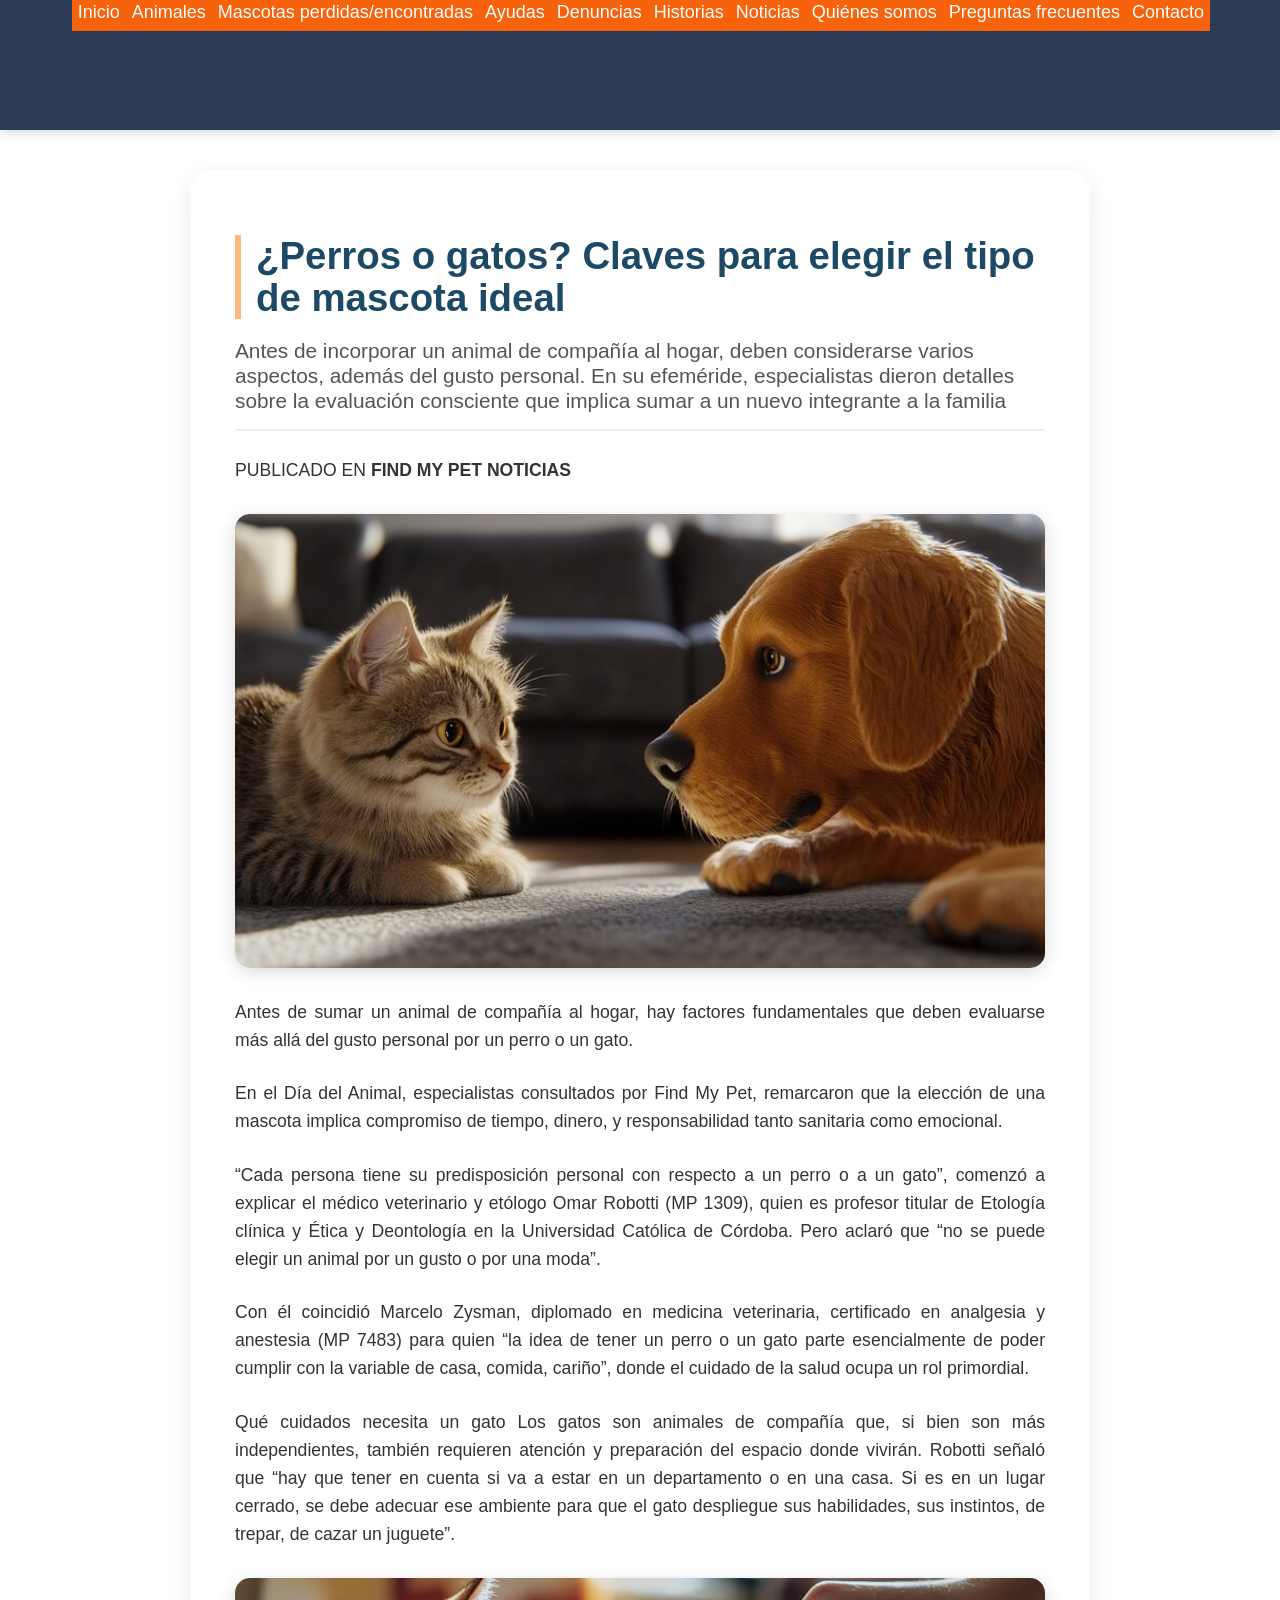
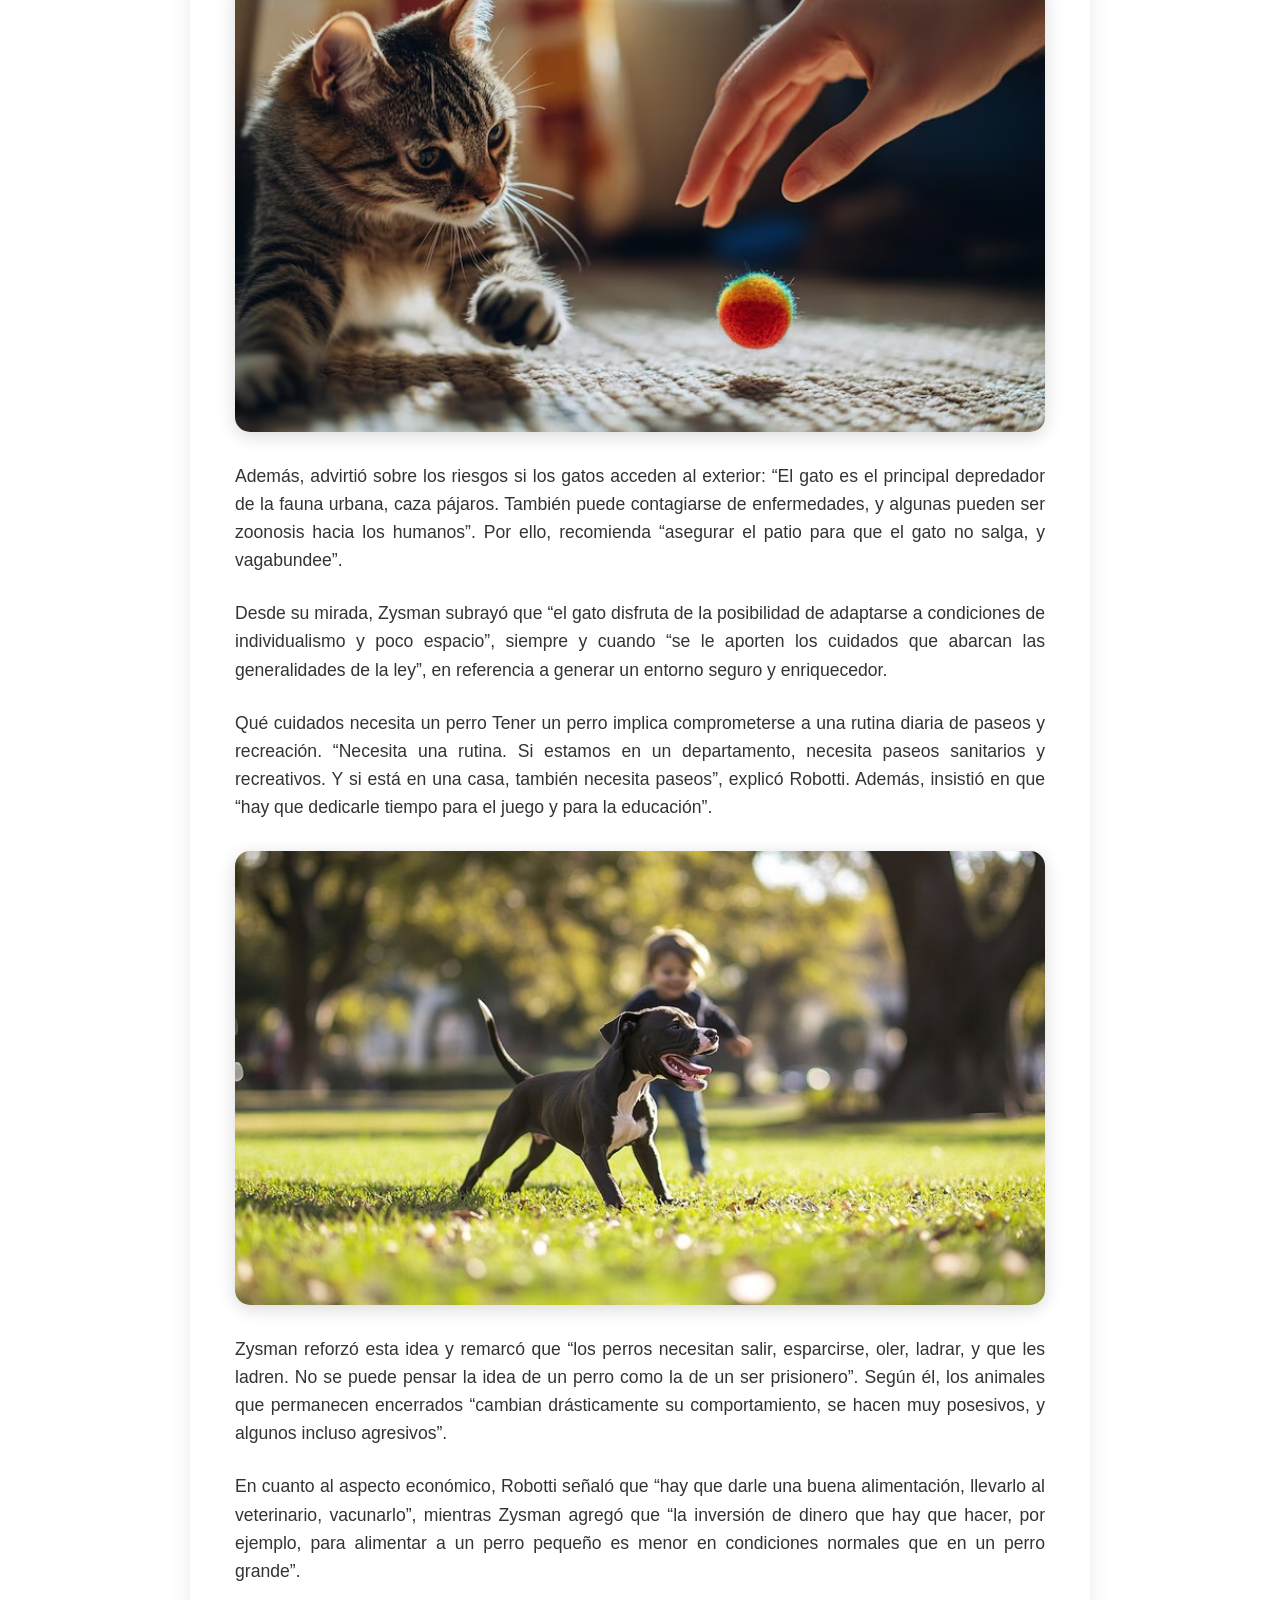
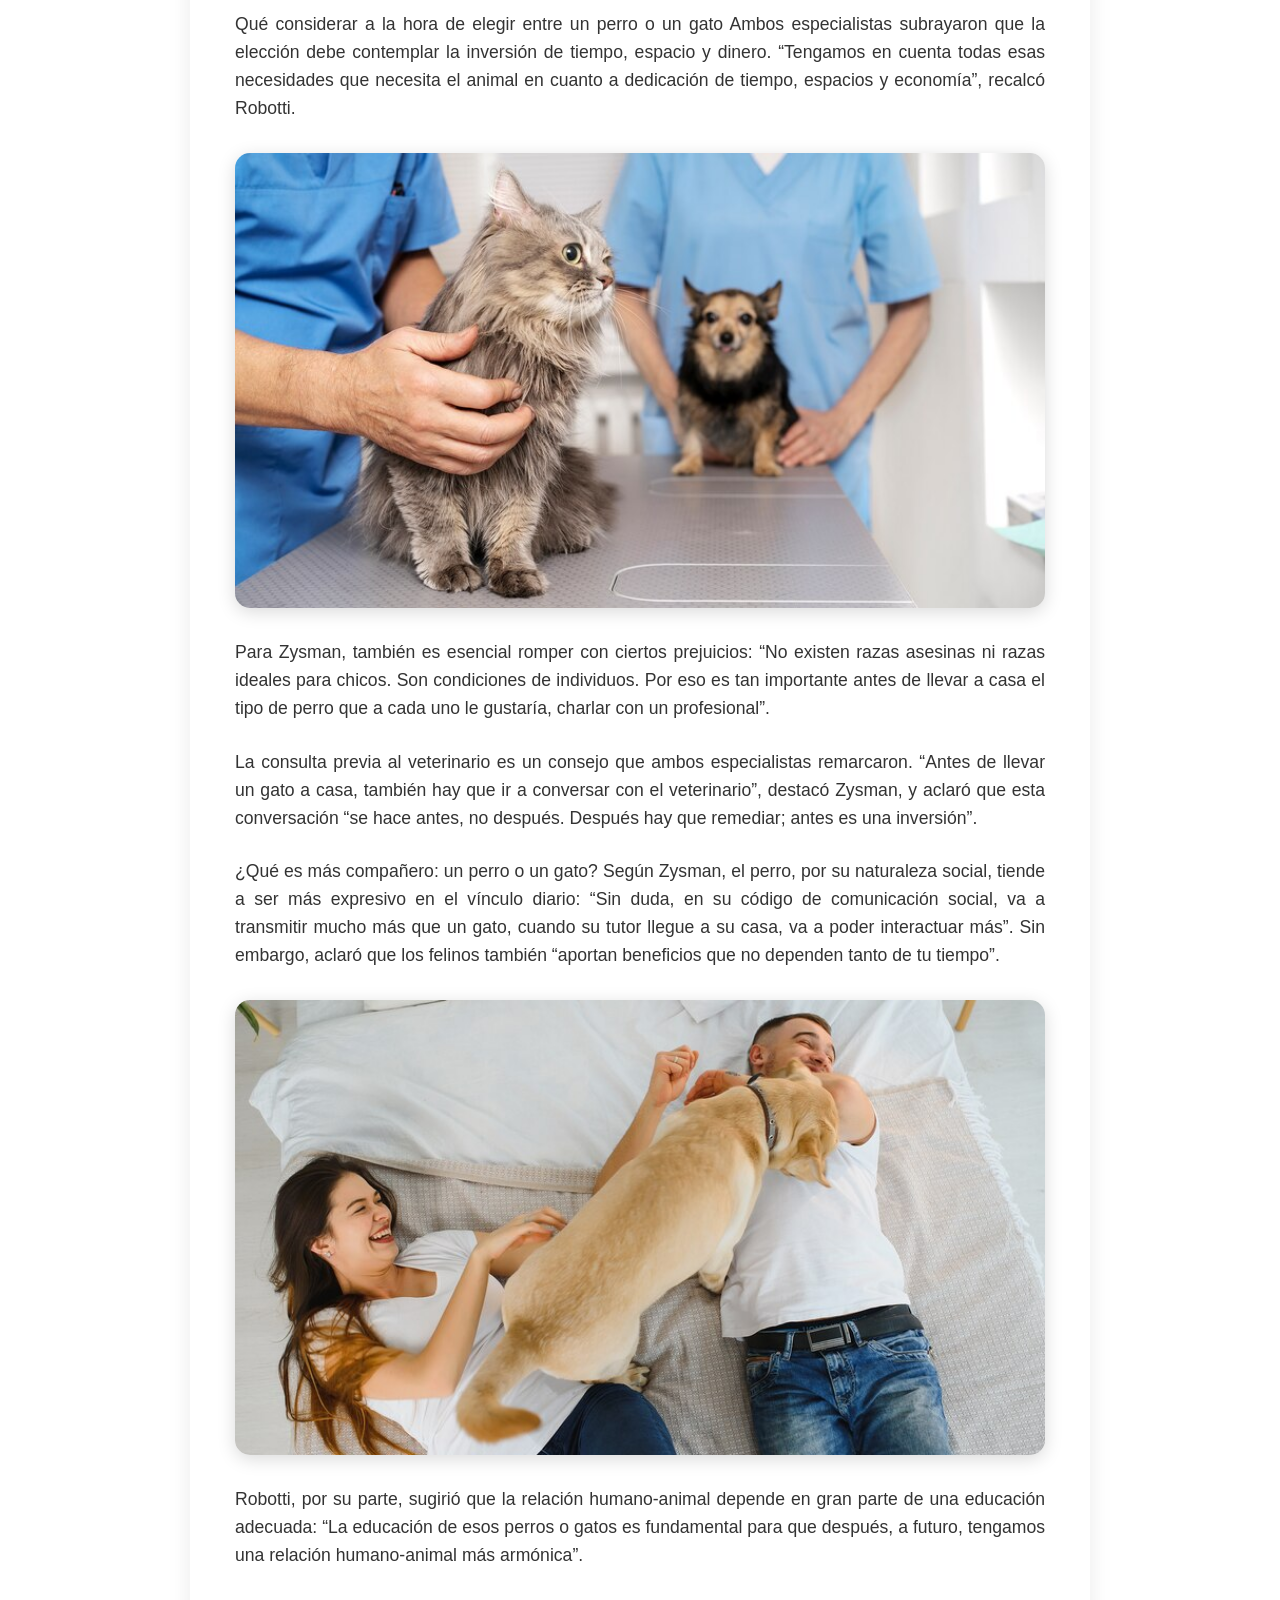
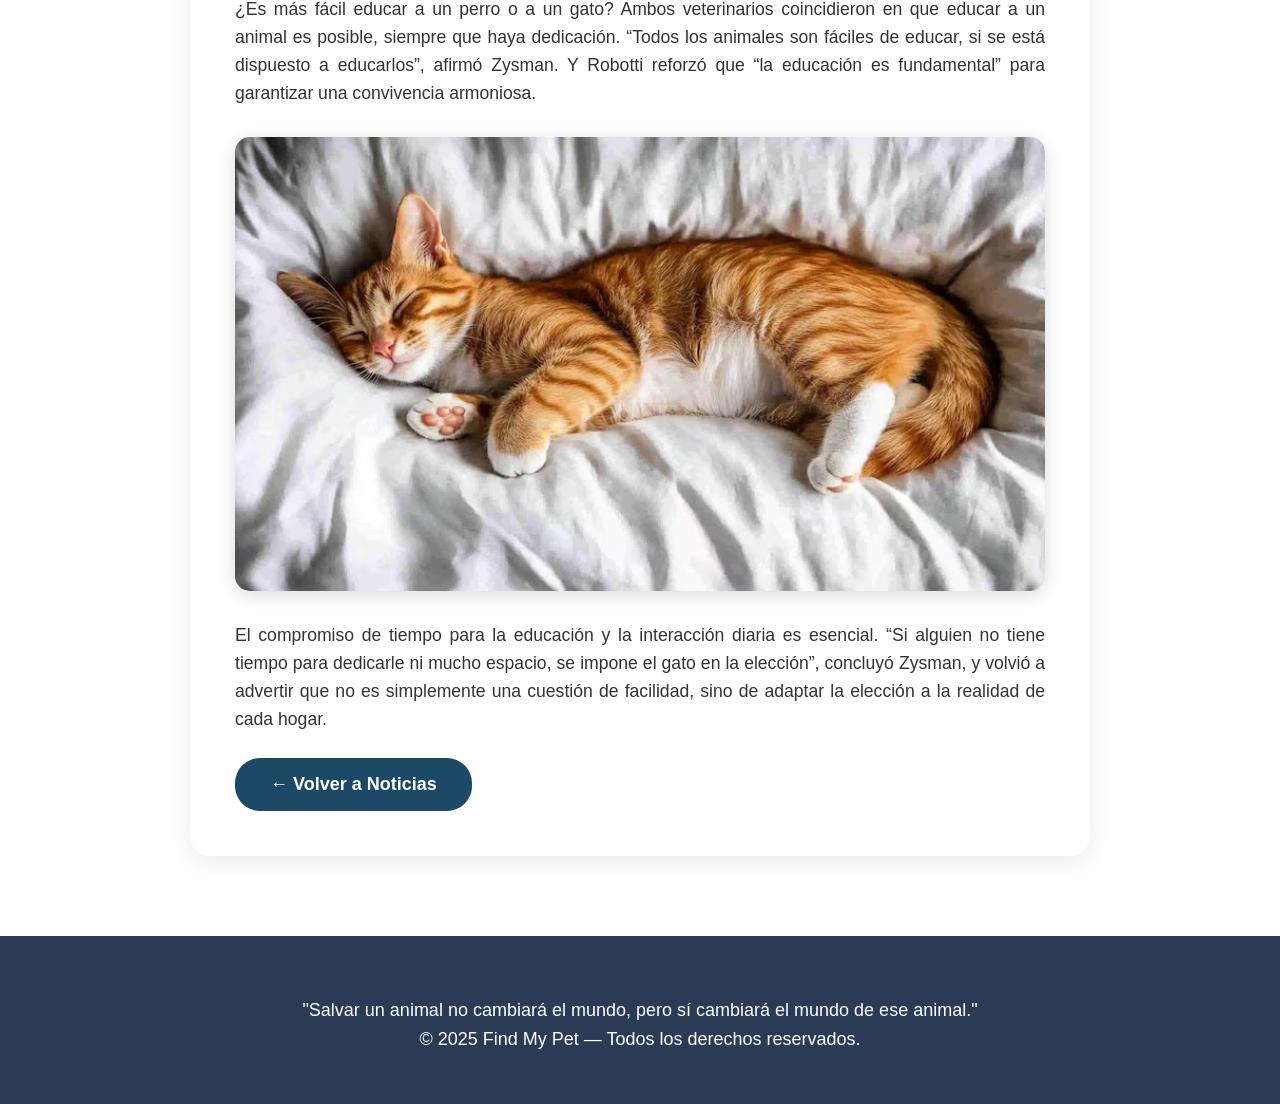
<file: noticia4.html>
<!DOCTYPE html>
<html lang="es">
<head>
  <meta charset="UTF-8">
  <meta name="viewport" content="width=device-width, initial-scale=1.0">
  <title>¿Perros o gatos? Claves para elegir el tipo de mascota ideal - Find My Pet</title>
  
  <!-- CSS -->
  <link rel="stylesheet" href="css/nicepage.css">
  <link rel="stylesheet" href="css/noticia4.css">
  <link rel="icon" type="image/png" href="images/favicon.png">
 
 <!-- JS -->
  <script src="js/jquery.js" defer></script>
  <script src="js/nicepage.js" defer></script>
</head>

<body class="u-body u-xl-mode" data-lang="es">

  <!-- 🔹 HEADER -->
  <header class="u-clearfix u-header" id="header">
    <div class="u-clearfix u-sheet u-sheet-1">

<!-- Navegación principal -->
      <nav class="u-menu u-menu-one-level u-offcanvas u-menu-1" role="navigation" aria-label="Menú principal">
        <div class="menu-collapse" style="font-size: 1.125rem;">
          <a class="u-button-style u-custom-color u-hamburger-link u-nav-link" href="#" aria-label="Abrir menú" aria-controls="menu">
            <svg class="u-svg-link" viewBox="0 0 24 24">
              <use xlink:href="#menu-hamburger"></use>
            </svg>
            <svg class="u-svg-content" id="menu-hamburger" viewBox="0 0 16 16">
              <rect y="1" width="16" height="2"></rect>
              <rect y="7" width="16" height="2"></rect>
              <rect y="13" width="16" height="2"></rect>
            </svg>
          </a>
        </div>

      <!-- Menú principal -->
        <div class="u-custom-menu u-nav-container">
          <ul class="u-custom-font u-heading-font u-nav u-unstyled u-nav-1" role="menubar">
            <li role="none" class="u-nav-item"><a role="menuitem" class="u-button-style u-custom-color-1 u-nav-link u-text-active-palette-1-base u-text-hover-palette-4-base" href="index.html" style="padding: 10px 6px;">Inicio</a>
            </li><li role="none" class="u-nav-item"><a role="menuitem" class="u-button-style u-custom-color-1 u-nav-link u-text-active-palette-1-base u-text-hover-palette-4-base" href="Template-find-my-pet/adopciones.html" style="padding: 10px 6px;">Animales</a>
            </li><li role="none" class="u-nav-item"><a role="menuitem" class="u-button-style u-custom-color-1 u-nav-link u-text-active-palette-1-base u-text-hover-palette-4-base" href="Template-find-my-pet/perdidas.html" style="padding: 10px 6px;">Mascotas perdidas/encontradas</a>
            </li><li role="none" class="u-nav-item"><a role="menuitem" class="u-button-style u-custom-color-1 u-nav-link u-text-active-palette-1-base u-text-hover-palette-4-base" href="Template-find-my-pet/ayuda.html" style="padding: 10px 6px;">Ayudas</a>
            </li><li role="none" class="u-nav-item"><a role="menuitem" class="u-button-style u-custom-color-1 u-nav-link u-text-active-palette-1-base u-text-hover-palette-4-base" href="Template-find-my-pet/denuncias.html" style="padding: 10px 6px;">Denuncias</a>
            </li><li role="none" class="u-nav-item"><a role="menuitem" class="u-button-style u-custom-color-1 u-nav-link u-text-active-palette-1-base u-text-hover-palette-4-base" href="Template-find-my-pet/historias.html" style="padding: 10px 6px;">Historias</a>
            </li><li role="none" class="u-nav-item"><a role="menuitem" class="u-button-style u-custom-color-1 u-nav-link u-text-active-palette-1-base u-text-hover-palette-4-base" href="Template-find-my-pet/noticias.html" style="padding: 10px 6px;">Noticias</a>
            </li><li role="none" class="u-nav-item"><a role="menuitem" class="u-button-style u-custom-color-1 u-nav-link u-text-active-palette-1-base u-text-hover-palette-4-base" href="Template-find-my-pet/quienes-somos.html" style="padding: 10px 6px;">Quiénes somos</a>
            </li><li role="none" class="u-nav-item"><a role="menuitem" class="u-button-style u-custom-color-1 u-nav-link u-text-active-palette-1-base u-text-hover-palette-4-base" href="Template-find-my-pet/faq.html" style="padding: 10px 6px;">Preguntas frecuentes</a>
            </li><li role="none" class="u-nav-item"><a role="menuitem" class="u-button-style u-custom-color-1 u-nav-link u-text-active-palette-1-base u-text-hover-palette-4-base" href="Template-find-my-pet/Contacto.html" style="padding: 10px 6px;">Contacto</a>
          </li></ul>
        </div>
      <div class="u-custom-menu u-nav-container-collapse" id="25de" role="region" aria-label="Menu panel">
            <div class="u-container-style u-custom-color-1 u-inner-container-layout u-opacity u-opacity-95 u-sidenav">
              <div class="u-inner-container-layout u-sidenav-overflow">
                <div class="u-menu-close" tabindex="-1" aria-label="Close menu"></div>
  
                <ul class="u-align-center u-custom-font u-heading-font u-nav u-popupmenu-items u-spacing-1 u-unstyled u-nav-2" role="menubar"><li role="none" class="u-nav-item"><a role="menuitem" class="u-button-style u-nav-link" href="index.html">Inicio</a>
</li><li role="none" class="u-nav-item"><a role="menuitem" class="u-button-style u-nav-link" href="Template-find-my-pet/adopciones.html">Animales</a>
</li><li role="none" class="u-nav-item"><a role="menuitem" class="u-button-style u-nav-link" href="Template-find-my-pet/perdidas.html">Mascotas perdidas/encontradas</a>
</li><li role="none" class="u-nav-item"><a role="menuitem" class="u-button-style u-nav-link" href="Template-find-my-pet/ayuda.html">Ayudas</a>
</li><li role="none" class="u-nav-item"><a role="menuitem" class="u-button-style u-nav-link" href="Template-find-my-pet/denuncias.html">Denuncias</a>
</li><li role="none" class="u-nav-item"><a role="menuitem" class="u-button-style u-nav-link" href="Template-find-my-pet/historias.html">Historias</a>
</li><li role="none" class="u-nav-item"><a role="menuitem" class="u-button-style u-nav-link" href="Template-find-my-pet/noticias.html">Noticias</a>
</li><li role="none" class="u-nav-item"><a role="menuitem" class="u-button-style u-nav-link" href="Template-find-my-pet/quienes-somos.html">Quiénes somos</a>
</li><li role="none" class="u-nav-item"><a role="menuitem" class="u-button-style u-nav-link" href="Template-find-my-pet/faq.html">Preguntas frecuentes</a>
</li><li role="none" class="u-nav-item"><a role="menuitem" class="u-button-style u-nav-link" href="Template-find-my-pet/Contacto.html">Contacto</a>
</li></ul>
              </div>
            </div>
            <div class="u-grey-70 u-menu-overlay u-opacity u-opacity-70"></div>
          </div>
        </nav>
      </div></header>
    
  <!-- CONTENEDOR PRINCIPAL -->
  <main class="u-section-noticia">
    <div class="u-card-noticia">
      <h1>¿Perros o gatos? Claves para elegir el tipo de mascota ideal</h1>
      <h3>Antes de incorporar un animal de compañía al hogar, deben considerarse varios aspectos, además del gusto personal. En su efeméride, especialistas dieron detalles sobre la evaluación consciente que implica sumar a un nuevo integrante a la familia</h3>
      <p class="u-meta">Publicado en <strong>Find My Pet Noticias</strong></p>

      <img src="images/noticia4.jpg" alt="Apps para cuidar mascotas" class="u-img-noticia">

      <p>Antes de sumar un animal de compañía al hogar, hay factores fundamentales que deben evaluarse más allá del gusto personal por un perro o un gato.</p>

      <p>En el Día del Animal, especialistas consultados por Find My Pet, remarcaron que la elección de una mascota implica compromiso de tiempo, dinero, y responsabilidad tanto sanitaria como emocional.</p>

      <p>“Cada persona tiene su predisposición personal con respecto a un perro o a un gato”, comenzó a explicar el médico veterinario y etólogo Omar Robotti (MP 1309), quien es profesor titular de Etología clínica y Ética y Deontología en la Universidad Católica de Córdoba. Pero aclaró que “no se puede elegir un animal por un gusto o por una moda”.</p>

      <p>Con él coincidió Marcelo Zysman, diplomado en medicina veterinaria, certificado en analgesia y anestesia (MP 7483) para quien “la idea de tener un perro o un gato parte esencialmente de poder cumplir con la variable de casa, comida, cariño”, donde el cuidado de la salud ocupa un rol primordial.</p>
  
      <p>Qué cuidados necesita un gato
Los gatos son animales de compañía que, si bien son más independientes, también requieren atención y preparación del espacio donde vivirán. Robotti señaló que “hay que tener en cuenta si va a estar en un departamento o en una casa. Si es en un lugar cerrado, se debe adecuar ese ambiente para que el gato despliegue sus habilidades, sus instintos, de trepar, de cazar un juguete”.</p>
 
      <img src="images/noticia44.avif" alt="Apps para cuidar mascotas" class="u-img-noticia">

      <p>Además, advirtió sobre los riesgos si los gatos acceden al exterior: “El gato es el principal depredador de la fauna urbana, caza pájaros. También puede contagiarse de enfermedades, y algunas pueden ser zoonosis hacia los humanos”. Por ello, recomienda “asegurar el patio para que el gato no salga, y vagabundee”.</p>

      <p>Desde su mirada, Zysman subrayó que “el gato disfruta de la posibilidad de adaptarse a condiciones de individualismo y poco espacio”, siempre y cuando “se le aporten los cuidados que abarcan las generalidades de la ley”, en referencia a generar un entorno seguro y enriquecedor.</p>

      <p>Qué cuidados necesita un perro
Tener un perro implica comprometerse a una rutina diaria de paseos y recreación. “Necesita una rutina. Si estamos en un departamento, necesita paseos sanitarios y recreativos. Y si está en una casa, también necesita paseos”, explicó Robotti. Además, insistió en que “hay que dedicarle tiempo para el juego y para la educación”.</p>

<img src="images/noticia444.jpg" alt="Apps para cuidar mascotas" class="u-img-noticia">

      <p>Zysman reforzó esta idea y remarcó que “los perros necesitan salir, esparcirse, oler, ladrar, y que les ladren. No se puede pensar la idea de un perro como la de un ser prisionero”. Según él, los animales que permanecen encerrados “cambian drásticamente su comportamiento, se hacen muy posesivos, y algunos incluso agresivos”.</p>

      <p>En cuanto al aspecto económico, Robotti señaló que “hay que darle una buena alimentación, llevarlo al veterinario, vacunarlo”, mientras Zysman agregó que “la inversión de dinero que hay que hacer, por ejemplo, para alimentar a un perro pequeño es menor en condiciones normales que en un perro grande”.</p>
    
      <p>Qué considerar a la hora de elegir entre un perro o un gato
Ambos especialistas subrayaron que la elección debe contemplar la inversión de tiempo, espacio y dinero. “Tengamos en cuenta todas esas necesidades que necesita el animal en cuanto a dedicación de tiempo, espacios y economía”, recalcó Robotti.</p>

<img src="images/noticia4444.jpg" alt="Apps para cuidar mascotas" class="u-img-noticia">

      <p>Para Zysman, también es esencial romper con ciertos prejuicios: “No existen razas asesinas ni razas ideales para chicos. Son condiciones de individuos. Por eso es tan importante antes de llevar a casa el tipo de perro que a cada uno le gustaría, charlar con un profesional”.</p>

      <p>La consulta previa al veterinario es un consejo que ambos especialistas remarcaron. “Antes de llevar un gato a casa, también hay que ir a conversar con el veterinario”, destacó Zysman, y aclaró que esta conversación “se hace antes, no después. Después hay que remediar; antes es una inversión”.</p>

      <p>¿Qué es más compañero: un perro o un gato?
Según Zysman, el perro, por su naturaleza social, tiende a ser más expresivo en el vínculo diario: “Sin duda, en su código de comunicación social, va a transmitir mucho más que un gato, cuando su tutor llegue a su casa, va a poder interactuar más”. Sin embargo, aclaró que los felinos también “aportan beneficios que no dependen tanto de tu tiempo”.</p>

<img src="images/noticia44444.jpg" alt="Apps para cuidar mascotas" class="u-img-noticia">

      <p>Robotti, por su parte, sugirió que la relación humano-animal depende en gran parte de una educación adecuada: “La educación de esos perros o gatos es fundamental para que después, a futuro, tengamos una relación humano-animal más armónica”.</p>

      <p>¿Es más fácil educar a un perro o a un gato?
Ambos veterinarios coincidieron en que educar a un animal es posible, siempre que haya dedicación. “Todos los animales son fáciles de educar, si se está dispuesto a educarlos”, afirmó Zysman. Y Robotti reforzó que “la educación es fundamental” para garantizar una convivencia armoniosa.</p>

<img src="images/noticia444444.avif" alt="Apps para cuidar mascotas" class="u-img-noticia">

      <p>El compromiso de tiempo para la educación y la interacción diaria es esencial. “Si alguien no tiene tiempo para dedicarle ni mucho espacio, se impone el gato en la elección”, concluyó Zysman, y volvió a advertir que no es simplemente una cuestión de facilidad, sino de adaptar la elección a la realidad de cada hogar.</p>

      <a href="noticias.html" class="u-btn-volver">← Volver a Noticias</a>
    </div>
  </main>

  <!-- FOOTER -->
  <footer class="u-footer">
    <p>"Salvar un animal no cambiará el mundo, pero sí cambiará el mundo de ese animal."<br>© 2025 Find My Pet — Todos los derechos reservados.</p>
  </footer>
</body>
</html>
</file>
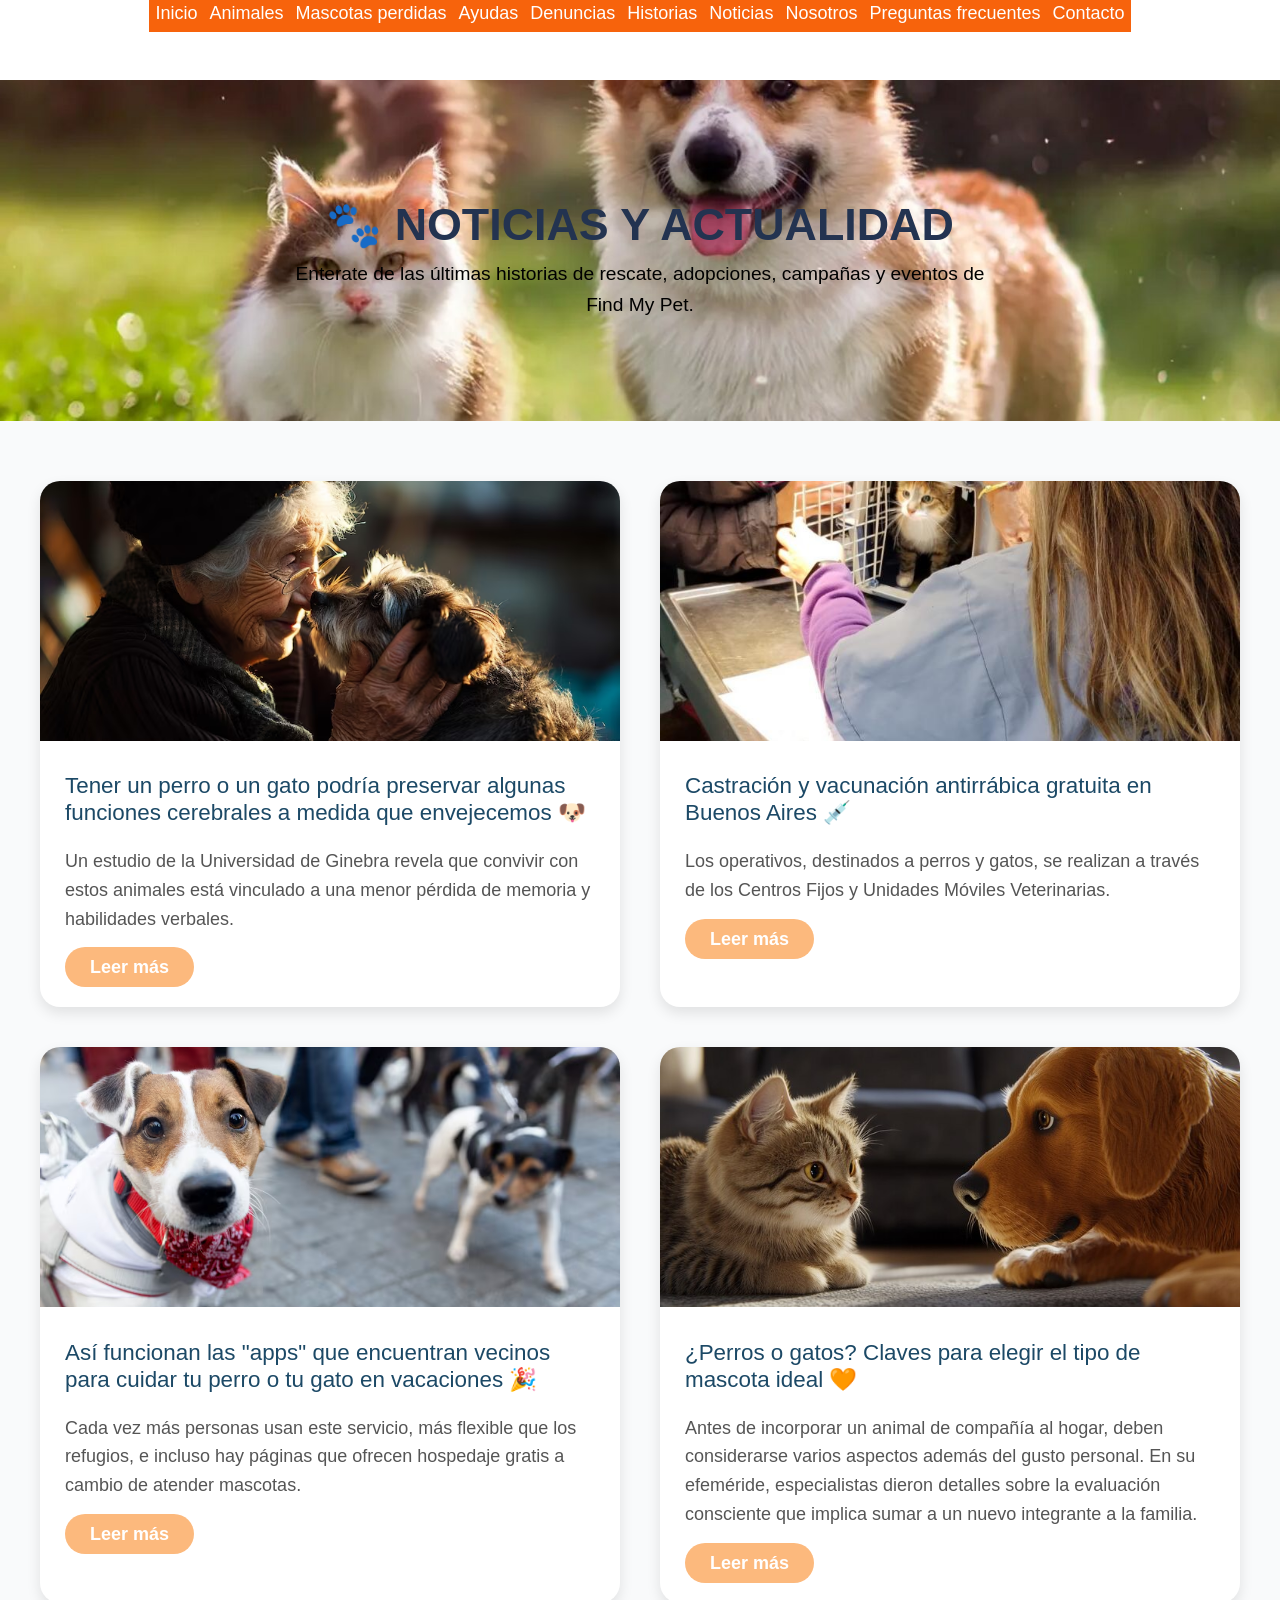
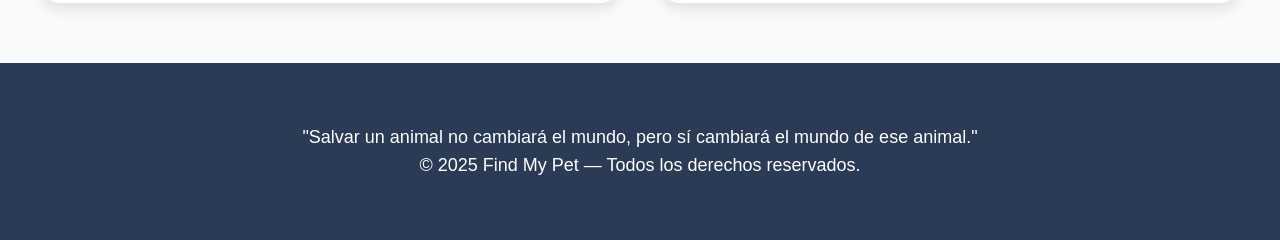
<file: noticias.html>
<!DOCTYPE html>
<html lang="es">
<head>
  <meta charset="UTF-8">
  <meta name="viewport" content="width=device-width, initial-scale=1.0">
  <meta name="description" content="Enterate de las últimas noticias sobre rescates, adopciones y eventos de Find My Pet.">
  <title>Noticias - Find My Pet</title>

  <!-- CSS -->
  <link rel="stylesheet" href="css/nicepage.css">
  <link rel="stylesheet" href="css/noticias.css">
  <link rel="icon" type="image/ico" href="images/favicon.ico">
</head>

<body class="u-body u-xl-mode" data-lang="es">

  <!-- HEADER -->
  <header class="u-clearfix u-header" id="header">
  <div class="u-clearfix u-sheet u-sheet-1">
    <a href="index.html" class="u-image u-logo"></a>

<!-- NAVEGACIÓN PRINCIPAL -->
      <nav class="u-menu u-menu-one-level u-offcanvas u-menu-1" role="navigation" aria-label="Menú principal">
        <div class="menu-collapse" style="font-size: 1.125rem;">
          <a class="u-button-style u-custom-color u-hamburger-link u-nav-link" href="#" aria-label="Abrir menú" aria-controls="menu">
            <svg class="u-svg-link" viewBox="0 0 24 24">
              <use xlink:href="#menu-hamburger"></use>
            </svg>
            <svg class="u-svg-content" id="menu-hamburger" viewBox="0 0 16 16">
              <rect y="1" width="16" height="2"></rect>
              <rect y="7" width="16" height="2"></rect>
              <rect y="13" width="16" height="2"></rect>
            </svg>
          </a>
        </div>

      <!-- MENÚ PRINCIPAL -->
        <div class="u-custom-menu u-nav-container">
          <ul class="u-custom-font u-heading-font u-nav u-unstyled u-nav-1" role="menubar">
            <li role="none" class="u-nav-item"><a role="menuitem" class="u-button-style u-custom-color-1 u-nav-link u-text-active-palette-1-base u-text-hover-palette-4-base" href="index.html" style="padding: 10px 6px;">Inicio</a>
            </li><li role="none" class="u-nav-item"><a role="menuitem" class="u-button-style u-custom-color-1 u-nav-link u-text-active-palette-1-base u-text-hover-palette-4-base" href="adopciones.html" style="padding: 10px 6px;">Animales</a>
            </li><li role="none" class="u-nav-item"><a role="menuitem" class="u-button-style u-custom-color-1 u-nav-link u-text-active-palette-1-base u-text-hover-palette-4-base" href="perdidas.html" style="padding: 10px 6px;">Mascotas perdidas</a>
            </li><li role="none" class="u-nav-item"><a role="menuitem" class="u-button-style u-custom-color-1 u-nav-link u-text-active-palette-1-base u-text-hover-palette-4-base" href="ayuda.html" style="padding: 10px 6px;">Ayudas</a>
            </li><li role="none" class="u-nav-item"><a role="menuitem" class="u-button-style u-custom-color-1 u-nav-link u-text-active-palette-1-base u-text-hover-palette-4-base" href="denuncias.html" style="padding: 10px 6px;">Denuncias</a>
            </li><li role="none" class="u-nav-item"><a role="menuitem" class="u-button-style u-custom-color-1 u-nav-link u-text-active-palette-1-base u-text-hover-palette-4-base" href="historias.html" style="padding: 10px 6px;">Historias</a>
            </li><li role="none" class="u-nav-item"><a role="menuitem" class="u-button-style u-custom-color-1 u-nav-link u-text-active-palette-1-base u-text-hover-palette-4-base" href="noticias.html" style="padding: 10px 6px;">Noticias</a>
            </li><li role="none" class="u-nav-item"><a role="menuitem" class="u-button-style u-custom-color-1 u-nav-link u-text-active-palette-1-base u-text-hover-palette-4-base" href="quienes-somos.html" style="padding: 10px 6px;">Nosotros</a>
            </li><li role="none" class="u-nav-item"><a role="menuitem" class="u-button-style u-custom-color-1 u-nav-link u-text-active-palette-1-base u-text-hover-palette-4-base" href="faq.html" style="padding: 10px 6px;">Preguntas frecuentes</a>
            </li><li role="none" class="u-nav-item"><a role="menuitem" class="u-button-style u-custom-color-1 u-nav-link u-text-active-palette-1-base u-text-hover-palette-4-base" href="Contacto.html" style="padding: 10px 6px;">Contacto</a>
          </li></ul>
        </div>
      <div class="u-custom-menu u-nav-container-collapse" id="25de" role="region" aria-label="Menu panel">
            <div class="u-container-style u-custom-color-1 u-inner-container-layout u-opacity u-opacity-95 u-sidenav">
              <div class="u-inner-container-layout u-sidenav-overflow">
                <div class="u-menu-close" tabindex="-1" aria-label="Close menu"></div>
  
                <ul class="u-align-center u-custom-font u-heading-font u-nav u-popupmenu-items u-spacing-1 u-unstyled u-nav-2" role="menubar"><li role="none" class="u-nav-item"><a role="menuitem" class="u-button-style u-nav-link" href="index.html">Inicio</a>
</li><li role="none" class="u-nav-item"><a role="menuitem" class="u-button-style u-nav-link" href="adopciones.html">Animales</a>
</li><li role="none" class="u-nav-item"><a role="menuitem" class="u-button-style u-nav-link" href="perdidas.html">Mascotas perdidas</a>
</li><li role="none" class="u-nav-item"><a role="menuitem" class="u-button-style u-nav-link" href="ayuda.html">Ayudas</a>
</li><li role="none" class="u-nav-item"><a role="menuitem" class="u-button-style u-nav-link" href="denuncias.html">Denuncias</a>
</li><li role="none" class="u-nav-item"><a role="menuitem" class="u-button-style u-nav-link" href="historias.html">Historias</a>
</li><li role="none" class="u-nav-item"><a role="menuitem" class="u-button-style u-nav-link" href="noticias.html">Noticias</a>
</li><li role="none" class="u-nav-item"><a role="menuitem" class="u-button-style u-nav-link" href="quienes-somos.html">Nosotros</a>
</li><li role="none" class="u-nav-item"><a role="menuitem" class="u-button-style u-nav-link" href="faq.html">Preguntas frecuentes</a>
</li><li role="none" class="u-nav-item"><a role="menuitem" class="u-button-style u-nav-link" href="Contacto.html">Contacto</a>
</li></ul>
              </div>
            </div>
            <div class="u-grey-70 u-menu-overlay u-opacity u-opacity-70"></div>
          </div>
        </nav>
      </div></header>

  <!-- HERO -->
  <section class="u-section-hero">
    <div class="u-container">
      <h1>🐾 Noticias y Actualidad</h1>
      <p>Enterate de las últimas historias de rescate, adopciones, campañas y eventos de Find My Pet.</p>
    </div>
  </section>

 <!-- SECCIÓN NOTICIAS -->
<section class="u-section-noticias">
  <div class="u-container">
    <div class="news-grid">

      <!-- Noticia 1 -->
      <article class="news-card">
        <img src="images/noticia1.avif" alt="Beneficios de tener mascota">
        <div class="news-content">
          <h3>Tener un perro o un gato podría preservar algunas funciones cerebrales a medida que envejecemos 🐶</h3>
          <p>Un estudio de la Universidad de Ginebra revela que convivir con estos animales está vinculado a una menor pérdida de memoria y habilidades verbales.</p>
          <a href="noticia1.html" class="u-btn-leer">Leer más</a>
        </div>
      </article>

      <!-- Noticia 2 -->
      <article class="news-card">
        <img src="images/noticia2.jpg" alt="Campaña de castración y vacunación">
        <div class="news-content">
          <h3>Castración y vacunación antirrábica gratuita en Buenos Aires 💉</h3>
          <p>Los operativos, destinados a perros y gatos, se realizan a través de los Centros Fijos y Unidades Móviles Veterinarias.</p>
          <a href="noticia2.html" class="u-btn-leer">Leer más</a>
        </div>
      </article>

      <!-- Noticia 3 -->
      <article class="news-card">
        <img src="images/noticia3.avif" alt="Apps para cuidar mascotas">
        <div class="news-content">
          <h3>Así funcionan las "apps" que encuentran vecinos para cuidar tu perro o tu gato en vacaciones 🎉</h3>
          <p>Cada vez más personas usan este servicio, más flexible que los refugios, e incluso hay páginas que ofrecen hospedaje gratis a cambio de atender mascotas.</p>
          <a href="noticia3.html" class="u-btn-leer">Leer más</a>
        </div>
      </article>

      <!-- Noticia 4 -->
      <article class="news-card">
        <img src="images/noticia4.jpg" alt="Claves para elegir mascota">
        <div class="news-content">
          <h3>¿Perros o gatos? Claves para elegir el tipo de mascota ideal 🧡</h3>
          <p>Antes de incorporar un animal de compañía al hogar, deben considerarse varios aspectos además del gusto personal. En su efeméride, especialistas dieron detalles sobre la evaluación consciente que implica sumar a un nuevo integrante a la familia.</p>
          <a href="noticia4.html" class="u-btn-leer">Leer más</a>
        </div>
      </article>

    </div>
  </div>
</section>

  <!-- FOOTER -->
  <footer class="u-footer">
    <p>"Salvar un animal no cambiará el mundo, pero sí cambiará el mundo de ese animal."<br>© 2025 Find My Pet — Todos los derechos reservados.</p>
  </footer>

  <!-- JS para los modales -->
  <script>
    const modals = document.querySelectorAll('.modal');
    const buttons = document.querySelectorAll('.u-btn-leer');
    const closes = document.querySelectorAll('.close');

    buttons.forEach(btn => {
      btn.addEventListener('click', () => {
        const modalId = btn.getAttribute('data-modal');
        document.getElementById(modalId).style.display = 'block';
      });
    });

    closes.forEach(close => {
      close.addEventListener('click', () => {
        modals.forEach(m => m.style.display = 'none');
      });
    });

    window.onclick = (event) => {
      modals.forEach(m => {
        if (event.target === m) m.style.display = 'none';
      });
    };
  </script>

</body>
</html>
</file>
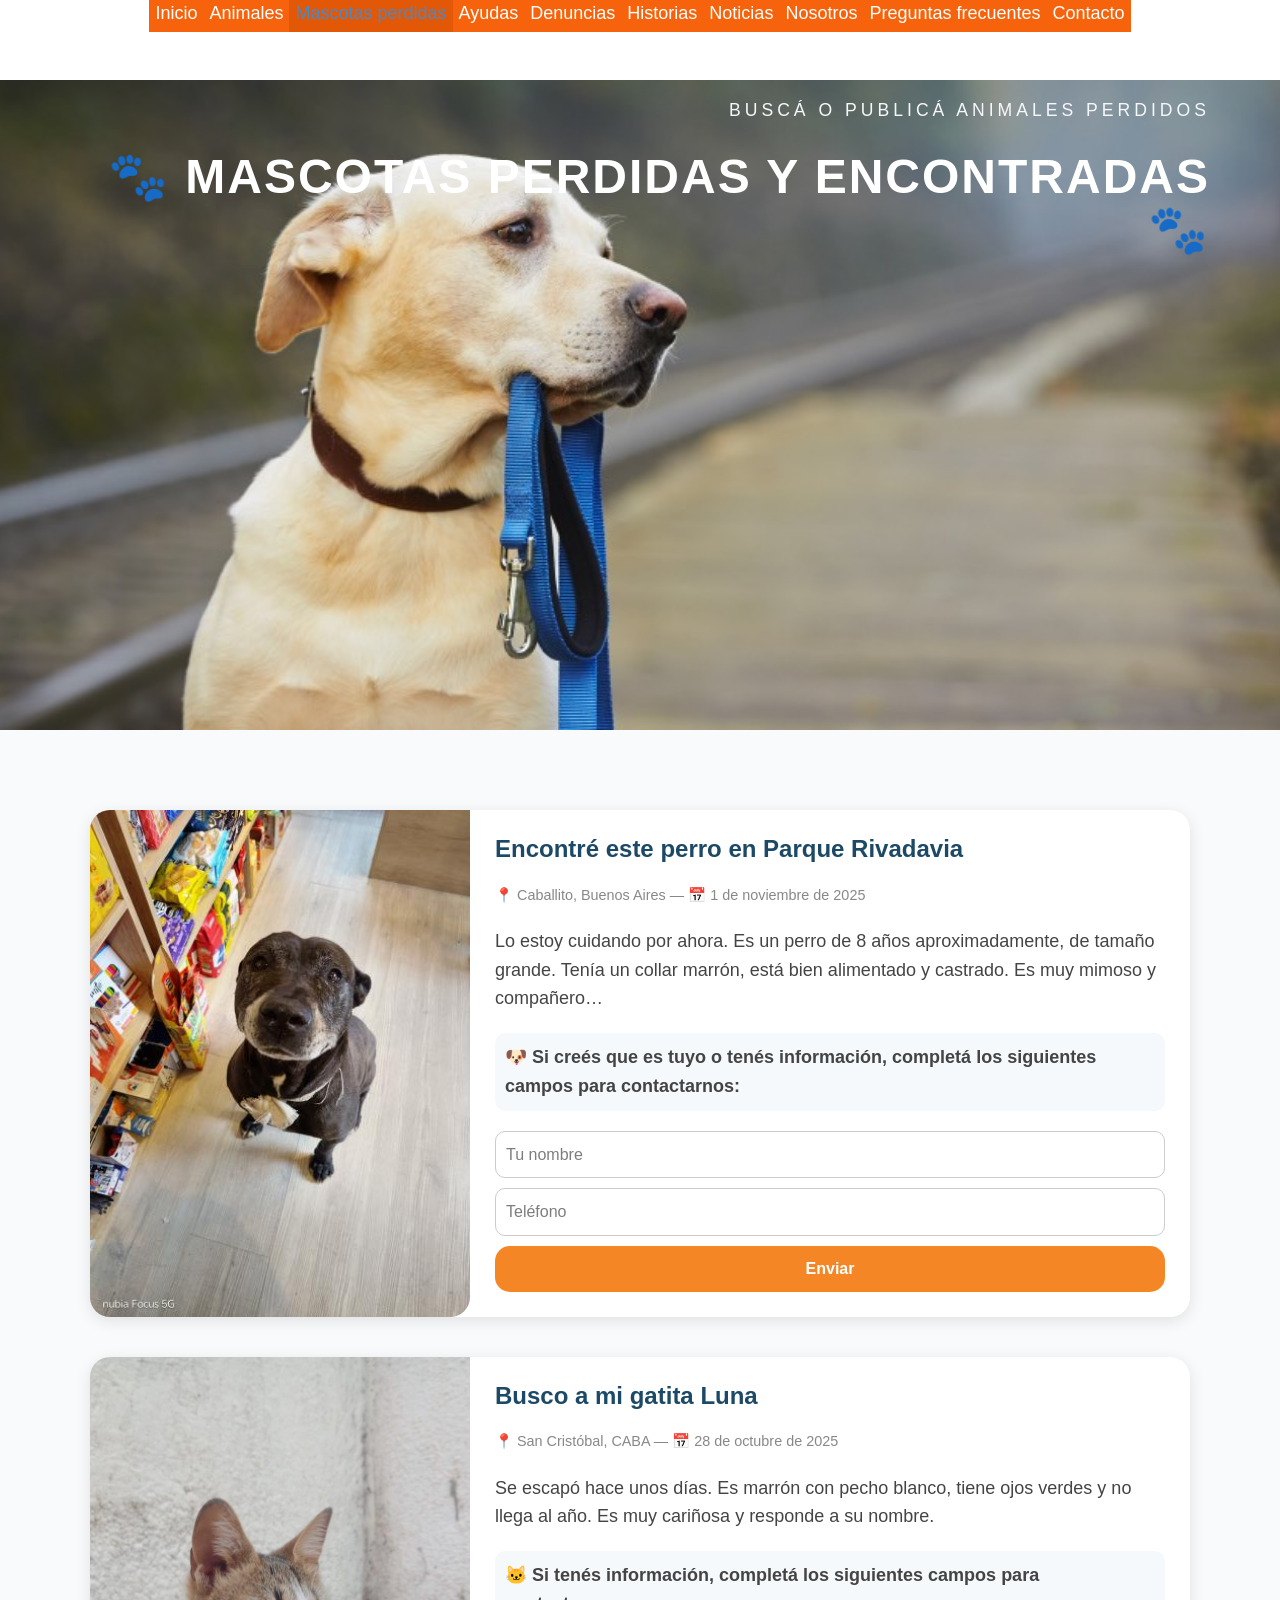
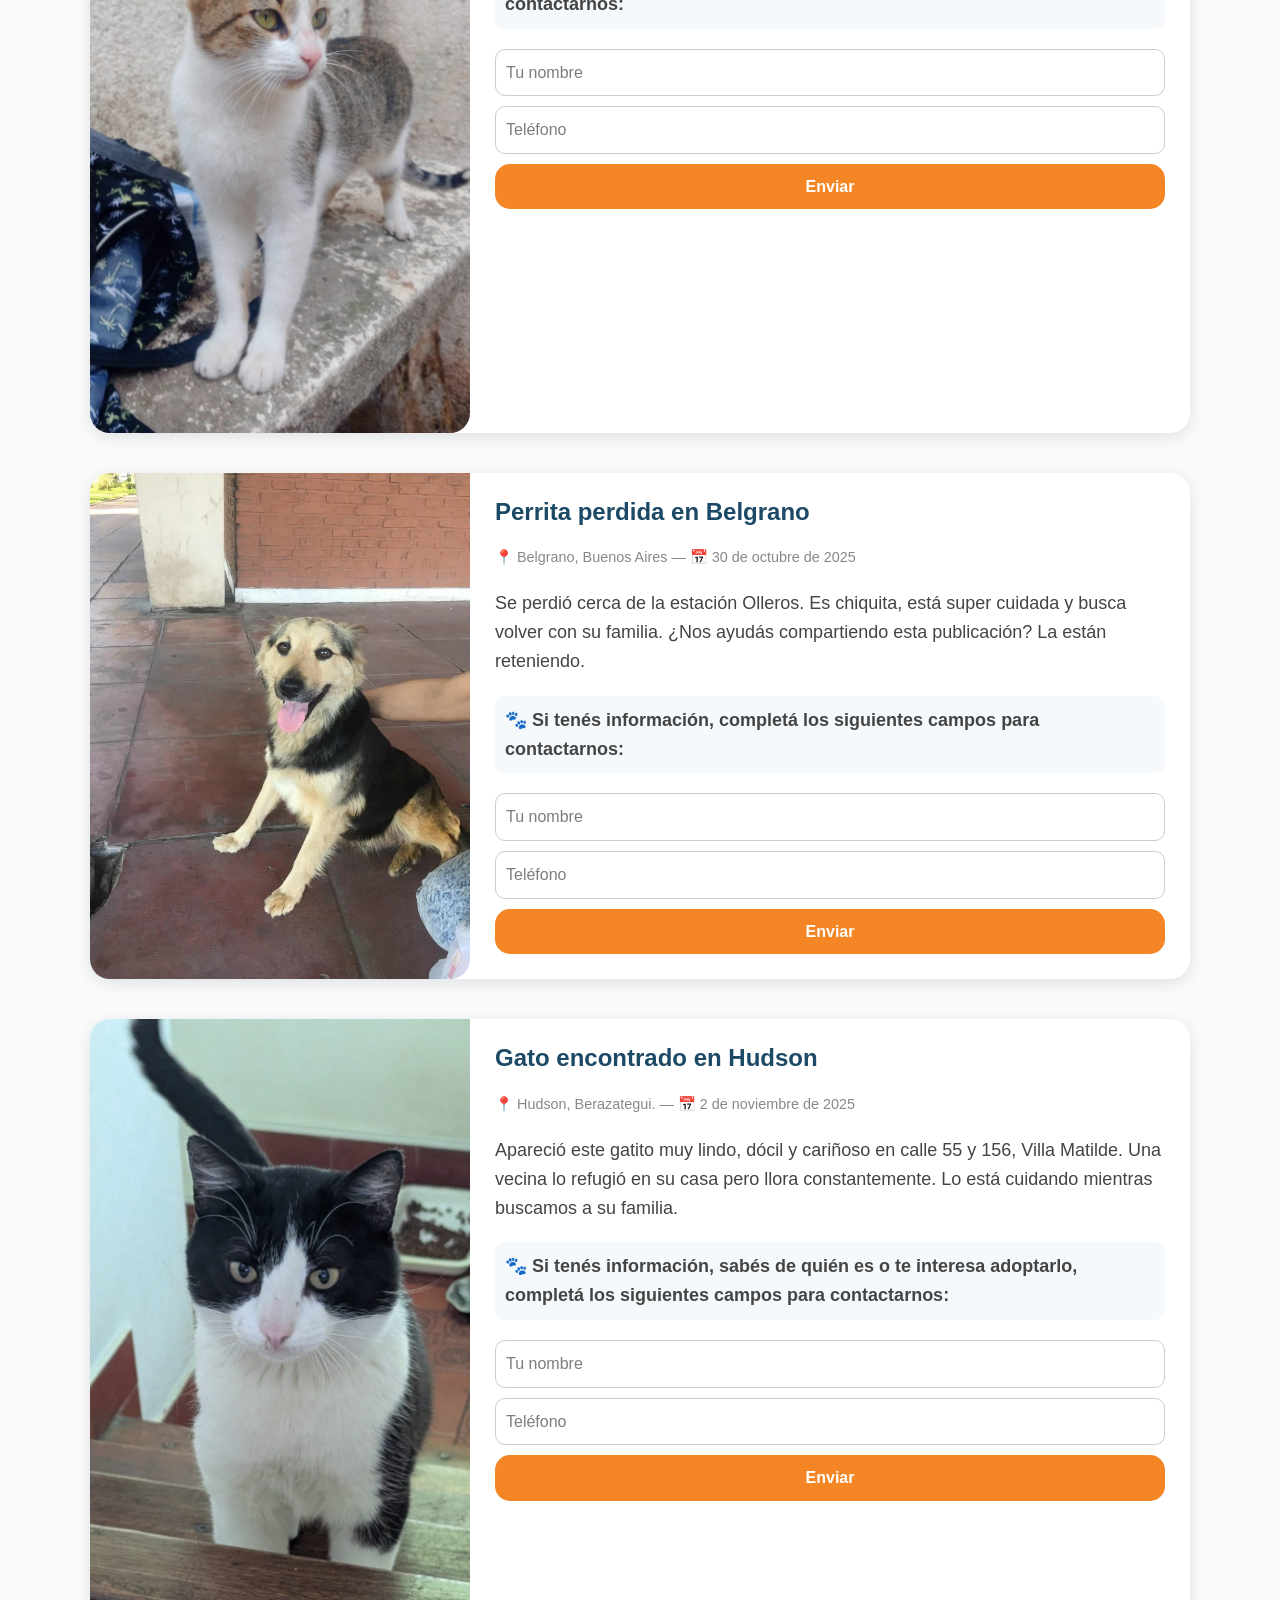
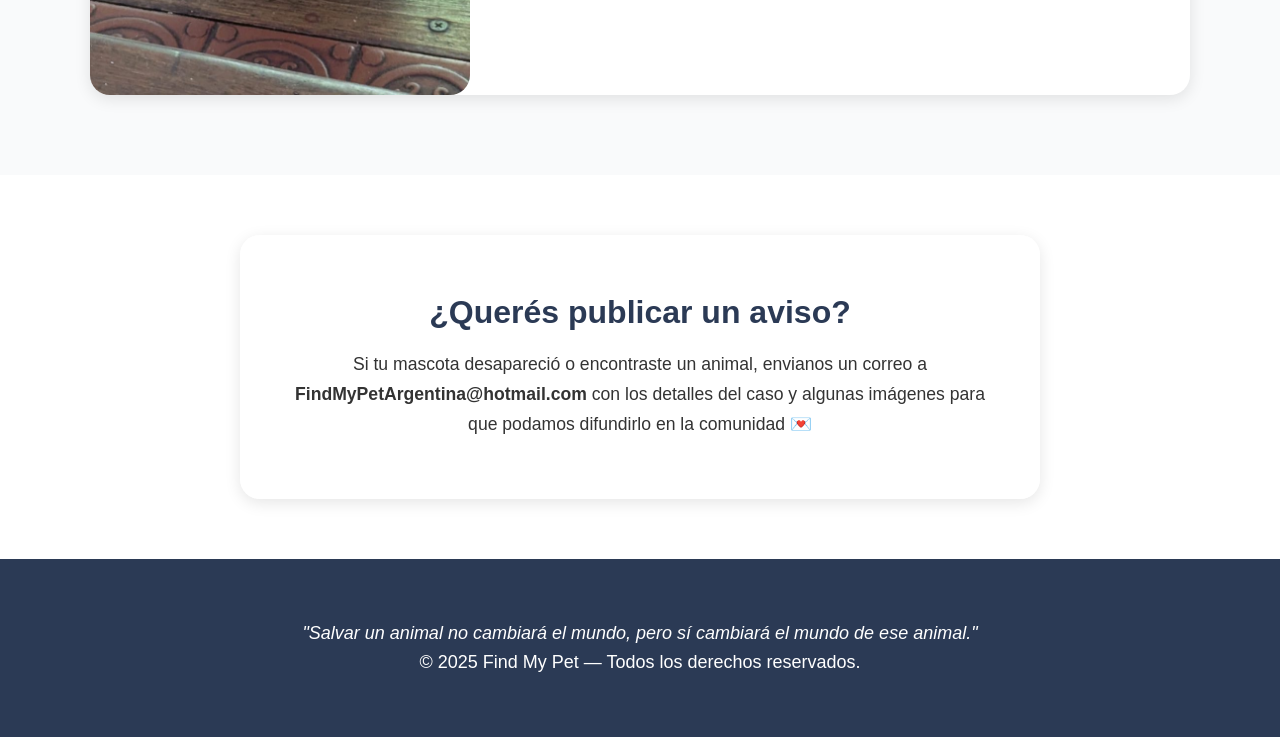
<file: perdidas.html>
<!DOCTYPE html>
<html lang="es">
<head>

  <meta charset="UTF-8">
  <meta name="viewport" content="width=device-width, initial-scale=1.0">
  <title>Perdidos y Encontrados - Find My Pet</title>

  <!-- CSS -->
  <link rel="stylesheet" href="css/nicepage.css">
  <link rel="stylesheet" href="css/perdidas.css">
  <link rel="icon" href="images/favicon.ico" type="image/ico">

  <!-- JS -->
  <script src="js/jquery.js" defer></script>
  <script src="js/nicepage.js" defer></script>
</head>

<body class="u-body u-xl-mode" data-lang="es">

  
  <!-- ================= HEADER ================= -->
  <header class="u-clearfix u-header" id="header">
  <div class="u-clearfix u-sheet u-sheet-1">
    <a href="index.html" class="u-image u-logo"></a>

      <!-- Navegación principal -->
      <nav class="u-menu u-menu-one-level u-offcanvas u-menu-1" role="navigation" aria-label="Menú principal">
        <div class="menu-collapse" style="font-size: 1.125rem;">
          <a class="u-button-style u-custom-color u-hamburger-link u-nav-link" href="#" aria-label="Abrir menú" aria-controls="menu">
            <svg class="u-svg-link" viewBox="0 0 24 24">
              <use xlink:href="#menu-hamburger"></use>
            </svg>
            <svg class="u-svg-content" id="menu-hamburger" viewBox="0 0 16 16">
              <rect y="1" width="16" height="2"></rect>
              <rect y="7" width="16" height="2"></rect>
              <rect y="13" width="16" height="2"></rect>
            </svg>
          </a>
        </div>

        <!-- Menú principal -->
        <div class="u-custom-menu u-nav-container">
          <ul class="u-custom-font u-heading-font u-nav u-unstyled u-nav-1" role="menubar">
            <li role="none" class="u-nav-item"><a role="menuitem" class="u-button-style u-custom-color-1 u-nav-link u-text-active-palette-1-base u-text-hover-palette-4-base" href="index.html" style="padding: 10px 6px;">Inicio</a>
            </li><li role="none" class="u-nav-item"><a role="menuitem" class="u-button-style u-custom-color-1 u-nav-link u-text-active-palette-1-base u-text-hover-palette-4-base" href="adopciones.html" style="padding: 10px 6px;">Animales</a>
            </li><li role="none" class="u-nav-item"><a role="menuitem" class="u-button-style u-custom-color-1 u-nav-link u-text-active-palette-1-base u-text-hover-palette-4-base" href="perdidas.html" style="padding: 10px 6px;">Mascotas perdidas</a>
            </li><li role="none" class="u-nav-item"><a role="menuitem" class="u-button-style u-custom-color-1 u-nav-link u-text-active-palette-1-base u-text-hover-palette-4-base" href="ayuda.html" style="padding: 10px 6px;">Ayudas</a>
            </li><li role="none" class="u-nav-item"><a role="menuitem" class="u-button-style u-custom-color-1 u-nav-link u-text-active-palette-1-base u-text-hover-palette-4-base" href="denuncias.html" style="padding: 10px 6px;">Denuncias</a>
            </li><li role="none" class="u-nav-item"><a role="menuitem" class="u-button-style u-custom-color-1 u-nav-link u-text-active-palette-1-base u-text-hover-palette-4-base" href="historias.html" style="padding: 10px 6px;">Historias</a>
            </li><li role="none" class="u-nav-item"><a role="menuitem" class="u-button-style u-custom-color-1 u-nav-link u-text-active-palette-1-base u-text-hover-palette-4-base" href="noticias.html" style="padding: 10px 6px;">Noticias</a>
            </li><li role="none" class="u-nav-item"><a role="menuitem" class="u-button-style u-custom-color-1 u-nav-link u-text-active-palette-1-base u-text-hover-palette-4-base" href="quienes-somos.html" style="padding: 10px 6px;">Nosotros</a>
            </li><li role="none" class="u-nav-item"><a role="menuitem" class="u-button-style u-custom-color-1 u-nav-link u-text-active-palette-1-base u-text-hover-palette-4-base" href="faq.html" style="padding: 10px 6px;">Preguntas frecuentes</a>
            </li><li role="none" class="u-nav-item"><a role="menuitem" class="u-button-style u-custom-color-1 u-nav-link u-text-active-palette-1-base u-text-hover-palette-4-base" href="Contacto.html" style="padding: 10px 6px;">Contacto</a>
          </li></ul>
        </div>
      <div class="u-custom-menu u-nav-container-collapse" id="25de" role="region" aria-label="Menu panel">
            <div class="u-container-style u-custom-color-1 u-inner-container-layout u-opacity u-opacity-95 u-sidenav">
              <div class="u-inner-container-layout u-sidenav-overflow">
                <div class="u-menu-close" tabindex="-1" aria-label="Close menu"></div>
  
                <ul class="u-align-center u-custom-font u-heading-font u-nav u-popupmenu-items u-spacing-1 u-unstyled u-nav-2" role="menubar"><li role="none" class="u-nav-item"><a role="menuitem" class="u-button-style u-nav-link" href="index.html">Inicio</a>
</li><li role="none" class="u-nav-item"><a role="menuitem" class="u-button-style u-nav-link" href="adopciones.html">Animales</a>
</li><li role="none" class="u-nav-item"><a role="menuitem" class="u-button-style u-nav-link" href="perdidas.html">Mascotas perdidas</a>
</li><li role="none" class="u-nav-item"><a role="menuitem" class="u-button-style u-nav-link" href="ayuda.html">Ayudas</a>
</li><li role="none" class="u-nav-item"><a role="menuitem" class="u-button-style u-nav-link" href="denuncias.html">Denuncias</a>
</li><li role="none" class="u-nav-item"><a role="menuitem" class="u-button-style u-nav-link" href="historias.html">Historias</a>
</li><li role="none" class="u-nav-item"><a role="menuitem" class="u-button-style u-nav-link" href="noticias.html">Noticias</a>
</li><li role="none" class="u-nav-item"><a role="menuitem" class="u-button-style u-nav-link" href="quienes-somos.html">Nosotros</a>
</li><li role="none" class="u-nav-item"><a role="menuitem" class="u-button-style u-nav-link" href="faq.html">Preguntas frecuentes</a>
</li><li role="none" class="u-nav-item"><a role="menuitem" class="u-button-style u-nav-link" href="Contacto.html">Contacto</a>
</li></ul>
              </div>
            </div>
            <div class="u-grey-70 u-menu-overlay u-opacity u-opacity-70"></div>
          </div>
        </nav>
      </div></header>

      <!-- ================= MAIN ================= -->
       <main>

    <!-- ===== HERO ===== -->
<section class="u-align-right u-clearfix u-image u-section-1-perdidas" id="sec-perdidas" data-image-width="1280" data-image-height="853">
  <div class="u-clearfix u-sheet u-sheet-1">
    <h5 class="u-text u-text-palette-5-light-3 u-text-1">Buscá o publicá animales perdidos</h5>
    <h1 class="u-align-right u-text u-text-body-alt-color u-text-2">🐾 Mascotas Perdidas y Encontradas 🐾</h1>
  </div>
</section>


  <!-- AVISOS -->
  <main class="lost-section">
    <div class="lost-container">

      <!-- Aviso 1 -->
      <article class="lost-card">
        <img src="images/perro.jpg" alt="Perro con collar marrón">
        <div class="lost-info">
          <h3>Encontré este perro en Parque Rivadavia</h3>
          <p class="meta">📍 Caballito, Buenos Aires — 📅 1 de noviembre de 2025</p>
          <p>Lo estoy cuidando por ahora. Es un perro de 8 años aproximadamente, de tamaño grande. Tenía un collar marrón, está bien alimentado y castrado. Es muy mimoso y compañero…</p>

          <p class="info-text">🐶 Si  creés que es tuyo o tenés información, completá los siguientes campos para contactarnos:</p>
          <form class="info-form">
            <input type="text" placeholder="Tu nombre" required>
            <input type="text" placeholder="Teléfono" required>
            <button type="submit" class="info-btn">Enviar</button>
          </form>
        </div>
      </article>

      <!-- Aviso 2 -->
      <article class="lost-card">
        <img src="images/gata.jpg" alt="Gatita marrón perdida">
        <div class="lost-info">
          <h3>Busco a mi gatita Luna</h3>
          <p class="meta">📍 San Cristóbal, CABA — 📅 28 de octubre de 2025</p>
          <p>Se escapó hace unos días. Es marrón con pecho blanco, tiene ojos verdes y no llega al año. Es muy cariñosa y responde a su nombre.</p>

          <p class="info-text">🐱 Si tenés información, completá los siguientes campos para contactarnos:</p>
          <form class="info-form">
            <input type="text" placeholder="Tu nombre" required>
            <input type="text" placeholder="Teléfono" required>
            <button type="submit" class="info-btn">Enviar</button>
          </form>
        </div>
      </article>

      <!-- Aviso 3 -->
      <article class="lost-card">
        <img src="images/perra.jpg" alt="Perrita perdida en Belgrano">
        <div class="lost-info">
          <h3>Perrita perdida en Belgrano</h3>
          <p class="meta">📍 Belgrano, Buenos Aires — 📅 30 de octubre de 2025</p>
          <p>Se perdió cerca de la estación Olleros. Es chiquita, está super cuidada y busca volver con su familia. ¿Nos ayudás compartiendo esta publicación? La están reteniendo.</p>

          <p class="info-text">🐾 Si tenés información, completá los siguientes campos para contactarnos:</p>
          <form class="info-form">
            <input type="text" placeholder="Tu nombre" required>
            <input type="text" placeholder="Teléfono" required>
            <button type="submit" class="info-btn">Enviar</button>
          </form>
        </div>
      </article>

      <!-- Aviso 4 -->
      <article class="lost-card">
        <img src="images/gato.jpg" alt="Gato encontrado en Hudson">
        <div class="lost-info">
          <h3>Gato encontrado en Hudson</h3>
          <p class="meta">📍 Hudson, Berazategui. — 📅 2 de noviembre de 2025</p>
          <p>Apareció este gatito muy lindo, dócil y cariñoso en calle 55 y 156, Villa Matilde. Una vecina lo refugió en su casa pero llora constantemente. Lo está cuidando mientras buscamos a su familia.</p>

          <p class="info-text">🐾 Si tenés información, sabés de quién es o te interesa adoptarlo, completá los siguientes campos para contactarnos:</p>
          <form class="info-form">
            <input type="text" placeholder="Tu nombre" required>
            <input type="text" placeholder="Teléfono" required>
            <button type="submit" class="info-btn">Enviar</button>
          </form>
        </div>
      </article>

    </div>
  </main>

  <!-- SECCIÓN PARA PUBLICAR UN AVISO -->
<section class="reportar-section">
  <div class="reportar-container">
    <h2>¿Querés publicar un aviso?</h2>
    <p>Si tu mascota desapareció o encontraste un animal,  
    envianos un correo a <strong>FindMyPetArgentina@hotmail.com</strong> con los detalles del caso y algunas imágenes para que podamos difundirlo en la comunidad 💌</p>
  </div>
</section>


  <!-- FOOTER -->
  <footer>
    <p><em>"Salvar un animal no cambiará el mundo, pero sí cambiará el mundo de ese animal."</em><br>
    © 2025 Find My Pet — Todos los derechos reservados.</p>
  </footer>

</body>
</html>
</file>
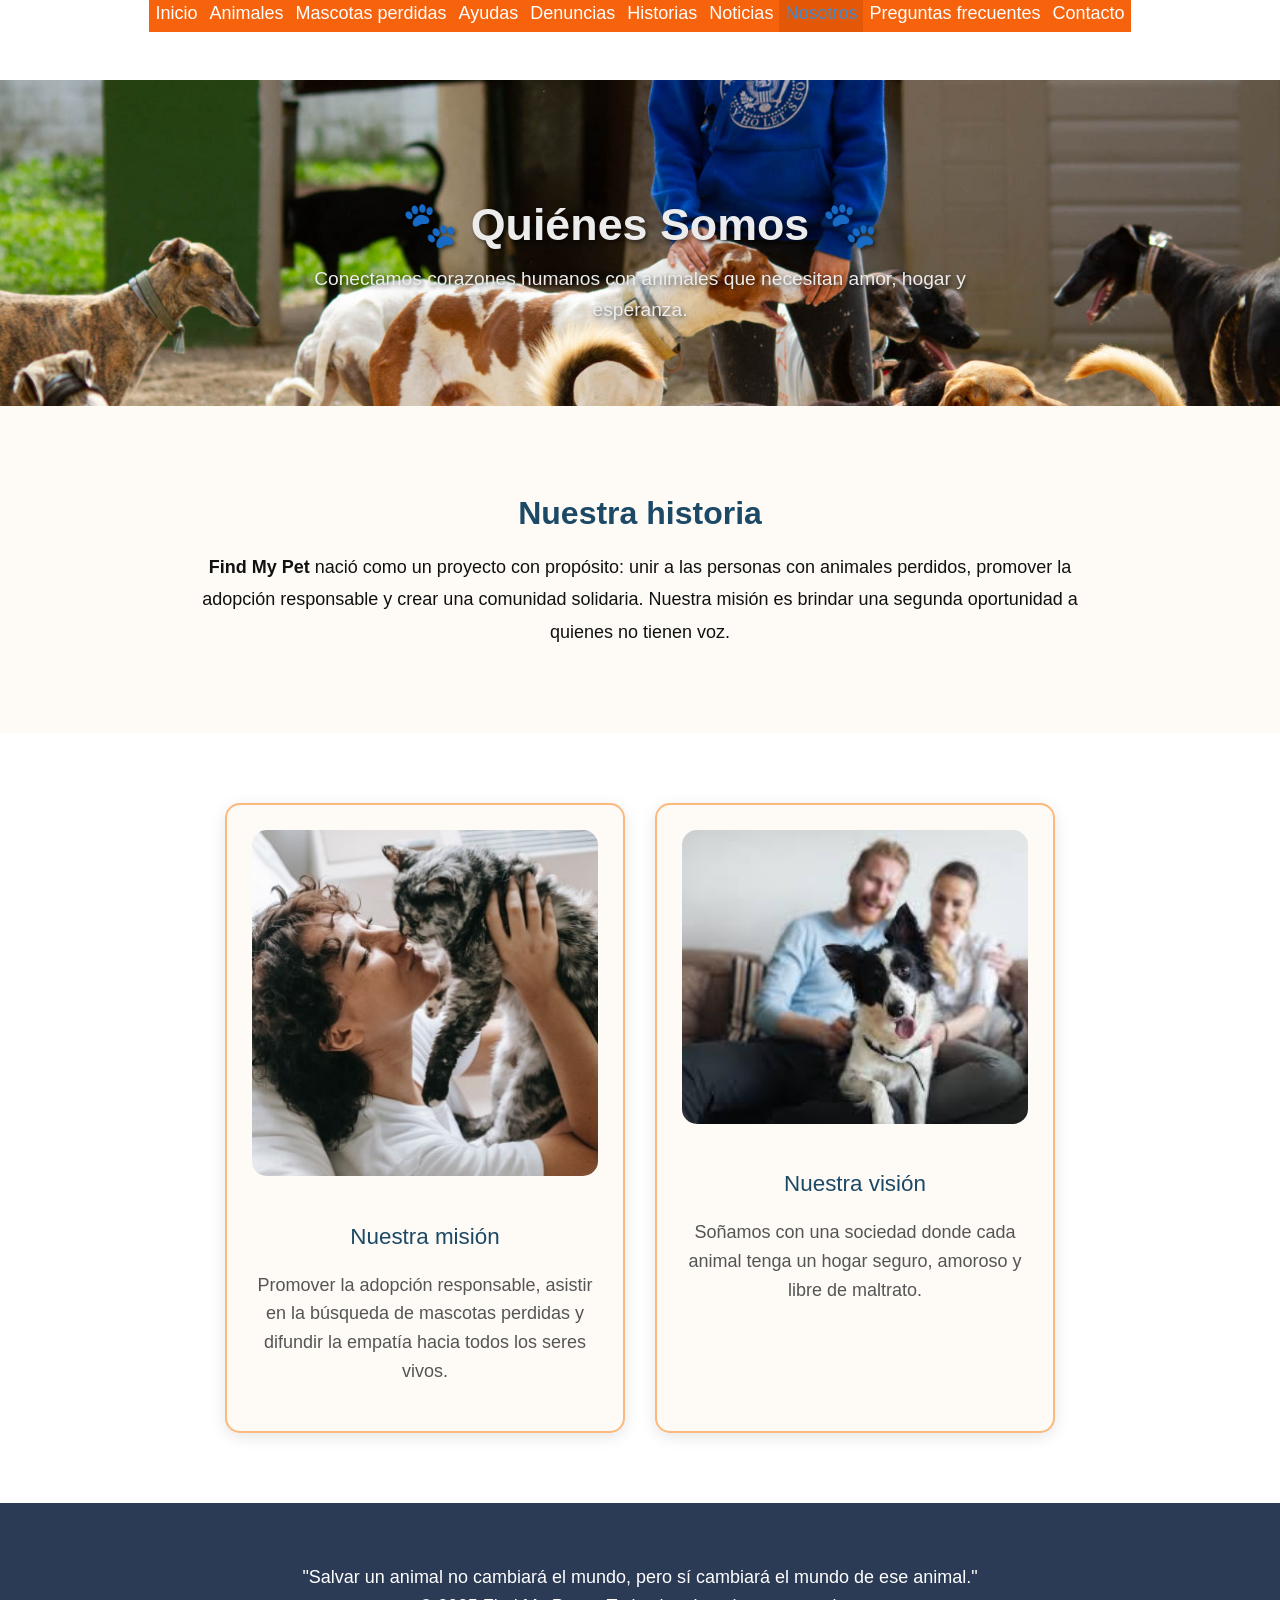
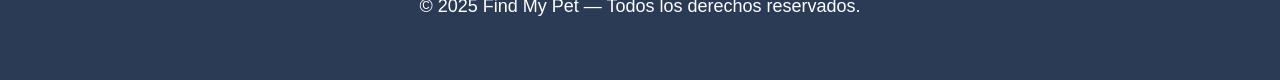
<file: quienes-somos.html>
<!DOCTYPE html>
<html lang="es">
<head>
  <meta charset="UTF-8">
  <meta name="viewport" content="width=device-width, initial-scale=1.0">
  <meta name="description" content="Denunciá casos de maltrato o abandono animal. Información sobre la Ley 14.346 y cómo actuar.">
  <title>Quiénes somos - Find My Pet</title>

    <!-- CSS -->
  <link rel="stylesheet" href="css/nicepage.css">
  <link rel="stylesheet" href="css/quienes-somos.css">
  <link rel="icon" type="image/ico" href="images/favicon.ico">
 
 <!-- JS -->
  <script src="js/jquery.js" defer></script>
  <script src="js/nicepage.js" defer></script>
</head>

<body class="u-body u-xl-mode" data-lang="es">

  <!-- HEADER -->
  <header class="u-clearfix u-header" id="header">
  <div class="u-clearfix u-sheet u-sheet-1">
    <a href="index.html" class="u-image u-logo"></a>
      
      <!-- NAVEGACIÓN PRINCIPAL -->
      <nav class="u-menu u-menu-one-level u-offcanvas u-menu-1" role="navigation" aria-label="Menú principal">
        <div class="menu-collapse" style="font-size: 1.125rem;">
          <a class="u-button-style u-custom-color u-hamburger-link u-nav-link" href="#" aria-label="Abrir menú" aria-controls="menu">
            <svg class="u-svg-link" viewBox="0 0 24 24">
              <use xlink:href="#menu-hamburger"></use>
            </svg>
            <svg class="u-svg-content" id="menu-hamburger" viewBox="0 0 16 16">
              <rect y="1" width="16" height="2"></rect>
              <rect y="7" width="16" height="2"></rect>
              <rect y="13" width="16" height="2"></rect>
            </svg>
          </a>
        </div>

        <!-- Menú principal -->
        <div class="u-custom-menu u-nav-container">
          <ul class="u-custom-font u-heading-font u-nav u-unstyled u-nav-1" role="menubar">
            <li role="none" class="u-nav-item"><a role="menuitem" class="u-button-style u-custom-color-1 u-nav-link u-text-active-palette-1-base u-text-hover-palette-4-base" href="index.html" style="padding: 10px 6px;">Inicio</a>
            </li><li role="none" class="u-nav-item"><a role="menuitem" class="u-button-style u-custom-color-1 u-nav-link u-text-active-palette-1-base u-text-hover-palette-4-base" href="adopciones.html" style="padding: 10px 6px;">Animales</a>
            </li><li role="none" class="u-nav-item"><a role="menuitem" class="u-button-style u-custom-color-1 u-nav-link u-text-active-palette-1-base u-text-hover-palette-4-base" href="perdidas.html" style="padding: 10px 6px;">Mascotas perdidas</a>
            </li><li role="none" class="u-nav-item"><a role="menuitem" class="u-button-style u-custom-color-1 u-nav-link u-text-active-palette-1-base u-text-hover-palette-4-base" href="ayuda.html" style="padding: 10px 6px;">Ayudas</a>
            </li><li role="none" class="u-nav-item"><a role="menuitem" class="u-button-style u-custom-color-1 u-nav-link u-text-active-palette-1-base u-text-hover-palette-4-base" href="denuncias.html" style="padding: 10px 6px;">Denuncias</a>
            </li><li role="none" class="u-nav-item"><a role="menuitem" class="u-button-style u-custom-color-1 u-nav-link u-text-active-palette-1-base u-text-hover-palette-4-base" href="historias.html" style="padding: 10px 6px;">Historias</a>
            </li><li role="none" class="u-nav-item"><a role="menuitem" class="u-button-style u-custom-color-1 u-nav-link u-text-active-palette-1-base u-text-hover-palette-4-base" href="noticias.html" style="padding: 10px 6px;">Noticias</a>
            </li><li role="none" class="u-nav-item"><a role="menuitem" class="u-button-style u-custom-color-1 u-nav-link u-text-active-palette-1-base u-text-hover-palette-4-base" href="quienes-somos.html" style="padding: 10px 6px;">Nosotros</a>
            </li><li role="none" class="u-nav-item"><a role="menuitem" class="u-button-style u-custom-color-1 u-nav-link u-text-active-palette-1-base u-text-hover-palette-4-base" href="faq.html" style="padding: 10px 6px;">Preguntas frecuentes</a>
            </li><li role="none" class="u-nav-item"><a role="menuitem" class="u-button-style u-custom-color-1 u-nav-link u-text-active-palette-1-base u-text-hover-palette-4-base" href="Contacto.html" style="padding: 10px 6px;">Contacto</a>
          </li></ul>
        </div>
      <div class="u-custom-menu u-nav-container-collapse" id="25de" role="region" aria-label="Menu panel">
            <div class="u-container-style u-custom-color-1 u-inner-container-layout u-opacity u-opacity-95 u-sidenav">
              <div class="u-inner-container-layout u-sidenav-overflow">
                <div class="u-menu-close" tabindex="-1" aria-label="Close menu"></div>
  
                <ul class="u-align-center u-custom-font u-heading-font u-nav u-popupmenu-items u-spacing-1 u-unstyled u-nav-2" role="menubar"><li role="none" class="u-nav-item"><a role="menuitem" class="u-button-style u-nav-link" href="index.html">Inicio</a>
</li><li role="none" class="u-nav-item"><a role="menuitem" class="u-button-style u-nav-link" href="adopciones.html">Animales</a>
</li><li role="none" class="u-nav-item"><a role="menuitem" class="u-button-style u-nav-link" href="perdidas.html">Mascotas perdidas</a>
</li><li role="none" class="u-nav-item"><a role="menuitem" class="u-button-style u-nav-link" href="ayuda.html">Ayudas</a>
</li><li role="none" class="u-nav-item"><a role="menuitem" class="u-button-style u-nav-link" href="denuncias.html">Denuncias</a>
</li><li role="none" class="u-nav-item"><a role="menuitem" class="u-button-style u-nav-link" href="historias.html">Historias</a>
</li><li role="none" class="u-nav-item"><a role="menuitem" class="u-button-style u-nav-link" href="noticias.html">Noticias</a>
</li><li role="none" class="u-nav-item"><a role="menuitem" class="u-button-style u-nav-link" href="quienes-somos.html">Nosotros</a>
</li><li role="none" class="u-nav-item"><a role="menuitem" class="u-button-style u-nav-link" href="faq.html">Preguntas frecuentes</a>
</li><li role="none" class="u-nav-item"><a role="menuitem" class="u-button-style u-nav-link" href="Contacto.html">Contacto</a>
</li></ul>
              </div>
            </div>
            <div class="u-grey-70 u-menu-overlay u-opacity u-opacity-70"></div>
          </div>
        </nav>
      </div></header>

      <!-- ================= MAIN ================= -->
       <main>

  <!-- HERO -->
  <section class="u-section-hero">
    <div class="u-container">
      <h1>🐾 Quiénes Somos 🐾</h1>
      <p>Conectamos corazones humanos con animales que necesitan amor, hogar y esperanza.</p>
    </div>
  </section>

  <!-- NUESTRA HISTORIA -->
  <section class="u-section-historia">
    <div class="u-container">
      <h2>Nuestra historia</h2>
      <p>
        <strong>Find My Pet</strong> nació como un proyecto con propósito: unir a las personas con animales perdidos, promover la adopción responsable y crear una comunidad solidaria.
        Nuestra misión es brindar una segunda oportunidad a quienes no tienen voz.
      </p>
    </div>
  </section>

  <!-- MISIÓN Y VISIÓN -->
  <section class="u-section-mision">
    <div class="u-container">
      <div class="u-cards">
        <div class="u-card">
          <img src="images/gatoduena.jpg" alt="Misión Find My Pet">
          <h3>Nuestra misión</h3>
          <p>Promover la adopción responsable, asistir en la búsqueda de mascotas perdidas y difundir la empatía hacia todos los seres vivos.</p>
        </div>

        <div class="u-card">
          <img src="images/perrodueno.jpg" alt="Visión Find My Pet">
          <h3>Nuestra visión</h3>
          <p>Soñamos con una sociedad donde cada animal tenga un hogar seguro, amoroso y libre de maltrato.</p>
        </div>
      </div>
    </div>
  </section>

  <!-- FRASE FINAL -->
  <footer class="u-footer">
    <p>"Salvar un animal no cambiará el mundo, pero sí cambiará el mundo de ese animal."<br>© 2025 Find My Pet — Todos los derechos reservados.</p>
  </footer>
</body>
</html>
</file>
